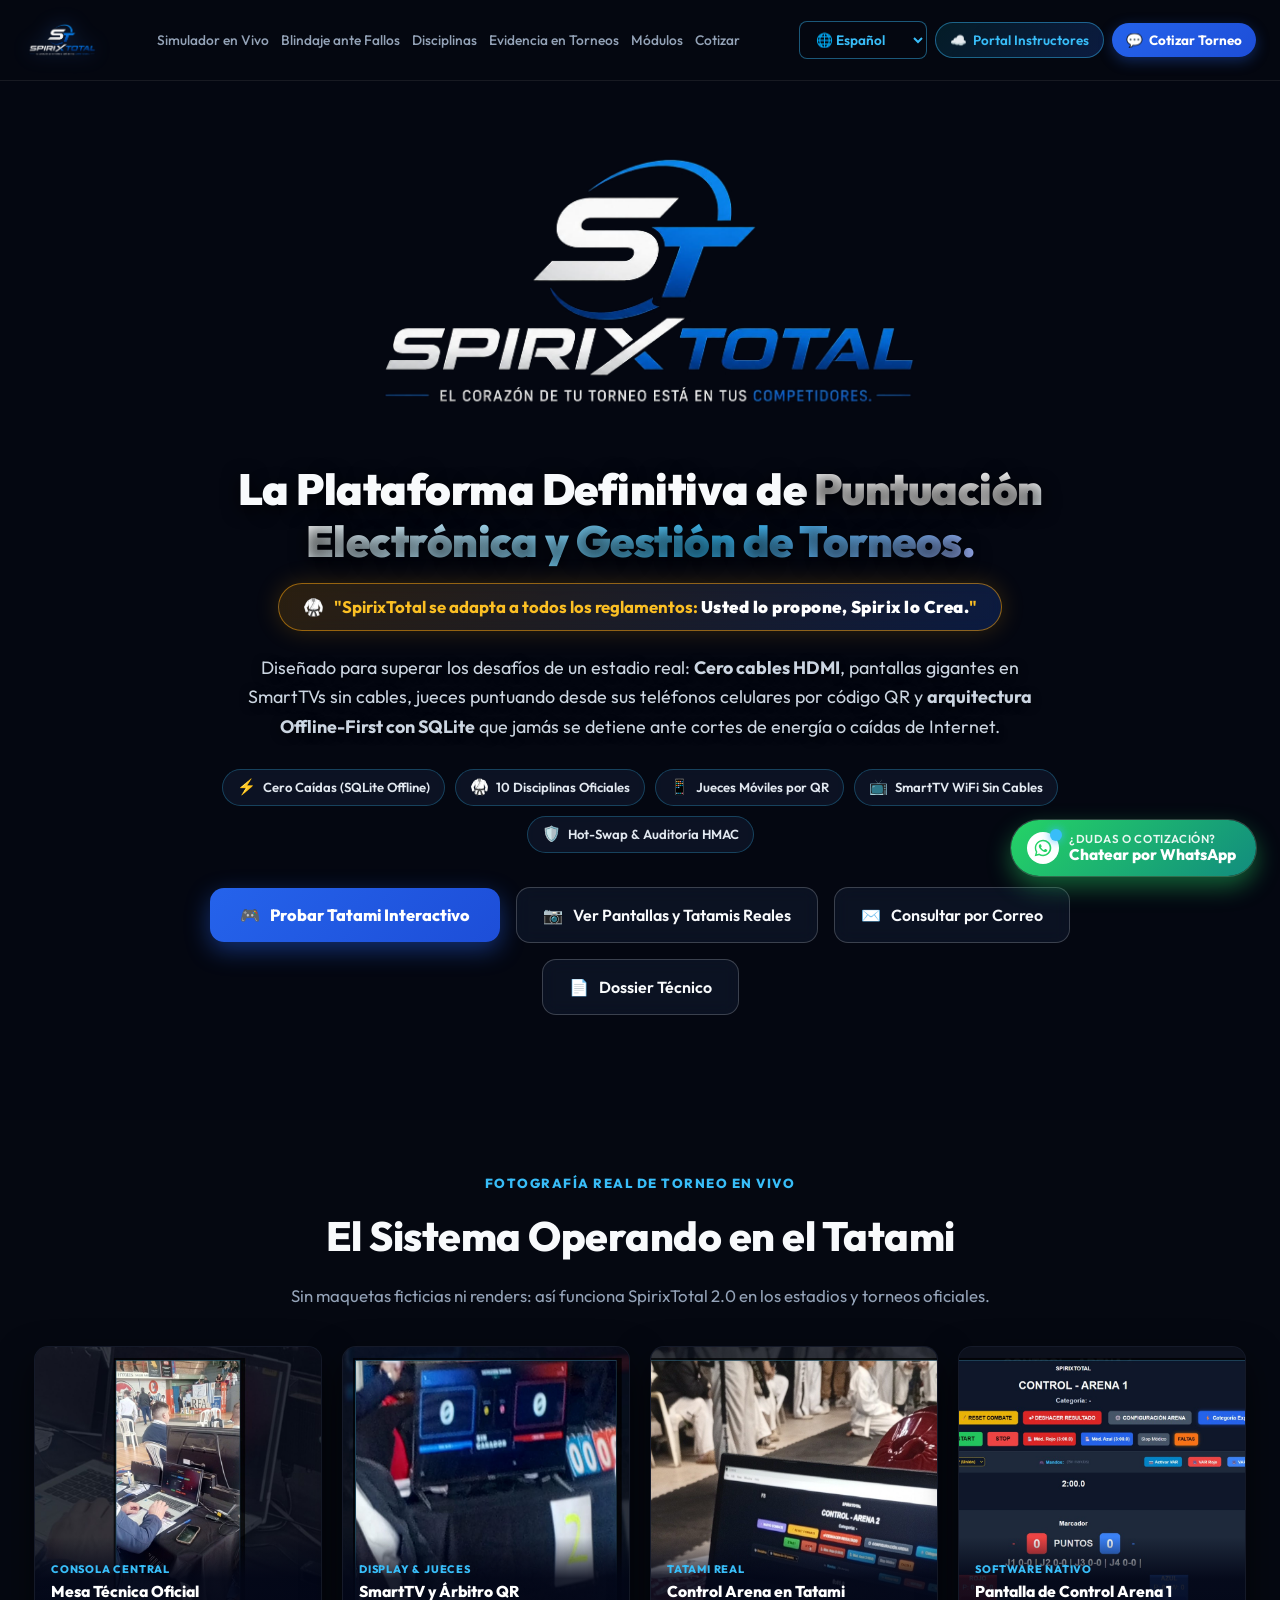
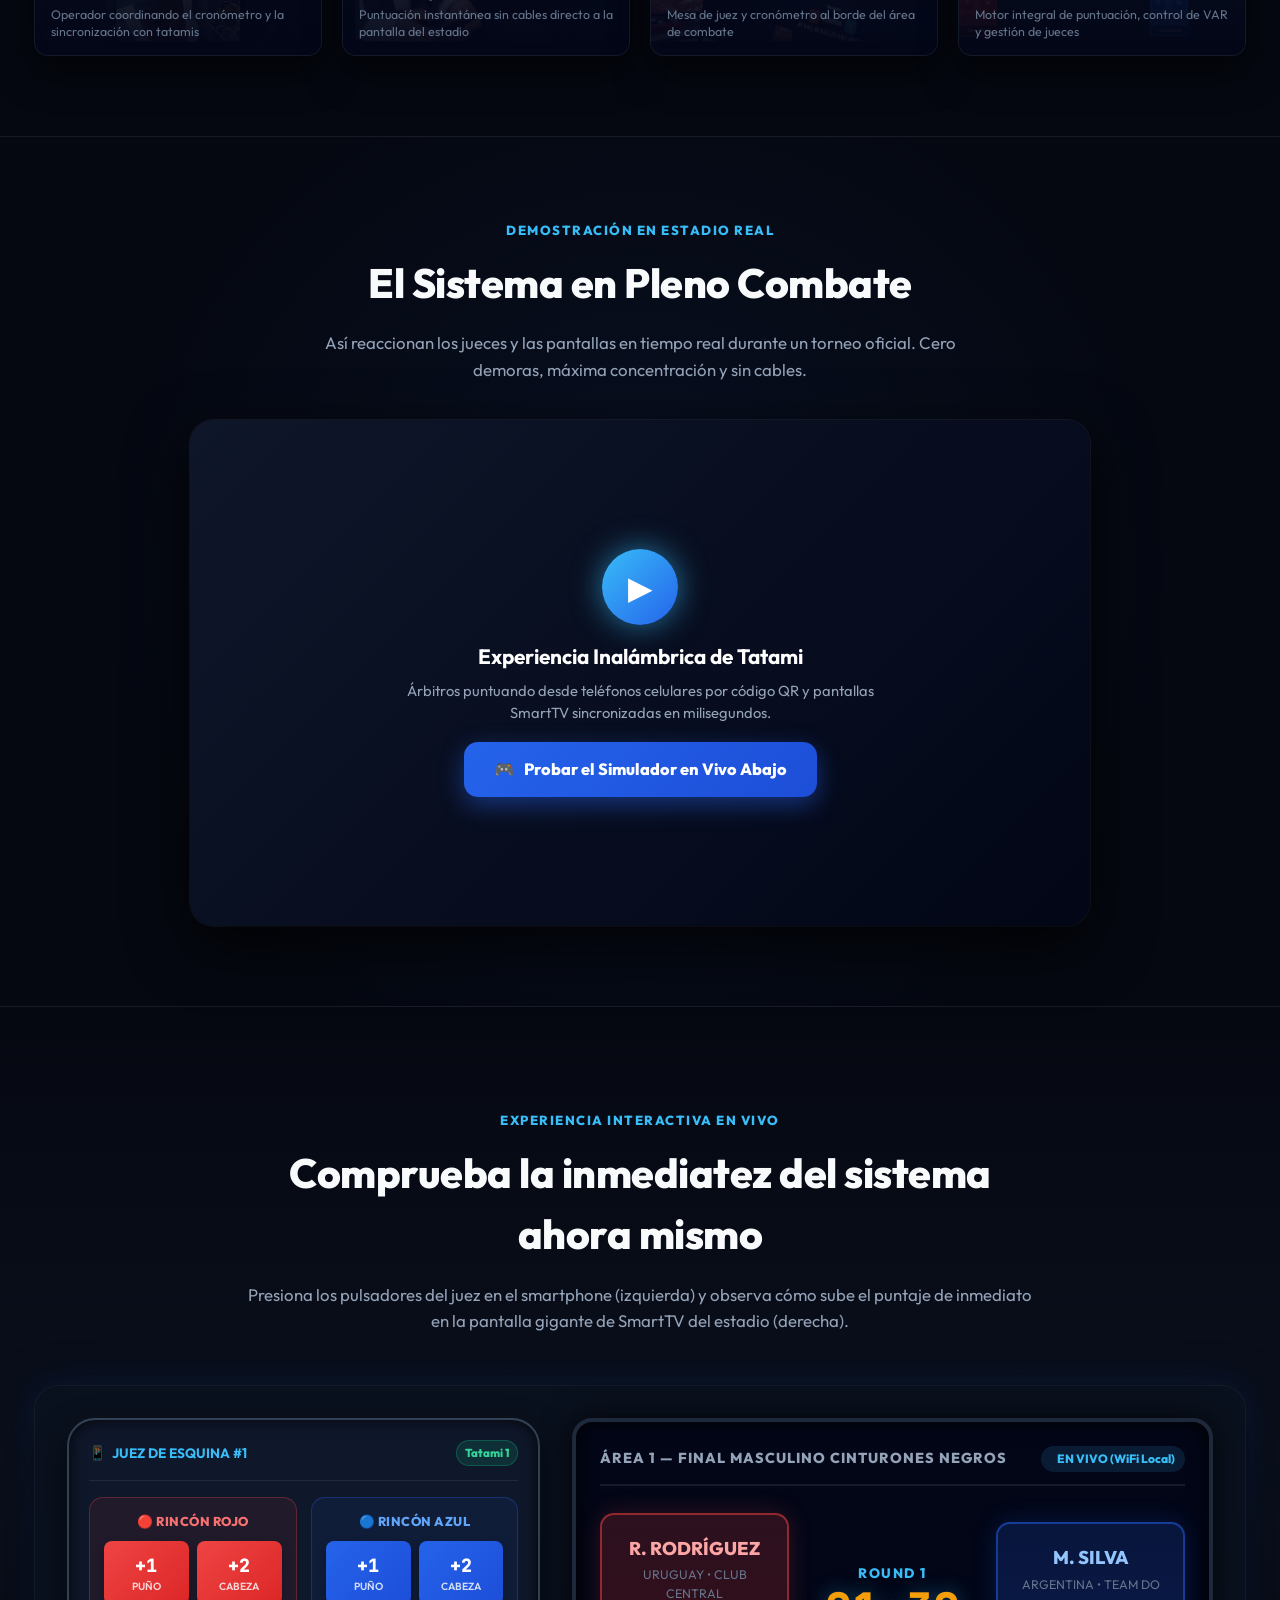
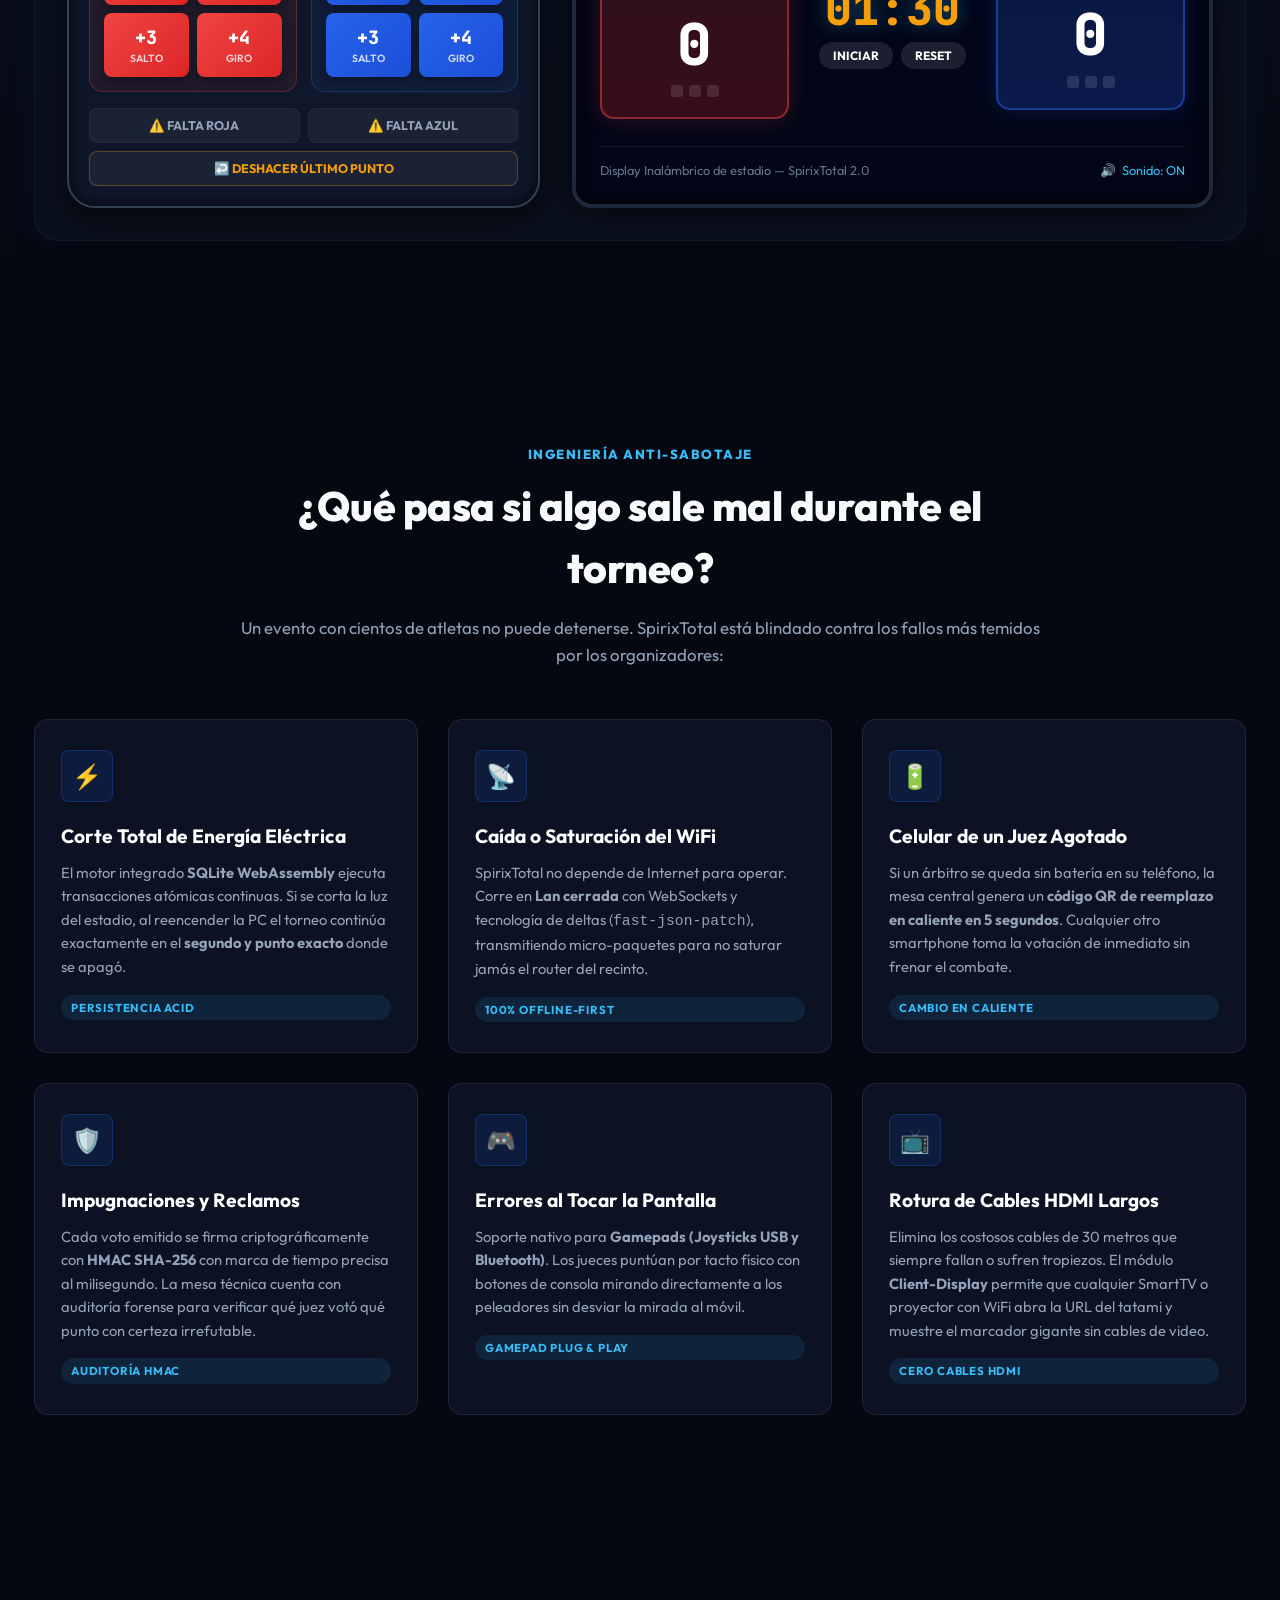
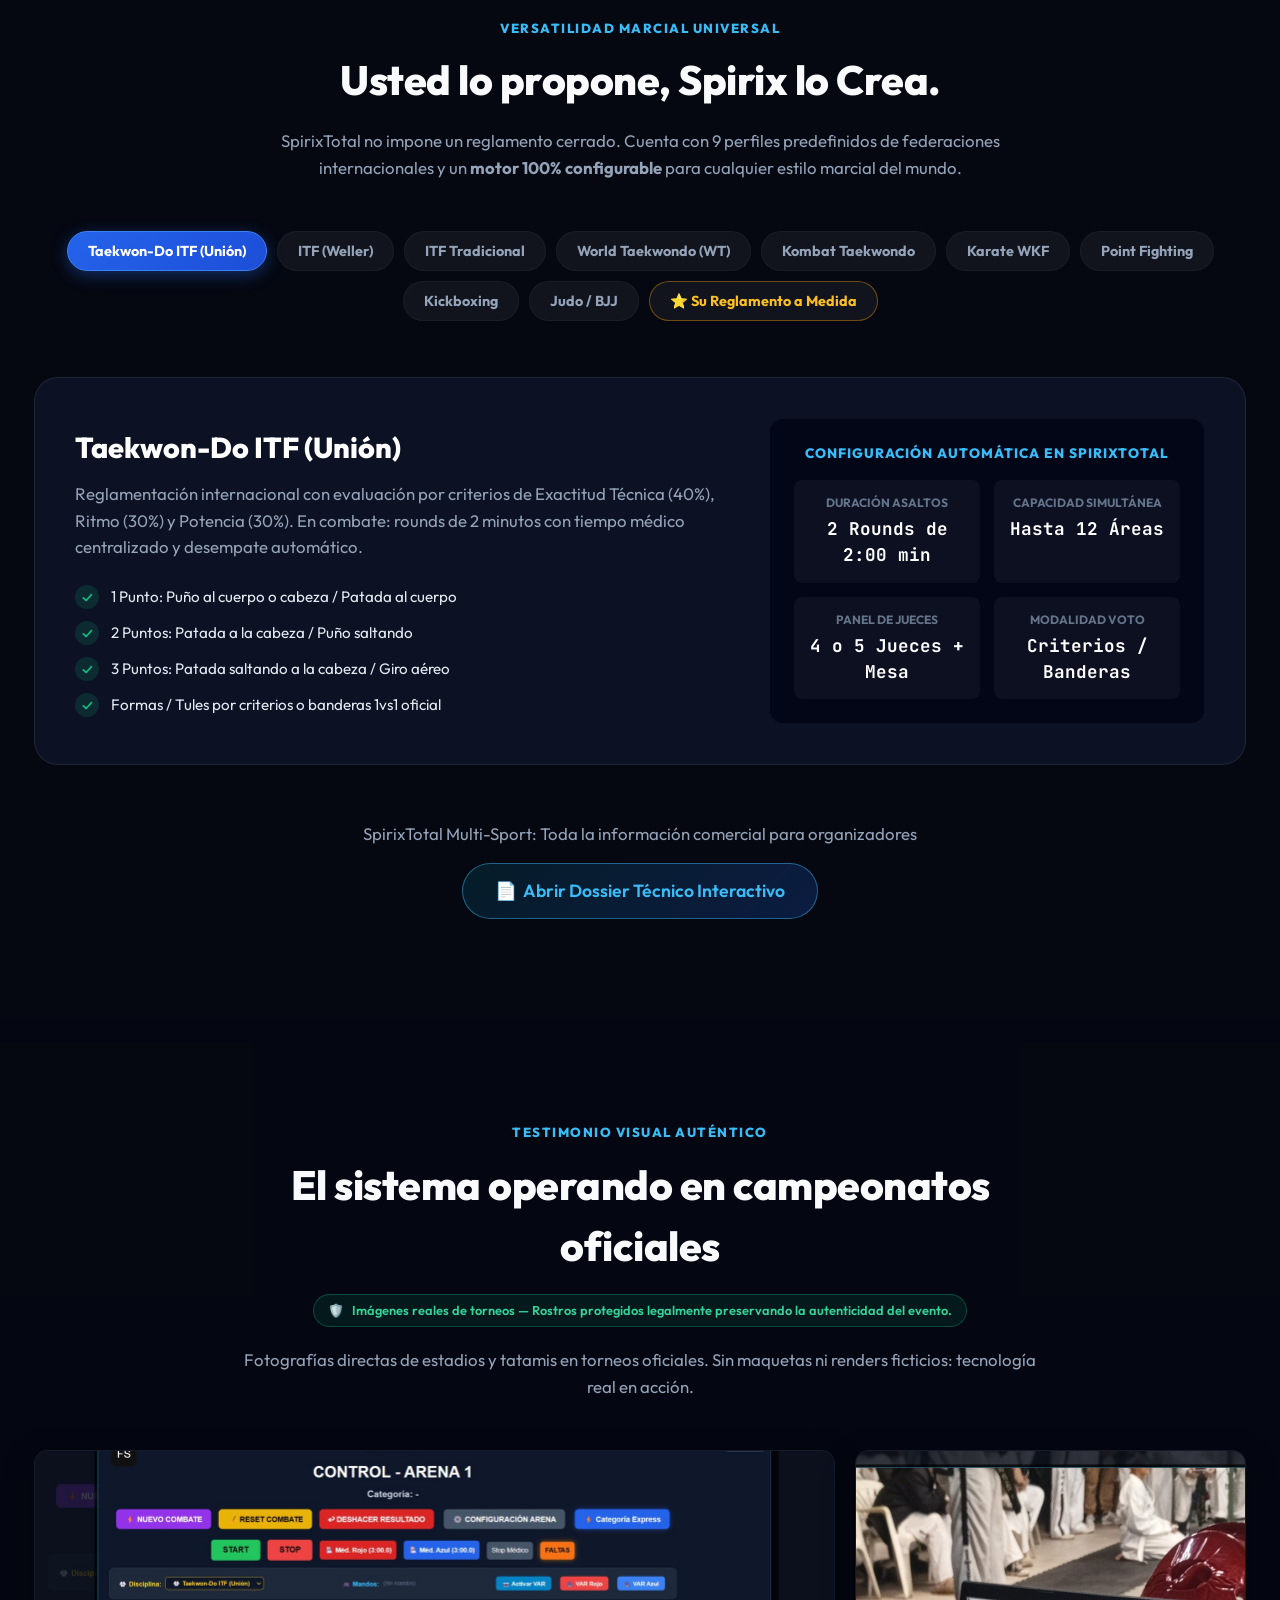
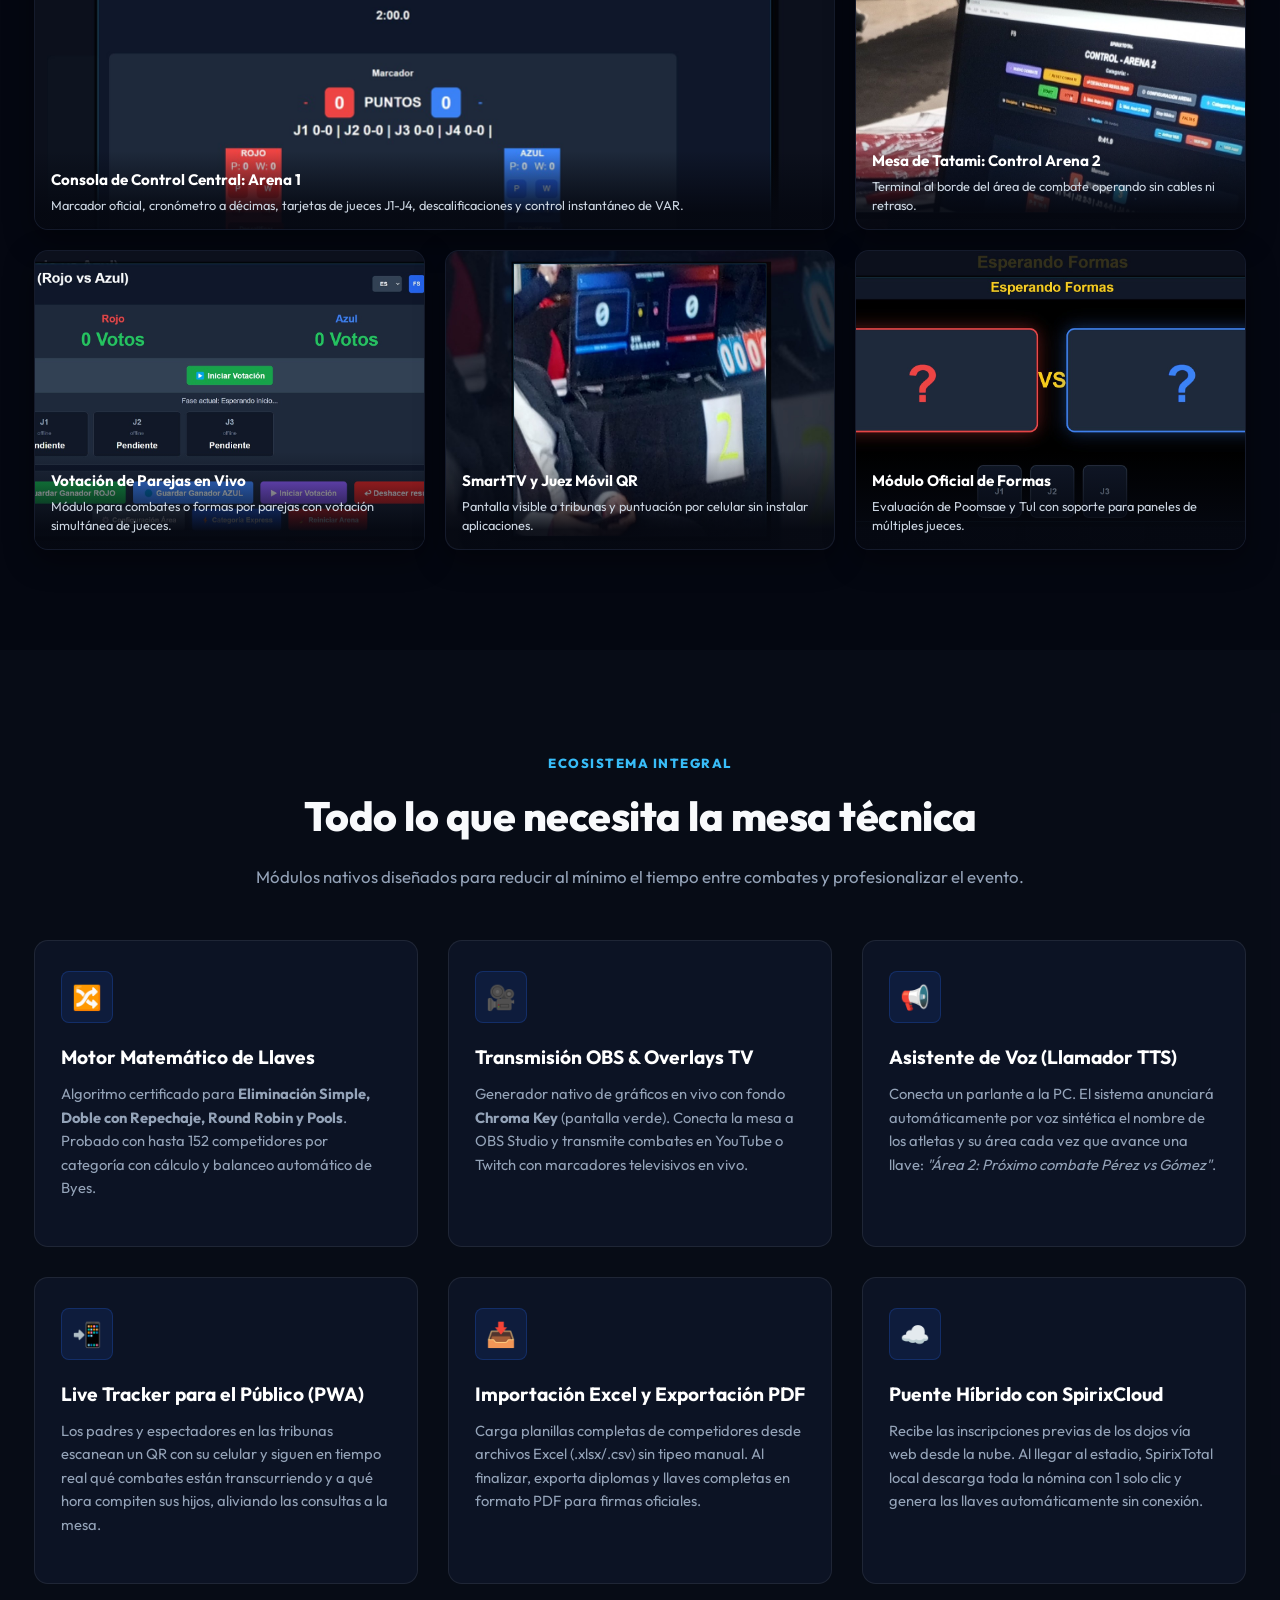
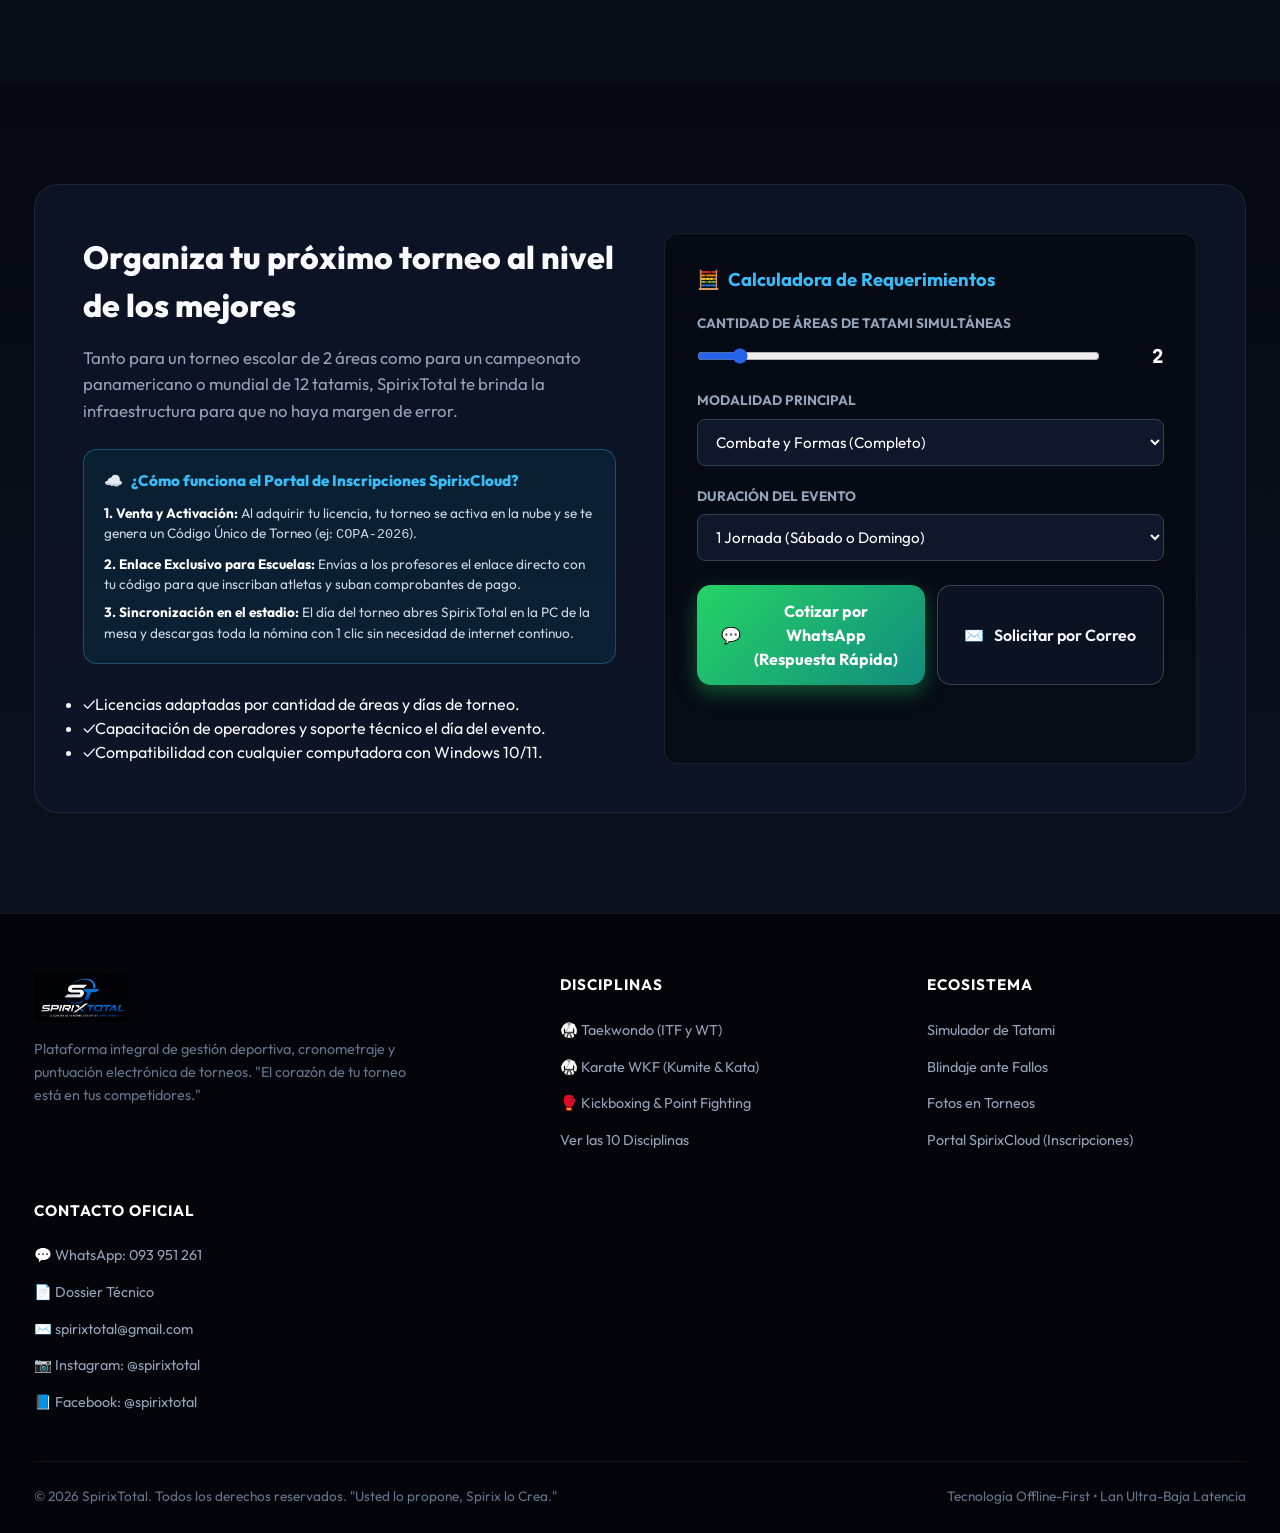
<file: index.html>
<!DOCTyPE html>
<html lang="es">
<head>
  <meta charset="UTF-8">
  <meta name="viewport" content="width=device-width, initial-scale=1.0, maximum-scale=1.0, user-scalable=no, shrink-to-fit=no">
  <title>SpirixTotal — Software de Puntuación Electrónica y Gestión de Torneos de Artes Marciales</title>
  
  <meta name="description" content="SpirixTotal 2.0 es el sistema líder para torneos de Taekwondo, Karate, Kickboxing y deportes de combate. Puntuación inalámbrica de jueces por celulares (QR), pantallas en SmartTVs sin cables, llaves automáticas y funcionamiento 100% offline a prueba de fallos.">
  <meta name="keywords" content="software para torneos de taekwondo, marcador electronico artes marciales, puntuacion electronica taekwondo itf wt, software torneos karate wkf, cronometro tatami artes marciales, sistema llaves cruces torneos combate, marcador smart tv tatami, software arbitraje artes marciales uruguay argentina mexico chile espana, spirix total, arbitraje celular qr">
  <meta name="robots" content="index, follow">
  <meta name="author" content="SpirixTotal">

  <!-- Open Graph / Redes Sociales -->
  <meta property="og:type" content="website">
  <meta property="og:url" content="https://spirixtotal.netlify.app/">
  <meta property="og:title" content="SpirixTotal — Plataforma Profesional de Puntuación de Torneos">
  <meta property="og:description" content="Moderniza tu torneo: jueces puntuando con sus celulares por QR, pantallas SmartTV sin cables y tolerancia total a fallos con SQLite offline.">
  <meta property="og:image" content="/img/logo-spirixtotal.png">

  <!-- Twitter Cards -->
  <meta name="twitter:card" content="summary_large_image">
  <meta name="twitter:title" content="SpirixTotal — Software de Puntuación Electrónica de Torneos">
  <meta name="twitter:description" content="Cero latencia LAN, arbitraje por celulares y pantallas SmartTV para deportes de combate.">
  <meta name="twitter:image" content="/img/logo-spirixtotal.png">
  
  <link rel="icon" type="image/png" href="/img/logo-spirixtotal.png">
  <link rel="canonical" href="https://spirixtotal.netlify.app/">

  <!-- Datos Estructurados Schema.org para Google Search Console -->
  <script type="application/ld+json">
  {
    "@context": "https://schema.org",
    "@type": "SoftwareApplication",
    "name": "SpirixTotal",
    "operatingSystem": "Windows, Android, iOS, Web",
    "applicationCategory": "SportsApplication",
    "offers": {
      "@type": "Offer",
      "price": "0",
      "priceCurrency": "USD",
      "availability": "https://schema.org/InStock"
    },
    "description": "Sistema profesional de puntuación electrónica y gestión integral de campeonatos de deportes de combate y artes marciales.",
    "aggregateRating": {
      "@type": "AggregateRating",
      "ratingValue": "4.9",
      "ratingCount": "38"
    }
  }
  </script>
  
  <!-- Google Fonts -->
  <link rel="preconnect" href="https://fonts.googleapis.com">
  <link rel="preconnect" href="https://fonts.gstatic.com" crossorigin>
  <link href="https://fonts.googleapis.com/css2?family=JetBrains+Mono:wght@700;800;900&family=Outfit:wght@300;400;500;600;700;800;900&display=swap" rel="stylesheet">
  
  <link rel="stylesheet" href="css/style.css">
</head>
<body>

  <!-- ========================================================================
       BARRA DE NAVEGACIÓN SUPERIOR
       ======================================================================== -->
  <header class="site-header">
    <div class="container header-inner">
      <a href="#" class="brand-link" title="Inicio SpirixTotal">
        <img src="img/logo-spirixtotal-transparent.png" alt="SpirixTotal" class="brand-logo-img">
      </a>
      
      <nav class="nav-menu">
        <a href="#simulador" class="nav-link">Simulador en Vivo</a>
        <a href="#resiliencia" class="nav-link">Blindaje ante Fallos</a>
        <a href="#disciplinas" class="nav-link">Disciplinas</a>
        <a href="#evidencia" class="nav-link">Evidencia en Torneos</a>
        <a href="#modulos" class="nav-link">Módulos</a>
        <a href="#cotizador" class="nav-link">Cotizar</a>
      </nav>
      
      <div class="header-actions">
          <!-- Selector de Idioma Personalizado -->
          <div class="lang-selector-wrap">
            <select id="custom-lang-select" class="custom-lang-select" onchange="doTranslate(this.value)" title="Seleccionar idioma">
              <option value="es">🌐 Español</option>
              <option value="en">🇬🇧 English</option>
              <option value="pt">🇧🇷 Português</option>
              <option value="fr">🇫🇷 Français</option>
              <option value="de">🇩🇪 Deutsch</option>
              <option value="ru">🇷🇺 Русский</option>
              <option value="ko">🇰🇷 한국어</option>
              <option value="ja">🇯🇵 日本語</option>
            </select>
          </div>
          <!-- div oculto requerido por Google Translate -->
          <div id="google_translate_element" style="display:none;"></div>
        <!-- Acceso ordenado a inscripciones con explicación de código -->
        <a href="https://spirixcloud-server.onrender.com" onclick="openCloudModal(event)" class="btn-cloud-access" title="Acceso a Inscripciones Cloud para Maestros">
          <span>☁️</span>
          <span>Portal Instructores</span>
        </a>
        
        <a href="#cotizador" class="btn-cta-nav">
          <span>💬</span>
          <span>Cotizar Torneo</span>
        </a>
        
        <button class="mobile-toggle" aria-label="Abrir menú">☰</button>
      </div>
    </div>
  </header>

  <main>
    <!-- ========================================================================
         HERO SECTION: LOGO PROTAGÓnico y COLLAGE FULL-WIDTH TRASERO
         ======================================================================== -->
    <section class="hero-fullwidth-section">
      <!-- Fondo Dinámico: Collage Panorámico de Torneos Reales -->
      <div class="hero-backdrop-collage" aria-hidden="true"></div>
      <div class="hero-backdrop-overlay" aria-hidden="true"></div>

      <div class="container">
        <!-- LOGO OFICIAL TRanSPARENTE, GRanDE y COMERCIALMENTE DESEABLE -->
        <div class="hero-main-logo-wrap">
          <img src="img/logo-spirixtotal-transparent.png" alt="SpirixTotal — El corazón de tu torneo está en tus competidores" class="hero-main-logo">
        </div>
        
        <h1 class="hero-headline">
          La Plataforma Definitiva de <span class="gradient-text">Puntuación Electrónica y Gestión de Torneos.</span>
        </h1>
        
        <!-- EL CONCEPTO CLAVE -->
        <div class="hero-concept-badge">
          <span>🥋</span>
          <span>"SpirixTotal se adapta a todos los reglamentos: <strong>Usted lo propone, Spirix lo Crea.</strong>"</span>
        </div>
        
        <p class="hero-description-lead">
          Diseñado para superar los desafíos de un estadio real: <strong>Cero cables HDMI</strong>, pantallas gigantes en SmartTVs sin cables, jueces puntuando desde sus teléfonos celulares por código QR y <strong>arquitectura Offline-First con SQLite</strong> que jamás se detiene ante cortes de energía o caídas de Internet.
        </p>

        <!-- Chips de blindaje y características -->
        <div class="hero-feature-pills">
          <span class="pill-chip"><span class="pill-icon">⚡</span> Cero Caídas (SQLite Offline)</span>
          <span class="pill-chip"><span class="pill-icon">🥋</span> 10 Disciplinas Oficiales</span>
          <span class="pill-chip"><span class="pill-icon">📱</span> Jueces Móviles por QR</span>
          <span class="pill-chip"><span class="pill-icon">📺</span> SmartTV WiFi Sin Cables</span>
          <span class="pill-chip"><span class="pill-icon">🛡️</span> Hot-Swap & Auditoría HMAC</span>
        </div>
        
        <div class="hero-cta-group">
          <a href="#simulador" class="btn-primary">
            <span>🎮</span>
            <span>Probar Tatami Interactivo</span>
          </a>

          <a href="#evidencia" class="btn-secondary">
            <span>📷</span>
            <span>Ver Pantallas y Tatamis Reales</span>
          </a>
          
          <a href="mailto:spirixtotal@gmail.com?subject=Consulta%20sobre%20SpirixTotal&body=Hola,%20me%20gustar&iacute;a%20pedir%20informaci&oacute;n%20y%20datos%20sobre%20el%20sistema%20SpirixTotal." class="btn-secondary">
              <span>✉️</span>
              <span>Consultar por Correo</span>
            </a>
          
          <a href="docs/SpirixTotal_Dossier_Tecnico.html" target="_blank" class="btn-secondary">
            <span>📄</span>
            <span>Dossier T&eacute;cnico</span>
          </a>
        </div>

        <!-- VITRINA DestACAda DE PUNTA A PUNTA: FUSIÓN DE PanTALLAS ORIGINALES SPIRIX y LOGO TRanSLÚCIDO -->
      </div>
    </section>

    <!-- ========================================================================
         SECCIÓN DE EVIDENCIA EN TORNEO: FOTOGRAFÍAS REALES EN TATAMI
         ======================================================================== -->
    <section id="operacion-tatami" class="evidence-section">
      <div class="container">
        <div class="evidence-header">
          <span class="section-tag">Fotografía Real de Torneo en Vivo</span>
          <h2 class="section-title">El Sistema Operando en el Tatami</h2>
          <p class="section-subtitle">
            Sin maquetas ficticias ni renders: así funciona SpirixTotal 2.0 en los estadios y torneos oficiales.
          </p>
        </div>

        <div class="hero-collage-grid">
          <!-- Pantalla 1: Mesa Técnica y Operador con Laptop Acer -->
          <div class="collage-card">
            <img src="img/operador-mesa-tecnica.jpg" alt="Mesa técnica y operador con laptop corriendo SpirixTotal en vivo en el estadio">
            <div class="collage-overlay">
              <span class="collage-tag">Consola Central</span>
              <div class="collage-title">Mesa Técnica Oficial</div>
              <div class="collage-desc">Operador coordinando el cronómetro y la sincronización con tatamis</div>
            </div>
          </div>
          
          <!-- Pantalla 2: Display de Combate SmartTV y Árbitro con QR -->
          <div class="collage-card">
            <img src="img/tatami-display-arbitro.jpg" alt="SmartTV mostrando el marcador en vivo y árbitro de traje puntuando por celular">
            <div class="collage-overlay">
              <span class="collage-tag">Display & Jueces</span>
              <div class="collage-title">SmartTV y Árbitro QR</div>
              <div class="collage-desc">Puntuación instantánea sin cables directo a la pantalla del estadio</div>
            </div>
          </div>
          
          <!-- Pantalla 3: Laptop en Tatami con Casco Rojo -->
          <div class="collage-card">
            <img src="img/tatami-laptop-arena2.jpg" alt="Laptop en tatami con Control Arena 2 de SpirixTotal y casco rojo de combate">
            <div class="collage-overlay">
              <span class="collage-tag">Tatami Real</span>
              <div class="collage-title">Control Arena en Tatami</div>
              <div class="collage-desc">Mesa de juez y cronómetro al borde del área de combate</div>
            </div>
          </div>
          
          <!-- Pantalla 4: Pantalla Principal de Control Arena 1 -->
          <div class="collage-card">
            <img src="img/pantalla-control-arena1.jpg" alt="Pantalla de software SpirixTotal: Control Arena 1 con faltas, VAR y puntuación">
            <div class="collage-overlay">
              <span class="collage-tag">Software Nativo</span>
              <div class="collage-title">Pantalla de Control Arena 1</div>
              <div class="collage-desc">Motor integral de puntuación, control de VAR y gestión de jueces</div>
            </div>
          </div>
        </div>
      </div>
    </section>

    <!-- ========================================================================
         SECCIÓN DE VIDEO EN ACCIÓN: DEMOSTRACIÓN EN TORNEO REAL
         ======================================================================== -->
    <section id="video-demo" class="video-showcase-section">
      <div class="container" style="text-align: center;">
        <span class="section-tag">Demostración en Estadio Real</span>
        <h2 class="section-title">El Sistema en Pleno Combate</h2>
        <p class="section-subtitle" style="max-width: 680px; margin: 0 auto;">
          Así reaccionan los jueces y las pantallas en tiempo real durante un torneo oficial. Cero demoras, máxima concentración y sin cables.
        </p>

        <div class="video-player-container">
          <div class="video-aspect-box">
            <div class="video-placeholder-card">
              <a href="#simulador" class="video-play-btn" title="Probar simulador interactivo">
                ▶
              </a>
              <h3 style="color:#ffffff; font-size:1.3rem; margin-bottom:8px;">Experiencia Inalámbrica de Tatami</h3>
              <p style="color:var(--text-muted); font-size:0.92rem; max-width:480px;">
                Árbitros puntuando desde teléfonos celulares por código QR y pantallas SmartTV sincronizadas en milisegundos.
              </p>
              <div style="margin-top: 18px;">
                <a href="#simulador" class="btn-primary" style="display:inline-flex;">
                  <span>🎮</span>
                  <span>Probar el Simulador en Vivo Abajo</span>
                </a>
              </div>
            </div>
          </div>
        </div>
      </div>
    </section>

    <!-- ========================================================================
         SIMULADOR INTERACTIVO DE TATAMI EN VIVO (PLAyGROUND)
         ======================================================================== -->
    <section id="simulador" class="simulator-section">
      <div class="container">
        <div class="section-head">
          <span class="section-tag">Experiencia Interactiva en Vivo</span>
          <h2 class="section-title">Comprueba la inmediatez del sistema ahora mismo</h2>
          <p class="section-subtitle">
            Presiona los pulsadores del juez en el smartphone (izquierda) y observa cómo sube el puntaje de inmediato en la pantalla gigante de SmartTV del estadio (derecha).
          </p>
        </div>
        
        <div class="simulator-workspace">
          <!-- Columna Izquierda: Celular del Juez (Móvil) -->
          <div class="judge-device-mockup">
            <div class="device-header">
              <div class="device-title">
                <span>📱</span>
                <span>Juez de Esquina #1</span>
              </div>
              <span class="device-tag">Tatami 1</span>
            </div>
            
            <div class="judge-corners-grid">
              <!-- Esquina Roja -->
              <div class="corner-box red">
                <div class="corner-label">🔴 Rincón Rojo</div>
                <div class="points-btn-grid">
                  <button class="btn-point red" onclick="simAddPoint('red', 1)">
                    +1 <span>Puño</span>
                  </button>
                  <button class="btn-point red" onclick="simAddPoint('red', 2)">
                    +2 <span>Cabeza</span>
                  </button>
                  <button class="btn-point red" onclick="simAddPoint('red', 3)">
                    +3 <span>Salto</span>
                  </button>
                  <button class="btn-point red" onclick="simAddPoint('red', 4)">
                    +4 <span>Giro</span>
                  </button>
                </div>
              </div>
              
              <!-- Esquina Azul -->
              <div class="corner-box blue">
                <div class="corner-label">🔵 Rincón Azul</div>
                <div class="points-btn-grid">
                  <button class="btn-point blue" onclick="simAddPoint('blue', 1)">
                    +1 <span>Puño</span>
                  </button>
                  <button class="btn-point blue" onclick="simAddPoint('blue', 2)">
                    +2 <span>Cabeza</span>
                  </button>
                  <button class="btn-point blue" onclick="simAddPoint('blue', 3)">
                    +3 <span>Salto</span>
                  </button>
                  <button class="btn-point blue" onclick="simAddPoint('blue', 4)">
                    +4 <span>Giro</span>
                  </button>
                </div>
              </div>
            </div>
            
            <div class="judge-controls-bottom">
              <button class="btn-aux" onclick="simAddFoul('red')">⚠️ Falta Roja</button>
              <button class="btn-aux" onclick="simAddFoul('blue')">⚠️ Falta Azul</button>
              <button class="btn-aux undo" onclick="simUndoLast()">↩️ Deshacer Último Punto</button>
            </div>
          </div>
          
          <!-- Columna Derecha: Pantalla TV del estadio -->
          <div class="stadium-screen-mockup">
            <div class="screen-topbar">
              <div class="screen-category">Área 1 — Final Masculino Cinturones Negros</div>
              <div class="screen-live-tag">
                <span class="status-dot-green"></span>
                <span>EN VIVO (WiFi Local)</span>
              </div>
            </div>
            
            <div class="screen-scoreboard">
              <!-- Competidor Rojo -->
              <div class="competitor-card red">
                <div class="comp-name">R. Rodríguez</div>
                <div class="comp-club">Uruguay • Club Central</div>
                <div id="sim-red-score" class="comp-score">0</div>
                <div class="comp-fouls">
                  <span id="sim-red-foul-1" class="foul-pip"></span>
                  <span id="sim-red-foul-2" class="foul-pip"></span>
                  <span id="sim-red-foul-3" class="foul-pip"></span>
                </div>
              </div>
              
              <!-- Cronómetro Central -->
              <div class="screen-timer-box">
                <div class="timer-round-label">ROUND 1</div>
                <div id="sim-timer-digits" class="timer-digits paused">01:30</div>
                <div class="timer-controls-row">
                  <button id="sim-btn-timer-toggle" class="btn-timer-action" onclick="simToggleTimer()">Iniciar</button>
                  <button id="sim-btn-timer-reset" class="btn-timer-action" onclick="simResetMatch()">Reset</button>
                </div>
              </div>
              
              <!-- Competidor Azul -->
              <div class="competitor-card blue">
                <div class="comp-name">M. Silva</div>
                <div class="comp-club">Argentina • Team Do</div>
                <div id="sim-blue-score" class="comp-score">0</div>
                <div class="comp-fouls">
                  <span id="sim-blue-foul-1" class="foul-pip"></span>
                  <span id="sim-blue-foul-2" class="foul-pip"></span>
                  <span id="sim-blue-foul-3" class="foul-pip"></span>
                </div>
              </div>
            </div>
            
            <div class="screen-bottom-bar">
              <div>Display Inalámbrico de estadio — SpirixTotal 2.0</div>
              <div id="sim-sound-toggle" class="sound-toggle-btn active" title="Activar/Desactivar sonido">
                <span>🔊</span>
                <span class="sound-status-text">Sonido: ON</span>
              </div>
            </div>
          </div>
        </div>
      </div>
    </section>

    <!-- ========================================================================
         SECCIÓN DE BLINdaJE anTE ERRORES y FALLOS (ZERO-FAILURE)
         ======================================================================== -->
    <section id="resiliencia" class="resilience-section">
      <div class="container">
        <div class="section-head">
          <span class="section-tag">Ingeniería anti-Sabotaje</span>
          <h2 class="section-title">¿Qué pasa si algo sale mal durante el torneo?</h2>
          <p class="section-subtitle">
            Un evento con cientos de atletas no puede detenerse. SpirixTotal está blindado contra los fallos más temidos por los organizadores:
          </p>
        </div>
        
        <div class="resilience-grid">
          <div class="resilience-card">
            <div class="resilience-icon">⚡</div>
            <h3>Corte Total de Energía Eléctrica</h3>
            <p>
              El motor integrado <strong>SQLite WebAssembly</strong> ejecuta transacciones atómicas continuas. Si se corta la luz del estadio, al reencender la PC el torneo continúa exactamente en el <strong>segundo y punto exacto</strong> donde se apagó.
            </p>
            <span class="resilience-badge">Persistencia ACID</span>
          </div>
          
          <div class="resilience-card">
            <div class="resilience-icon">📡</div>
            <h3>Caída o Saturación del WiFi</h3>
            <p>
              SpirixTotal no depende de Internet para operar. Corre en <strong>Lan cerrada</strong> con WebSockets y tecnología de deltas (<code>fast-json-patch</code>), transmitiendo micro-paquetes para no saturar jamás el router del recinto.
            </p>
            <span class="resilience-badge">100% Offline-First</span>
          </div>
          
          <div class="resilience-card">
            <div class="resilience-icon">🔋</div>
            <h3>Celular de un Juez Agotado</h3>
            <p>
              Si un árbitro se queda sin batería en su teléfono, la mesa central genera un <strong>código QR de reemplazo en caliente en 5 segundos</strong>. Cualquier otro smartphone toma la votación de inmediato sin frenar el combate.
            </p>
            <span class="resilience-badge">Cambio en Caliente</span>
          </div>
          
          <div class="resilience-card">
            <div class="resilience-icon">🛡️</div>
            <h3>Impugnaciones y Reclamos</h3>
            <p>
              Cada voto emitido se firma criptográficamente con <strong>HMAC SHA-256</strong> con marca de tiempo precisa al milisegundo. La mesa técnica cuenta con auditoría forense para verificar qué juez votó qué punto con certeza irrefutable.
            </p>
            <span class="resilience-badge">Auditoría HMAC</span>
          </div>
          
          <div class="resilience-card">
            <div class="resilience-icon">🎮</div>
            <h3>Errores al Tocar la Pantalla</h3>
            <p>
              Soporte nativo para <strong>Gamepads (Joysticks USB y Bluetooth)</strong>. Los jueces puntúan por tacto físico con botones de consola mirando directamente a los peleadores sin desviar la mirada al móvil.
            </p>
            <span class="resilience-badge">Gamepad Plug & Play</span>
          </div>
          
          <div class="resilience-card">
            <div class="resilience-icon">📺</div>
            <h3>Rotura de Cables HDMI Largos</h3>
            <p>
              Elimina los costosos cables de 30 metros que siempre fallan o sufren tropiezos. El módulo <strong>Client-Display</strong> permite que cualquier SmartTV o proyector con WiFi abra la URL del tatami y muestre el marcador gigante sin cables de video.
            </p>
            <span class="resilience-badge">Cero Cables HDMI</span>
          </div>
        </div>
      </div>
    </section>

    <!-- ========================================================================
         SELECTOR COMPLETO DE 10 DISCIPLINAS & FILOSOFÍA MODULAR
         ======================================================================== -->
    <section id="disciplinas" class="disciplines-section">
      <div class="container">
        <div class="section-head">
          <span class="section-tag">Versatilidad Marcial Universal</span>
          <h2 class="section-title">Usted lo propone, Spirix lo Crea.</h2>
          <p class="section-subtitle">
            SpirixTotal no impone un reglamento cerrado. Cuenta con 9 perfiles predefinidos de federaciones internacionales y un <strong>motor 100% configurable</strong> para cualquier estilo marcial del mundo.
          </p>
        </div>
        
        <div class="disciplines-tabs">
          <button class="tab-btn active" data-discipline="itf">Taekwon-Do ITF (Unión)</button>
          <button class="tab-btn" data-discipline="citi">ITF (Weller)</button>
          <button class="tab-btn" data-discipline="tradicional">ITF Tradicional</button>
          <button class="tab-btn" data-discipline="wt">World Taekwondo (WT)</button>
          <button class="tab-btn" data-discipline="kombat">Kombat Taekwondo</button>
          <button class="tab-btn" data-discipline="karate">Karate WKF</button>
          <button class="tab-btn" data-discipline="point">Point Fighting</button>
          <button class="tab-btn" data-discipline="kickboxing">Kickboxing</button>
          <button class="tab-btn" data-discipline="judo">Judo / BJJ</button>
          <button class="tab-btn gold-btn" data-discipline="custom">⭐ Su Reglamento a Medida</button>
        </div>
        
        <div class="discipline-content-box">
          <div id="discipline-details-box" class="discipline-details">
            <h3>Taekwon-Do ITF (Unión)</h3>
            <p>
              Reglamentación internacional con evaluación por criterios de Exactitud Técnica (40%), Ritmo (30%) y Potencia (30%). En combate: rounds de 2 minutos con tiempo médico centralizado y desempate automático.
            </p>
            <ul class="discipline-specs-list">
              <li><span class="spec-icon">✓</span>1 Punto: Puño al cuerpo o cabeza / Patada al cuerpo</li>
              <li><span class="spec-icon">✓</span>2 Puntos: Patada a la cabeza / Puño saltando</li>
              <li><span class="spec-icon">✓</span>3 Puntos: Patada saltando a la cabeza / Giro aéreo</li>
              <li><span class="spec-icon">✓</span>Formas / Tules por criterios o banderas 1vs1 oficial</li>
            </ul>
          </div>
          
          <div id="discipline-preset-box" class="discipline-preview-box">
            <div class="preset-title">Configuración Automática en SpirixTotal</div>
            <div class="preset-features-grid">
              <div class="preset-feature-item">
                <h5>Duración Asaltos</h5>
                <p>2 Rounds de 2:00 min</p>
              </div>
              <div class="preset-feature-item">
                <h5>Capacidad Simultánea</h5>
                <p>Hasta 12 Áreas</p>
              </div>
              <div class="preset-feature-item">
                <h5>Panel de Jueces</h5>
                <p>4 o 5 Jueces + Mesa</p>
              </div>
              <div class="preset-feature-item">
                <h5>Modalidad Voto</h5>
                <p>Criterios / Banderas</p>
              </div>
            </div>
          </div>
        </div>
      
          <div style="text-align: center; margin-top: 56px;">
            <p style="color: #94a3b8; font-size: 1.05rem; margin-bottom: 16px;">SpirixTotal Multi-Sport: Toda la informaci&oacute;n comercial para organizadores</p>
            <a href="docs/SpirixTotal_Dossier_Tecnico.html" target="_blank" class="btn-cloud-access" style="padding: 14px 32px; font-size: 1.1rem;">
              <span>&#128196;</span>
              <span>Abrir Dossier T&eacute;cnico Interactivo</span>
            </a>
          </div>
        </div>
    </section>

    <!-- ========================================================================
         GALERÍA DE EVIDENCIA REAL (CON PROTECCIÓN LEGAL DE ROSTROS)
         ======================================================================== -->
    <section id="galeria-estadio" class="gallery-section">
      <div class="container">
        <div class="section-head">
          <span class="section-tag">Testimonio Visual Auténtico</span>
          <h2 class="section-title">El sistema operando en campeonatos oficiales</h2>
          
          <div class="privacy-legal-notice">
            <span>🛡️</span>
            <span>Imágenes reales de torneos — Rostros protegidos legalmente preservando la autenticidad del evento.</span>
          </div>
          
          <p class="section-subtitle">
            Fotografías directas de estadios y tatamis en torneos oficiales. Sin maquetas ni renders ficticios: tecnología real en acción.
          </p>
        </div>
        
        <div class="gallery-grid">
          <!-- Foto Grande: Pantalla de Control Principal Arena 1 -->
          <div class="gallery-item col-8">
            <img src="img/pantalla-control-arena1.jpg" alt="Pantalla de control central de SpirixTotal operando en vivo">
            <div class="gallery-caption">
              <h4>Consola de Control Central: Arena 1</h4>
              <p>Marcador oficial, cronómetro a décimas, tarjetas de jueces J1-J4, descalificaciones y control instantáneo de VAR.</p>
            </div>
          </div>
          
          <!-- Foto: Tatami Laptop con Casco Rojo -->
          <div class="gallery-item col-4">
            <img src="img/tatami-laptop-arena2.jpg" alt="Laptop en tatami con sistema de cronómetro y casco rojo de combate">
            <div class="gallery-caption">
              <h4>Mesa de Tatami: Control Arena 2</h4>
              <p>Terminal al borde del área de combate operando sin cables ni retraso.</p>
            </div>
          </div>
          
          <!-- Foto: Votación de Parejas -->
          <div class="gallery-item col-4-b">
            <img src="img/pantalla-votacion-parejas.jpg" alt="Pantalla de votación directa Parejas Rojo vs Azul">
            <div class="gallery-caption">
              <h4>Votación de Parejas en Vivo</h4>
              <p>Módulo para combates o formas por parejas con votación simultánea de jueces.</p>
            </div>
          </div>
          
          <!-- Foto: Display SmartTV y Árbitro QR -->
          <div class="gallery-item col-4-c">
            <img src="img/tatami-display-arbitro.jpg" alt="SmartTV transmitiendo los resultados del combate en vivo y árbitro con móvil">
            <div class="gallery-caption">
              <h4>SmartTV y Juez Móvil QR</h4>
              <p>Pantalla visible a tribunas y puntuación por celular sin instalar aplicaciones.</p>
            </div>
          </div>
          
          <!-- Foto: Módulo de Formas -->
          <div class="gallery-item col-4-d">
            <img src="img/pantalla-esperando-formas.jpg" alt="Pantalla de software SpirixTotal: Módulo Oficial de Formas">
            <div class="gallery-caption">
              <h4>Módulo Oficial de Formas</h4>
              <p>Evaluación de Poomsae y Tul con soporte para paneles de múltiples jueces.</p>
            </div>
          </div>
        </div>
      </div>
    </section>

    <!-- ========================================================================
         MÓDULOS OFICIALES DE LA PLATAFORMA
         ======================================================================== -->
    <section id="modulos" class="resilience-section" style="background: rgba(12, 18, 32, 0.4);">
      <div class="container">
        <div class="section-head">
          <span class="section-tag">Ecosistema Integral</span>
          <h2 class="section-title">Todo lo que necesita la mesa técnica</h2>
          <p class="section-subtitle">
            Módulos nativos diseñados para reducir al mínimo el tiempo entre combates y profesionalizar el evento.
          </p>
        </div>
        
        <div class="resilience-grid">
          <div class="resilience-card">
            <div class="resilience-icon">🔀</div>
            <h3>Motor Matemático de Llaves</h3>
            <p>
              Algoritmo certificado para <strong>Eliminación Simple, Doble con Repechaje, Round Robin y Pools</strong>. Probado con hasta 152 competidores por categoría con cálculo y balanceo automático de Byes.
            </p>
          </div>
          
          <div class="resilience-card">
            <div class="resilience-icon">🎥</div>
            <h3>Transmisión OBS & Overlays TV</h3>
            <p>
              Generador nativo de gráficos en vivo con fondo <strong>Chroma Key</strong> (pantalla verde). Conecta la mesa a OBS Studio y transmite combates en YouTube o Twitch con marcadores televisivos en vivo.
            </p>
          </div>
          
          <div class="resilience-card">
            <div class="resilience-icon">📢</div>
            <h3>Asistente de Voz (Llamador TTS)</h3>
            <p>
              Conecta un parlante a la PC. El sistema anunciará automáticamente por voz sintética el nombre de los atletas y su área cada vez que avance una llave: <em>"Área 2: Próximo combate Pérez vs Gómez"</em>.
            </p>
          </div>
          
          <div class="resilience-card">
            <div class="resilience-icon">📲</div>
            <h3>Live Tracker para el Público (PWA)</h3>
            <p>
              Los padres y espectadores en las tribunas escanean un QR con su celular y siguen en tiempo real qué combates están transcurriendo y a qué hora compiten sus hijos, aliviando las consultas a la mesa.
            </p>
          </div>
          
          <div class="resilience-card">
            <div class="resilience-icon">📥</div>
            <h3>Importación Excel y Exportación PDF</h3>
            <p>
              Carga planillas completas de competidores desde archivos Excel (.xlsx/.csv) sin tipeo manual. Al finalizar, exporta diplomas y llaves completas en formato PDF para firmas oficiales.
            </p>
          </div>
          
          <div class="resilience-card">
            <div class="resilience-icon">☁️</div>
            <h3>Puente Híbrido con SpirixCloud</h3>
            <p>
              Recibe las inscripciones previas de los dojos vía web desde la nube. Al llegar al estadio, SpirixTotal local descarga toda la nómina con 1 solo clic y genera las llaves automáticamente sin conexión.
            </p>
          </div>
        </div>
      </div>
    </section>

    <!-- ========================================================================
         COTIZADOR RÁPIDO & EXPLICACIÓN DEL FLUJO SPIRIXCLOUD
         ======================================================================== -->
    <section id="cotizador" class="contact-section">
      <div class="container">
        <div class="contact-card">
          <div class="contact-info-col">
            <h3>Organiza tu próximo torneo al nivel de los mejores</h3>
            <p>
              Tanto para un torneo escolar de 2 áreas como para un campeonato panamericano o mundial de 12 tatamis, SpirixTotal te brinda la infraestructura para que no haya margen de error.
            </p>
            
            <!-- CAJA EXPLICATIVA DEL FLUJO SPIRIXCLOUD -->
            <div class="cloud-flow-explainer">
              <h4><span>☁️</span> ¿Cómo funciona el Portal de Inscripciones SpirixCloud?</h4>
              <ul class="cloud-flow-steps">
                <li><strong>1. Venta y Activación:</strong> Al adquirir tu licencia, tu torneo se activa en la nube y se te genera un Código Único de Torneo (ej: <code>COPA-2026</code>).</li>
                <li><strong>2. Enlace Exclusivo para Escuelas:</strong> Envías a los profesores el enlace directo con tu código para que inscriban atletas y suban comprobantes de pago.</li>
                <li><strong>3. Sincronización en el estadio:</strong> El día del torneo abres SpirixTotal en la PC de la mesa y descargas toda la nómina con 1 clic sin necesidad de internet continuo.</li>
              </ul>
            </div>
            
            <ul class="contact-perks-list">
              <li><span>✓</span>Licencias adaptadas por cantidad de áreas y días de torneo.</li>
              <li><span>✓</span>Capacitación de operadores y soporte técnico el día del evento.</li>
              <li><span>✓</span>Compatibilidad con cualquier computadora con Windows 10/11.</li>
            </ul>
          </div>
          
          <div class="calculator-col">
            <div class="calc-title">
              <span>🧮</span>
              <span>Calculadora de Requerimientos</span>
            </div>
            
            <div class="calc-group">
              <label>Cantidad de Áreas de Tatami Simultáneas</label>
              <div class="calc-slider-wrap">
                <input type="range" id="calc-areas-slider" class="calc-slider" min="1" max="12" value="2">
                <span id="calc-areas-val" class="slider-val-badge">2</span>
              </div>
            </div>
            
            <div class="calc-group">
              <label>Modalidad Principal</label>
              <select id="calc-modality" class="calc-select">
                <option value="Combate y Formas">Combate y Formas (Completo)</option>
                <option value="Sólo Combate">Sólo Combate (Kyorugi / Kumite)</option>
                <option value="Sólo Formas / Poomsae">Sólo Formas / Poomsae / Tuls</option>
                <option value="Multi-Disciplina">Multi-Disciplina (ITF, Karate, Kick)</option>
                <option value="Reglamento a Medida">Reglamento Personalizado (A Medida)</option>
              </select>
            </div>
            
            <div class="calc-group">
              <label>Duración del Evento</label>
              <select id="calc-days" class="calc-select">
                <option value="1 Día">1 Jornada (Sábado o Domingo)</option>
                <option value="2 Días">2 Días de Campeonato</option>
                <option value="3 o más Días">3 Días o más (Panamericano / Open)</option>
              </select>
            </div>
            
            <div class="quote-actions-row">
              <a id="btn-whatsapp-quote" href="#" target="_blank" class="btn-whatsapp-quote">
                <span>💬</span>
                <span>Cotizar por WhatsApp (Respuesta Rápida)</span>
              </a>
              <a id="btn-email-quote" href="mailto:spirixtotal@gmail.com?subject=Solicitud%20de%20Datos%20y%20Presupuesto&body=Hola,%20deseo%20solicitar%20informaci&oacute;n%20y%20datos%20para%20mi%20torneo." class="btn-secondary">
                <span>✉️</span>
                <span>Solicitar por Correo</span>
              </a>
            </div>
          </div>
        </div>
      </div>
    </section>
  </main>

  <!-- ========================================================================
       MOdaL DE INGRESO A SPIRIXCLOUD (CON CÓDIGO DE TORNEO)
       ======================================================================== -->
  <div id="cloud-access-modal" style="display:none; position:fixed; top:0; left:0; width:100%; height:100%; background:rgba(0,0,0,0.85); z-index:2000; align-items:center; justify-content:center; backdrop-filter:blur(8px);">
    <div style="background:#0f172a; border:1px solid #38bdf8; border-radius:18px; padding:32px; max-width:480px; width:90%; box-shadow:0 20px 60px rgba(0,0,0,0.9); text-align:center; position:relative;">
      <button onclick="closeCloudModal()" style="position:absolute; top:16px; right:16px; color:#94a3b8; font-size:1.4rem; cursor:pointer;">&times;</button>
      
      <div style="font-size:2.4rem; margin-bottom:8px;">☁️</div>
      <h3 style="color:#38bdf8; font-size:1.4rem; margin-bottom:10px;">Portal de Instructores SpirixCloud</h3>
      <p style="color:#94a3b8; font-size:0.92rem; line-height:1.5; margin-bottom:20px;">
        Para inscribir atletas a un campeonato, ingrese el <strong>Código de Torneo</strong> proporcionado por el organizador de su evento:
      </p>
      
      <input type="text" id="modal-tournament-slug" placeholder="Ejemplo: COPA-URUGUAy-2026" style="width:100%; padding:14px; background:#020617; border:1px solid #334155; border-radius:8px; color:#ffffff; font-size:1rem; font-family:monospace; text-align:center; text-transform:uppercase; margin-bottom:16px;">
      
      <button onclick="handleCloudAccess()" class="btn-primary" style="width:100%; justify-content:center; padding:14px;">
        <span>Ingresar a Mi Torneo Activo</span>
      </button>

      <script>
        function handleCloudAccess() {
          const code = document.getElementById('modal-tournament-slug').value.trim();
          if (!code) {
            alert('Por favor, ingresa el C\u00f3digo de Torneo para continuar.');
            return;
          }
          window.location.href = 'https://spirixcloud.netlify.app/?t=' + encodeURIComponent(code);
        }
      </script>
      
      <p style="color:#64748b; font-size:0.78rem; margin-top:16px;">
        ¿Aún no tienes código de torneo? Solicita al comit&eacute;é organizador de tu evento el enlace de invitación.
      </p>
    </div>
  </div>

  <!-- ========================================================================
       PIE DE PÁGINA
       ======================================================================== -->
  <footer class="site-footer">
    <div class="container">
      <div class="footer-grid">
        <div class="footer-brand-col">
          <img src="img/logo-spirixtotal.png" alt="SpirixTotal" style="height: 48px;">
          <p>
            Plataforma integral de gestión deportiva, cronometraje y puntuación electrónica de torneos. "El corazón de tu torneo está en tus competidores."
          </p>
        </div>
        
        <div class="footer-col">
          <h4>Disciplinas</h4>
          <ul class="footer-links">
            <li><a href="taekwondo.html">🥋 Taekwondo (ITF y WT)</a></li>
            <li><a href="karate.html">🥋 Karate WKF (Kumite & Kata)</a></li>
            <li><a href="kickboxing.html">🥊 Kickboxing & Point Fighting</a></li>
            <li><a href="#disciplinas">Ver las 10 Disciplinas</a></li>
          </ul>
        </div>

        <div class="footer-col">
          <h4>Ecosistema</h4>
          <ul class="footer-links">
            <li><a href="#simulador">Simulador de Tatami</a></li>
            <li><a href="#resiliencia">Blindaje ante Fallos</a></li>
            <li><a href="#galeria-estadio">Fotos en Torneos</a></li>
            <li><a href="https://spirixcloud-server.onrender.com" onclick="openCloudModal(event)">Portal SpirixCloud (Inscripciones)</a></li>
          </ul>
        </div>
        
        <div class="footer-col">
          <h4>Contacto Oficial</h4>
          <ul class="footer-links">
            <li><a href="https://wa.me/59893951261" target="_blank">💬 WhatsApp: 093 951 261</a></li>
            <li><a href="docs/SpirixTotal_Dossier_Tecnico.html" target="_blank">📄 Dossier Técnico</a></li>
            <li><a href="mailto:spirixtotal@gmail.com">✉️ spirixtotal@gmail.com</a></li>
            <li><a href="https://instagram.com/spirixtotal" target="_blank">📷 Instagram: @spirixtotal</a></li>
            <li><a href="https://facebook.com/spirixtotal" target="_blank">📘 Facebook: @spirixtotal</a></li>
          </ul></div>
      </div>
      
      <div class="footer-bottom">
        <div>&copy; 2026 SpirixTotal. Todos los derechos reservados. "Usted lo propone, Spirix lo Crea."</div>
        <div>Tecnología Offline-First • Lan Ultra-Baja Latencia</div>
      </div>
    </div>
  </footer>

  <script src="js/arena-simulator.js"></script>
  <script src="js/app.js"></script>
  <!-- Google Translate Backend (oculto) -->
  <script type="text/javascript">
    function googleTranslateElementInit() {
      new google.translate.TranslateElement({
        pageLanguage: 'es',
        includedLanguages: 'es,en,pt,fr,de,ru,ko,ja',
        autoDisplay: false
      }, 'google_translate_element');
    }

    // Función que dispara la traducción desde nuestro select personalizado
    function doTranslate(lang) {
      if (lang === 'es') {
        // Volver al español: borrar cookie y recargar
        var expires = new Date(0).toUTCString();
        document.cookie = 'googtrans=; expires=' + expires + '; path=/';
        document.cookie = 'googtrans=; expires=' + expires + '; domain=' + window.location.hostname + '; path=/';
        window.location.reload();
        return;
      }
      // Establecer el idioma via cookie de Google Translate
      var cookieVal = '/es/' + lang;
      document.cookie = 'googtrans=' + cookieVal + '; path=/';
      document.cookie = 'googtrans=' + cookieVal + '; domain=' + window.location.hostname + '; path=/';
      window.location.reload();
    }

    // Al cargar la página, sincronizar el select con el idioma activo
    window.addEventListener('load', function() {
      var match = document.cookie.match(/googtrans=\/es\/([a-z]{2,4})/);
      if (match && match[1]) {
        var sel = document.getElementById('custom-lang-select');
        if (sel) sel.value = match[1];
      }
    });
  </script>
  <script type="text/javascript" src="//translate.google.com/translate_a/element.js?cb=googleTranslateElementInit"></script>

  <!-- ========================================================================
       BOTÓN FLOTANTE OFICIAL DE WHATSAPP CON EFECTO PULSO
       ======================================================================== -->
  <a id="floating-whatsapp-btn" href="https://wa.me/59893951261?text=Hola%20SpirixTotal,%20deseo%20consultar%20sobre%20el%20sistema%20para%20un%20torneo" target="_blank" rel="noopener noreferrer" class="whatsapp-float-btn" title="Chatear por WhatsApp con un Asesor">
    <div class="whatsapp-icon-wrap">
      <span class="whatsapp-pulse"></span>
      <svg viewBox="0 0 24 24">
        <path d="M12.04 2c-5.46 0-9.91 4.45-9.91 9.91 0 1.75.46 3.45 1.32 4.95L2.05 22l5.25-1.38c1.45.79 3.08 1.21 4.74 1.21 5.46 0 9.91-4.45 9.91-9.91 0-2.65-1.03-5.14-2.9-7.01A9.816 9.816 0 0 0 12.04 2zm.01 18.06c-1.48 0-2.93-.4-4.2-1.15l-.3-.18-3.12.82.83-3.04-.2-.31a8.04 8.04 0 0 1-1.25-4.29c0-4.46 3.63-8.09 8.09-8.09 2.16 0 4.19.84 5.72 2.37 1.53 1.53 2.37 3.55 2.37 5.72 0 4.46-3.63 8.09-8.09 8.09zm4.44-6.07c-.24-.12-1.44-.71-1.66-.79-.23-.08-.39-.12-.56.12-.17.24-.64.79-.79.95-.14.16-.29.18-.54.06-.24-.12-1.03-.38-1.96-1.21-.73-.65-1.22-1.45-1.36-1.69-.14-.24-.01-.37.11-.49.11-.11.24-.29.37-.43.12-.14.16-.24.24-.4.08-.16.04-.3-.02-.42-.06-.12-.56-1.34-.76-1.84-.2-.48-.4-.42-.56-.43l-.48-.01c-.16 0-.43.06-.66.3-.23.24-.88.86-.88 2.1 0 1.24.9 2.44 1.03 2.61.12.16 1.77 2.7 4.29 3.79.6.26 1.07.41 1.44.53.6.19 1.15.17 1.58.1.48-.07 1.44-.59 1.64-1.16.2-.57.2-1.06.14-1.16-.06-.1-.22-.16-.46-.28z"/>
      </svg>
    </div>
    <div class="whatsapp-text-block">
      <span class="whatsapp-text-label">¿Dudas o Cotización?</span>
      <span class="whatsapp-text-main">Chatear por WhatsApp</span>
    </div>
  </a>

</body>
</html>
</file>
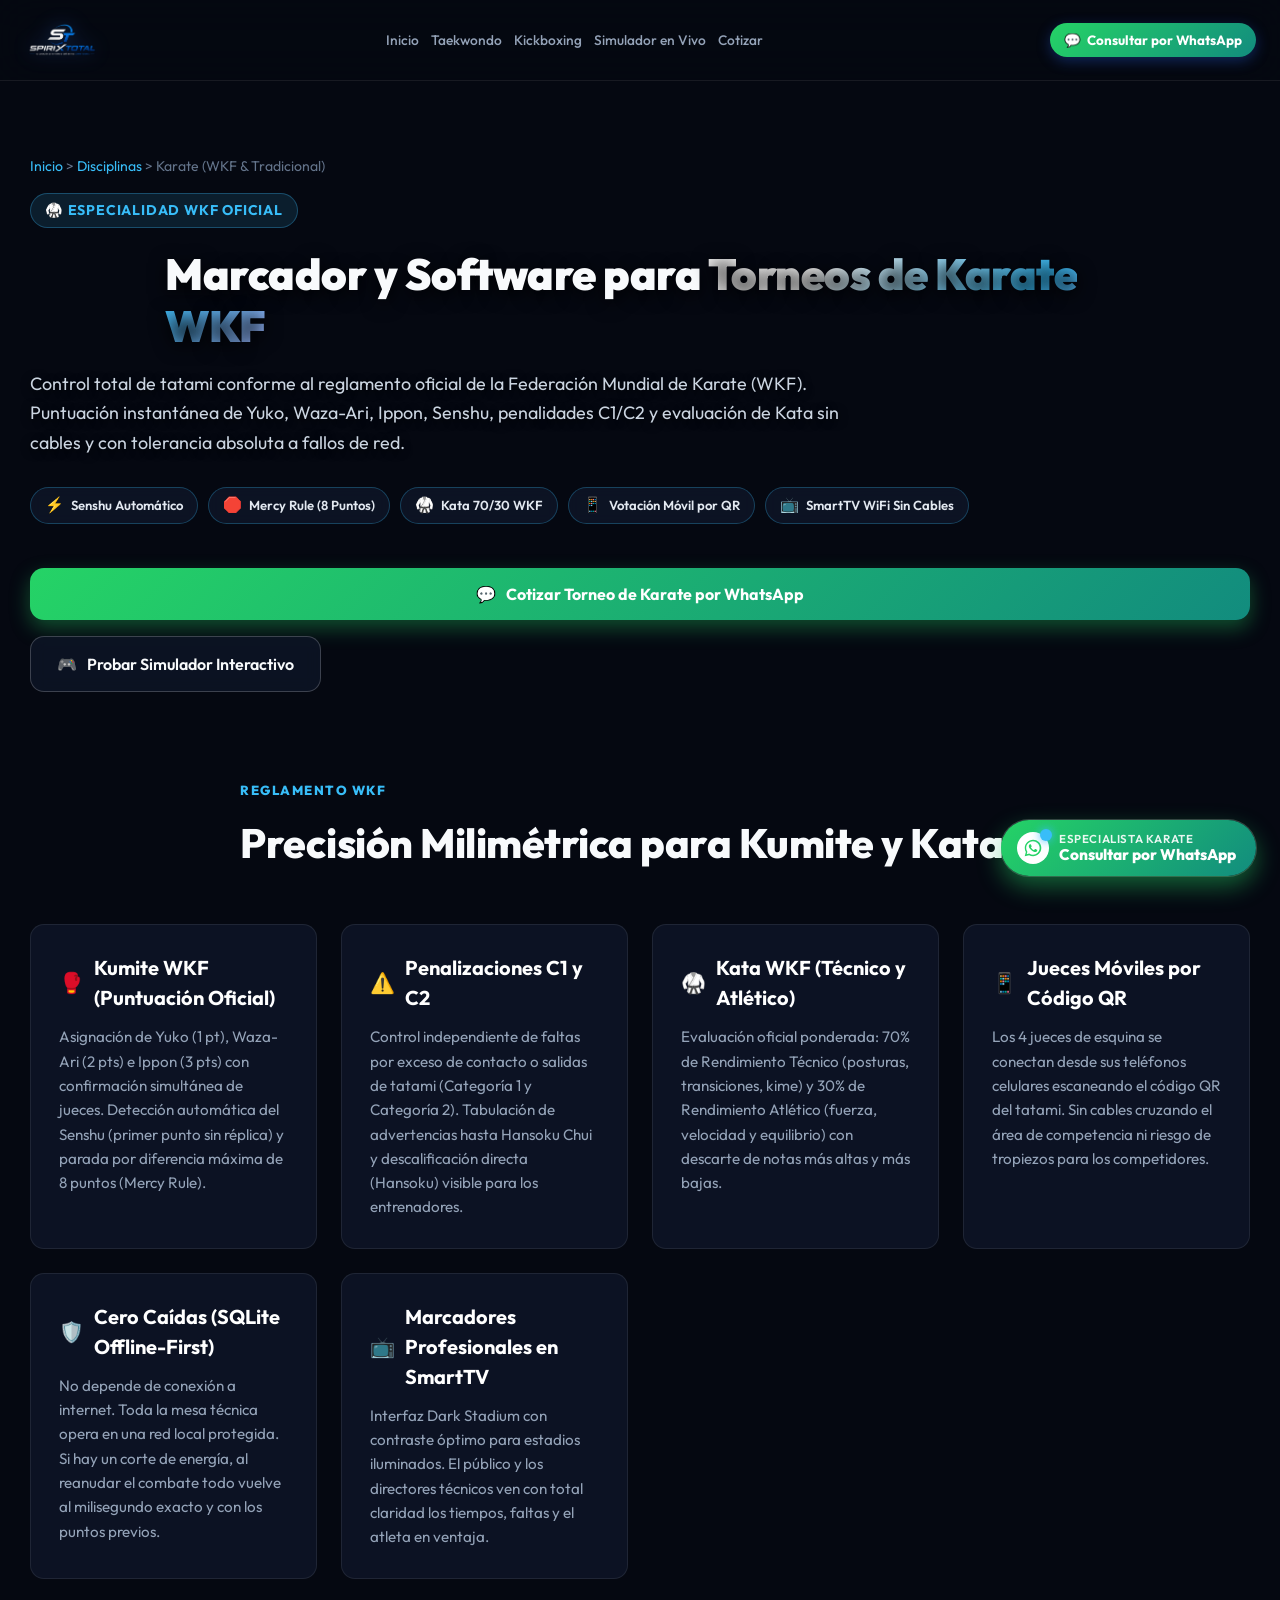
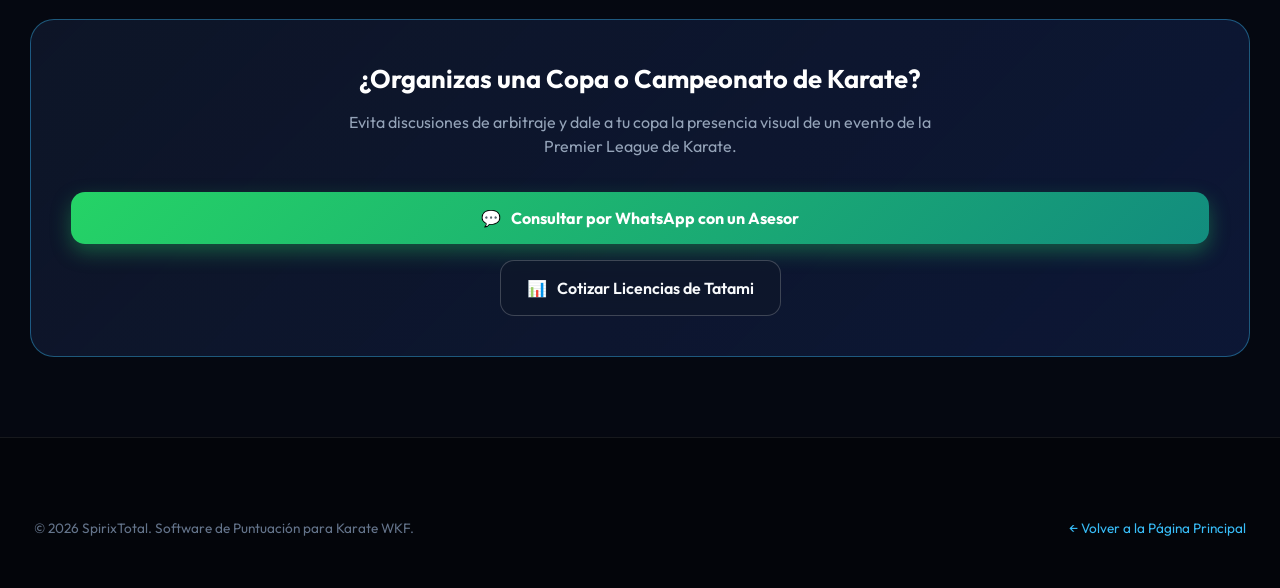
<file: karate.html>
<!DOCTYPE html>
<html lang="es">
<head>
  <meta charset="UTF-8">
  <meta name="viewport" content="width=device-width, initial-scale=1.0, maximum-scale=1.0, user-scalable=no, shrink-to-fit=no">
  <title>Software para Torneos de Karate WKF (Kumite y Kata) — SpirixTotal</title>
  
  <meta name="description" content="Sistema profesional de arbitraje y marcador electrónico para torneos de Karate WKF. Control de Kumite con Yuko, Waza-Ari, Ippon y Senshu, evaluación de Kata técnico y atlético, y pantallas en SmartTV sin cables.">
  <meta name="keywords" content="software torneos karate wkf, marcador kumite karate, puntuacion electronica kata wkf, sistema senshu karate, cronometro tatami karate, software arbitraje karate argentina uruguay mexico espana">
  <meta name="robots" content="index, follow">
  <meta name="author" content="SpirixTotal">

  <!-- Open Graph -->
  <meta property="og:type" content="article">
  <meta property="og:title" content="Software para Torneos de Karate WKF — SpirixTotal">
  <meta property="og:description" content="Puntuación oficial de Kumite y Kata en SmartTV sin cables. Árbitros puntuando desde celulares por código QR y funcionamiento 100% offline.">
  <meta property="og:image" content="/img/logo-spirixtotal.png">
  <meta property="og:url" content="https://spirixtotal.netlify.app/karate.html">

  <link rel="icon" type="image/png" href="/img/logo-spirixtotal.png">
  <link rel="canonical" href="https://spirixtotal.netlify.app/karate.html">

  <!-- Schema.org -->
  <script type="application/ld+json">
  {
    "@context": "https://schema.org",
    "@type": "SoftwareApplication",
    "name": "SpirixTotal Karate WKF Edition",
    "operatingSystem": "Windows, Android, iOS, Web",
    "applicationCategory": "SportsApplication",
    "description": "Software integral de arbitraje electrónico y gestión de torneos de Karate WKF Kumite y Kata."
  }
  </script>

  <!-- Google Fonts -->
  <link rel="preconnect" href="https://fonts.googleapis.com">
  <link rel="preconnect" href="https://fonts.gstatic.com" crossorigin>
  <link href="https://fonts.googleapis.com/css2?family=JetBrains+Mono:wght@700;800;900&family=Outfit:wght@300;400;500;600;700;800;900&display=swap" rel="stylesheet">
  
  <link rel="stylesheet" href="css/style.css">
</head>
<body>

  <!-- Encabezado -->
  <header class="site-header">
    <div class="container header-inner">
      <a href="index.html" class="brand-link" title="Inicio SpirixTotal">
        <img src="img/logo-spirixtotal-transparent.png" alt="SpirixTotal" class="brand-logo-img">
      </a>
      
      <nav class="nav-menu">
        <a href="index.html" class="nav-link">Inicio</a>
        <a href="taekwondo.html" class="nav-link">Taekwondo</a>
        <a href="kickboxing.html" class="nav-link">Kickboxing</a>
        <a href="index.html#simulador" class="nav-link">Simulador en Vivo</a>
        <a href="index.html#cotizador" class="nav-link">Cotizar</a>
      </nav>
      
      <div class="header-actions">
        <a href="https://wa.me/59893951261?text=Hola%20SpirixTotal,%20deseo%20cotizar%20el%20sistema%20para%20un%20torneo%20de%20Karate" target="_blank" class="btn-cta-nav" style="background:linear-gradient(135deg, #25D366, #128C7E); color:#fff;">
          <span>💬</span>
          <span>Consultar por WhatsApp</span>
        </a>
      </div>
    </div>
  </header>

  <main style="padding-top: 100px;">
    <!-- Hero Karate -->
    <section class="container" style="padding: 40px 20px 20px;">
      <nav class="breadcrumb-nav">
        <a href="index.html">Inicio</a> &gt; <a href="index.html#disciplinas">Disciplinas</a> &gt; <span>Karate (WKF & Tradicional)</span>
      </nav>

      <span class="discipline-hero-badge">🥋 Especialidad WKF Oficial</span>
      <h1 class="hero-headline" style="text-align: left; margin-bottom: 16px;">
        Marcador y Software para <span class="gradient-text">Torneos de Karate WKF</span>
      </h1>
      
      <p class="hero-description-lead" style="text-align: left; max-width: 850px; margin: 0 0 30px;">
        Control total de tatami conforme al reglamento oficial de la Federación Mundial de Karate (WKF). Puntuación instantánea de Yuko, Waza-Ari, Ippon, Senshu, penalidades C1/C2 y evaluación de Kata sin cables y con tolerancia absoluta a fallos de red.
      </p>

      <div class="hero-feature-pills" style="justify-content: flex-start;">
        <span class="pill-chip"><span class="pill-icon">⚡</span> Senshu Automático</span>
        <span class="pill-chip"><span class="pill-icon">🛑</span> Mercy Rule (8 Puntos)</span>
        <span class="pill-chip"><span class="pill-icon">🥋</span> Kata 70/30 WKF</span>
        <span class="pill-chip"><span class="pill-icon">📱</span> Votación Móvil por QR</span>
        <span class="pill-chip"><span class="pill-icon">📺</span> SmartTV WiFi Sin Cables</span>
      </div>

      <div class="hero-cta-group" style="justify-content: flex-start; margin-top: 24px;">
        <a href="https://wa.me/59893951261?text=Hola%20SpirixTotal,%20deseo%20asesoramiento%20para%20un%20torneo%20de%20Karate" target="_blank" class="btn-whatsapp-quote">
          <span>💬</span>
          <span>Cotizar Torneo de Karate por WhatsApp</span>
        </a>
        <a href="index.html#simulador" class="btn-secondary">
          <span>🎮</span>
          <span>Probar Simulador Interactivo</span>
        </a>
      </div>
    </section>

    <!-- Características Karate -->
    <section class="container" style="padding: 40px 20px 80px;">
      <div class="section-head" style="text-align: left;">
        <span class="section-tag">Reglamento WKF</span>
        <h2 class="section-title" style="text-align: left;">Precisión Milimétrica para Kumite y Kata</h2>
      </div>

      <div class="discipline-feature-grid">
        <div class="discipline-card">
          <h3><span>🥊</span> Kumite WKF (Puntuación Oficial)</h3>
          <p>
            Asignación de Yuko (1 pt), Waza-Ari (2 pts) e Ippon (3 pts) con confirmación simultánea de jueces. Detección automática del Senshu (primer punto sin réplica) y parada por diferencia máxima de 8 puntos (Mercy Rule).
          </p>
        </div>

        <div class="discipline-card">
          <h3><span>⚠️</span> Penalizaciones C1 y C2</h3>
          <p>
            Control independiente de faltas por exceso de contacto o salidas de tatami (Categoría 1 y Categoría 2). Tabulación de advertencias hasta Hansoku Chui y descalificación directa (Hansoku) visible para los entrenadores.
          </p>
        </div>

        <div class="discipline-card">
          <h3><span>🥋</span> Kata WKF (Técnico y Atlético)</h3>
          <p>
            Evaluación oficial ponderada: 70% de Rendimiento Técnico (posturas, transiciones, kime) y 30% de Rendimiento Atlético (fuerza, velocidad y equilibrio) con descarte de notas más altas y más bajas.
          </p>
        </div>

        <div class="discipline-card">
          <h3><span>📱</span> Jueces Móviles por Código QR</h3>
          <p>
            Los 4 jueces de esquina se conectan desde sus teléfonos celulares escaneando el código QR del tatami. Sin cables cruzando el área de competencia ni riesgo de tropiezos para los competidores.
          </p>
        </div>

        <div class="discipline-card">
          <h3><span>🛡️</span> Cero Caídas (SQLite Offline-First)</h3>
          <p>
            No depende de conexión a internet. Toda la mesa técnica opera en una red local protegida. Si hay un corte de energía, al reanudar el combate todo vuelve al milisegundo exacto y con los puntos previos.
          </p>
        </div>

        <div class="discipline-card">
          <h3><span>📺</span> Marcadores Profesionales en SmartTV</h3>
          <p>
            Interfaz Dark Stadium con contraste óptimo para estadios iluminados. El público y los directores técnicos ven con total claridad los tiempos, faltas y el atleta en ventaja.
          </p>
        </div>
      </div>

      <!-- Banner de Cierre -->
      <div style="background:linear-gradient(135deg, rgba(15,23,42,0.9), rgba(30,58,138,0.3)); border:1px solid rgba(56,189,248,0.4); border-radius:var(--radius-lg); padding:40px; text-align:center; margin-top:40px;">
        <h3 style="font-size:1.6rem; color:#fff; margin-bottom:12px;">¿Organizas una Copa o Campeonato de Karate?</h3>
        <p style="color:var(--text-muted); max-width:640px; margin:0 auto 24px;">
          Evita discusiones de arbitraje y dale a tu copa la presencia visual de un evento de la Premier League de Karate.
        </p>
        <div style="display:flex; justify-content:center; gap:16px; flex-wrap:wrap;">
          <a href="https://wa.me/59893951261?text=Hola%20SpirixTotal,%20deseo%20informaci%C3%B3n%20para%20un%20torneo%20de%20Karate" target="_blank" class="btn-whatsapp-quote">
            <span>💬</span>
            <span>Consultar por WhatsApp con un Asesor</span>
          </a>
          <a href="index.html#cotizador" class="btn-secondary">
            <span>📊</span>
            <span>Cotizar Licencias de Tatami</span>
          </a>
        </div>
      </div>
    </section>
  </main>

  <footer class="site-footer">
    <div class="container">
      <div class="footer-bottom" style="border:none; padding:20px 0;">
        <div>&copy; 2026 SpirixTotal. Software de Puntuación para Karate WKF.</div>
        <div><a href="index.html" style="color:var(--cyan-accent);">← Volver a la Página Principal</a></div>
      </div>
    </div>
  </footer>

  <!-- Botón WhatsApp Flotante -->
  <a id="floating-whatsapp-btn" href="https://wa.me/59893951261?text=Hola%20SpirixTotal,%20deseo%20consultar%20sobre%20el%20sistema%20para%20Karate" target="_blank" rel="noopener noreferrer" class="whatsapp-float-btn" title="Chatear por WhatsApp">
    <div class="whatsapp-icon-wrap">
      <span class="whatsapp-pulse"></span>
      <svg viewBox="0 0 24 24">
        <path d="M12.04 2c-5.46 0-9.91 4.45-9.91 9.91 0 1.75.46 3.45 1.32 4.95L2.05 22l5.25-1.38c1.45.79 3.08 1.21 4.74 1.21 5.46 0 9.91-4.45 9.91-9.91 0-2.65-1.03-5.14-2.9-7.01A9.816 9.816 0 0 0 12.04 2zm.01 18.06c-1.48 0-2.93-.4-4.2-1.15l-.3-.18-3.12.82.83-3.04-.2-.31a8.04 8.04 0 0 1-1.25-4.29c0-4.46 3.63-8.09 8.09-8.09 2.16 0 4.19.84 5.72 2.37 1.53 1.53 2.37 3.55 2.37 5.72 0 4.46-3.63 8.09-8.09 8.09zm4.44-6.07c-.24-.12-1.44-.71-1.66-.79-.23-.08-.39-.12-.56.12-.17.24-.64.79-.79.95-.14.16-.29.18-.54.06-.24-.12-1.03-.38-1.96-1.21-.73-.65-1.22-1.45-1.36-1.69-.14-.24-.01-.37.11-.49.11-.11.24-.29.37-.43.12-.14.16-.24.24-.4.08-.16.04-.3-.02-.42-.06-.12-.56-1.34-.76-1.84-.2-.48-.4-.42-.56-.43l-.48-.01c-.16 0-.43.06-.66.3-.23.24-.88.86-.88 2.1 0 1.24.9 2.44 1.03 2.61.12.16 1.77 2.7 4.29 3.79.6.26 1.07.41 1.44.53.6.19 1.15.17 1.58.1.48-.07 1.44-.59 1.64-1.16.2-.57.2-1.06.14-1.16-.06-.1-.22-.16-.46-.28z"/>
      </svg>
    </div>
    <div class="whatsapp-text-block">
      <span class="whatsapp-text-label">Especialista Karate</span>
      <span class="whatsapp-text-main">Consultar por WhatsApp</span>
    </div>
  </a>

  <script src="js/app.js"></script>
</body>
</html>
</file>
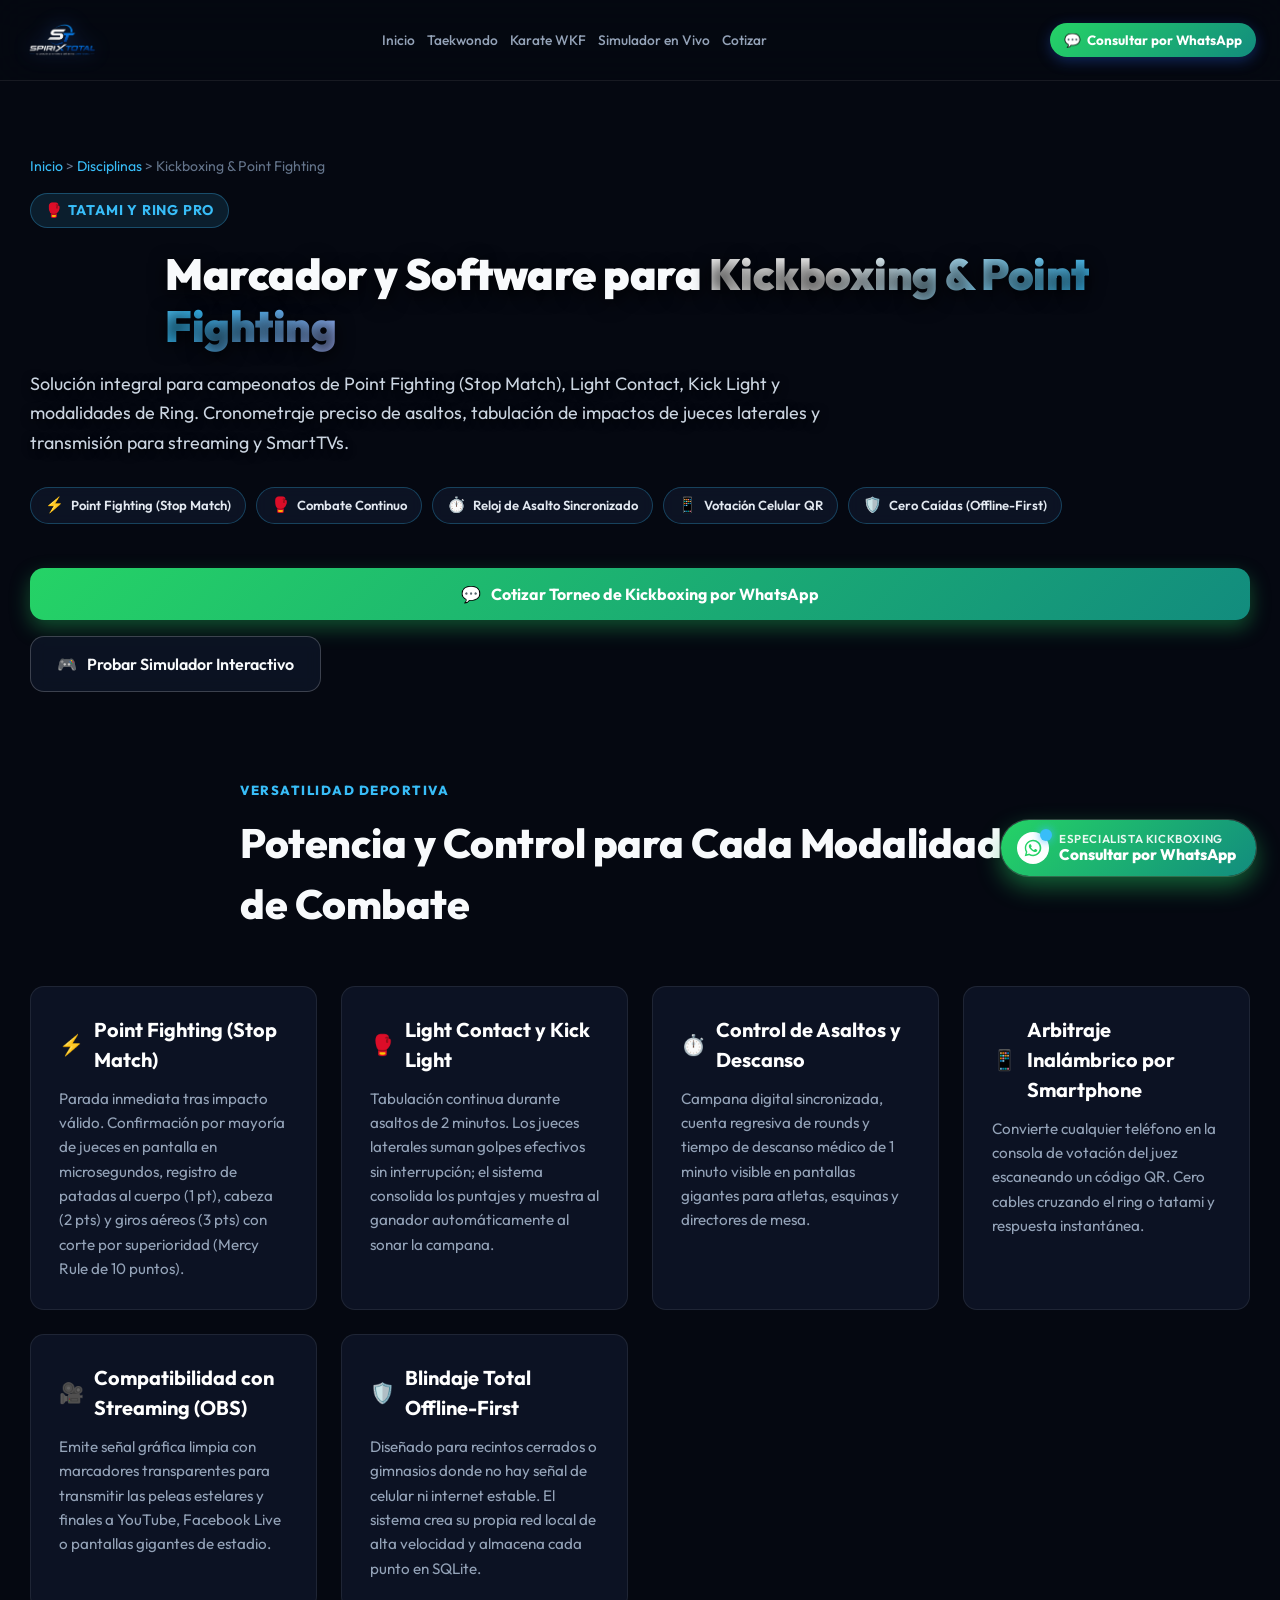
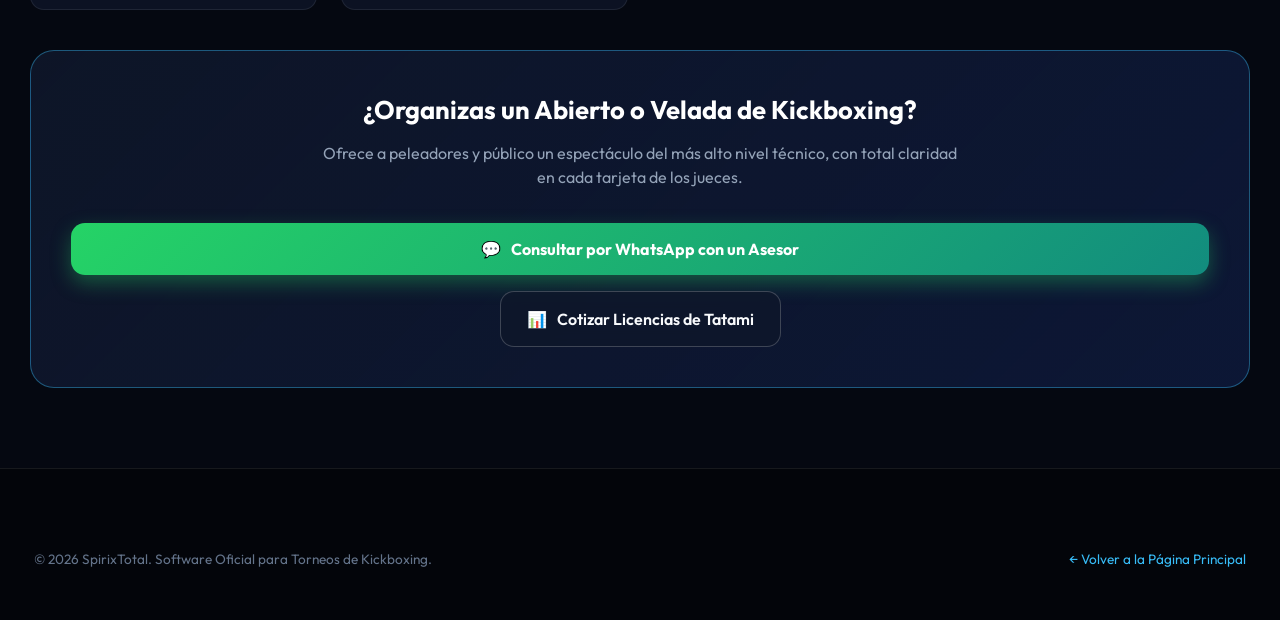
<file: kickboxing.html>
<!DOCTYPE html>
<html lang="es">
<head>
  <meta charset="UTF-8">
  <meta name="viewport" content="width=device-width, initial-scale=1.0, maximum-scale=1.0, user-scalable=no, shrink-to-fit=no">
  <title>Software para Torneos de Kickboxing y Point Fighting — SpirixTotal</title>
  
  <meta name="description" content="Software profesional de arbitraje y marcador electrónico para Kickboxing, Point Fighting, Light Contact y deportes de ring. Cronómetro de asaltos, tabulación de impactos continua y stop match, con pantallas SmartTV sin cables.">
  <meta name="keywords" content="software torneos kickboxing, marcador point fighting tatami, puntuacion electronica kickboxing, cronometro asaltos deportes contacto, software arbitraje kickboxing uruguay argentina mexico espana, marcador ring kickboxing">
  <meta name="robots" content="index, follow">
  <meta name="author" content="SpirixTotal">

  <!-- Open Graph -->
  <meta property="og:type" content="article">
  <meta property="og:title" content="Software para Torneos de Kickboxing y Point Fighting — SpirixTotal">
  <meta property="og:description" content="Puntuación en tiempo real para tatami y ring. Celulares como pulsadores para árbitros y marcadores en SmartTVs sin cables.">
  <meta property="og:image" content="/img/logo-spirixtotal.png">
  <meta property="og:url" content="https://spirixtotal.netlify.app/kickboxing.html">

  <link rel="icon" type="image/png" href="/img/logo-spirixtotal.png">
  <link rel="canonical" href="https://spirixtotal.netlify.app/kickboxing.html">

  <!-- Schema.org -->
  <script type="application/ld+json">
  {
    "@context": "https://schema.org",
    "@type": "SoftwareApplication",
    "name": "SpirixTotal Kickboxing Edition",
    "operatingSystem": "Windows, Android, iOS, Web",
    "applicationCategory": "SportsApplication",
    "description": "Software integral de arbitraje y cronometraje electrónico para torneos de Kickboxing y Point Fighting."
  }
  </script>

  <!-- Google Fonts -->
  <link rel="preconnect" href="https://fonts.googleapis.com">
  <link rel="preconnect" href="https://fonts.gstatic.com" crossorigin>
  <link href="https://fonts.googleapis.com/css2?family=JetBrains+Mono:wght@700;800;900&family=Outfit:wght@300;400;500;600;700;800;900&display=swap" rel="stylesheet">
  
  <link rel="stylesheet" href="css/style.css">
</head>
<body>

  <!-- Encabezado -->
  <header class="site-header">
    <div class="container header-inner">
      <a href="index.html" class="brand-link" title="Inicio SpirixTotal">
        <img src="img/logo-spirixtotal-transparent.png" alt="SpirixTotal" class="brand-logo-img">
      </a>
      
      <nav class="nav-menu">
        <a href="index.html" class="nav-link">Inicio</a>
        <a href="taekwondo.html" class="nav-link">Taekwondo</a>
        <a href="karate.html" class="nav-link">Karate WKF</a>
        <a href="index.html#simulador" class="nav-link">Simulador en Vivo</a>
        <a href="index.html#cotizador" class="nav-link">Cotizar</a>
      </nav>
      
      <div class="header-actions">
        <a href="https://wa.me/59893951261?text=Hola%20SpirixTotal,%20deseo%20cotizar%20el%20sistema%20para%20un%20torneo%20de%20Kickboxing" target="_blank" class="btn-cta-nav" style="background:linear-gradient(135deg, #25D366, #128C7E); color:#fff;">
          <span>💬</span>
          <span>Consultar por WhatsApp</span>
        </a>
      </div>
    </div>
  </header>

  <main style="padding-top: 100px;">
    <!-- Hero Kickboxing -->
    <section class="container" style="padding: 40px 20px 20px;">
      <nav class="breadcrumb-nav">
        <a href="index.html">Inicio</a> &gt; <a href="index.html#disciplinas">Disciplinas</a> &gt; <span>Kickboxing & Point Fighting</span>
      </nav>

      <span class="discipline-hero-badge">🥊 Tatami y Ring Pro</span>
      <h1 class="hero-headline" style="text-align: left; margin-bottom: 16px;">
        Marcador y Software para <span class="gradient-text">Kickboxing & Point Fighting</span>
      </h1>
      
      <p class="hero-description-lead" style="text-align: left; max-width: 850px; margin: 0 0 30px;">
        Solución integral para campeonatos de Point Fighting (Stop Match), Light Contact, Kick Light y modalidades de Ring. Cronometraje preciso de asaltos, tabulación de impactos de jueces laterales y transmisión para streaming y SmartTVs.
      </p>

      <div class="hero-feature-pills" style="justify-content: flex-start;">
        <span class="pill-chip"><span class="pill-icon">⚡</span> Point Fighting (Stop Match)</span>
        <span class="pill-chip"><span class="pill-icon">🥊</span> Combate Continuo</span>
        <span class="pill-chip"><span class="pill-icon">⏱️</span> Reloj de Asalto Sincronizado</span>
        <span class="pill-chip"><span class="pill-icon">📱</span> Votación Celular QR</span>
        <span class="pill-chip"><span class="pill-icon">🛡️</span> Cero Caídas (Offline-First)</span>
      </div>

      <div class="hero-cta-group" style="justify-content: flex-start; margin-top: 24px;">
        <a href="https://wa.me/59893951261?text=Hola%20SpirixTotal,%20deseo%20asesoramiento%20para%20un%20torneo%20de%20Kickboxing" target="_blank" class="btn-whatsapp-quote">
          <span>💬</span>
          <span>Cotizar Torneo de Kickboxing por WhatsApp</span>
        </a>
        <a href="index.html#simulador" class="btn-secondary">
          <span>🎮</span>
          <span>Probar Simulador Interactivo</span>
        </a>
      </div>
    </section>

    <!-- Características Kickboxing -->
    <section class="container" style="padding: 40px 20px 80px;">
      <div class="section-head" style="text-align: left;">
        <span class="section-tag">Versatilidad Deportiva</span>
        <h2 class="section-title" style="text-align: left;">Potencia y Control para Cada Modalidad de Combate</h2>
      </div>

      <div class="discipline-feature-grid">
        <div class="discipline-card">
          <h3><span>⚡</span> Point Fighting (Stop Match)</h3>
          <p>
            Parada inmediata tras impacto válido. Confirmación por mayoría de jueces en pantalla en microsegundos, registro de patadas al cuerpo (1 pt), cabeza (2 pts) y giros aéreos (3 pts) con corte por superioridad (Mercy Rule de 10 puntos).
          </p>
        </div>

        <div class="discipline-card">
          <h3><span>🥊</span> Light Contact y Kick Light</h3>
          <p>
            Tabulación continua durante asaltos de 2 minutos. Los jueces laterales suman golpes efectivos sin interrupción; el sistema consolida los puntajes y muestra al ganador automáticamente al sonar la campana.
          </p>
        </div>

        <div class="discipline-card">
          <h3><span>⏱️</span> Control de Asaltos y Descanso</h3>
          <p>
            Campana digital sincronizada, cuenta regresiva de rounds y tiempo de descanso médico de 1 minuto visible en pantallas gigantes para atletas, esquinas y directores de mesa.
          </p>
        </div>

        <div class="discipline-card">
          <h3><span>📱</span> Arbitraje Inalámbrico por Smartphone</h3>
          <p>
            Convierte cualquier teléfono en la consola de votación del juez escaneando un código QR. Cero cables cruzando el ring o tatami y respuesta instantánea.
          </p>
        </div>

        <div class="discipline-card">
          <h3><span>🎥</span> Compatibilidad con Streaming (OBS)</h3>
          <p>
            Emite señal gráfica limpia con marcadores transparentes para transmitir las peleas estelares y finales a YouTube, Facebook Live o pantallas gigantes de estadio.
          </p>
        </div>

        <div class="discipline-card">
          <h3><span>🛡️</span> Blindaje Total Offline-First</h3>
          <p>
            Diseñado para recintos cerrados o gimnasios donde no hay señal de celular ni internet estable. El sistema crea su propia red local de alta velocidad y almacena cada punto en SQLite.
          </p>
        </div>
      </div>

      <!-- Banner de Cierre -->
      <div style="background:linear-gradient(135deg, rgba(15,23,42,0.9), rgba(30,58,138,0.3)); border:1px solid rgba(56,189,248,0.4); border-radius:var(--radius-lg); padding:40px; text-align:center; margin-top:40px;">
        <h3 style="font-size:1.6rem; color:#fff; margin-bottom:12px;">¿Organizas un Abierto o Velada de Kickboxing?</h3>
        <p style="color:var(--text-muted); max-width:640px; margin:0 auto 24px;">
          Ofrece a peleadores y público un espectáculo del más alto nivel técnico, con total claridad en cada tarjeta de los jueces.
        </p>
        <div style="display:flex; justify-content:center; gap:16px; flex-wrap:wrap;">
          <a href="https://wa.me/59893951261?text=Hola%20SpirixTotal,%20deseo%20informaci%C3%B3n%20para%20un%20torneo%20de%20Kickboxing" target="_blank" class="btn-whatsapp-quote">
            <span>💬</span>
            <span>Consultar por WhatsApp con un Asesor</span>
          </a>
          <a href="index.html#cotizador" class="btn-secondary">
            <span>📊</span>
            <span>Cotizar Licencias de Tatami</span>
          </a>
        </div>
      </div>
    </section>
  </main>

  <footer class="site-footer">
    <div class="container">
      <div class="footer-bottom" style="border:none; padding:20px 0;">
        <div>&copy; 2026 SpirixTotal. Software Oficial para Torneos de Kickboxing.</div>
        <div><a href="index.html" style="color:var(--cyan-accent);">← Volver a la Página Principal</a></div>
      </div>
    </div>
  </footer>

  <!-- Botón WhatsApp Flotante -->
  <a id="floating-whatsapp-btn" href="https://wa.me/59893951261?text=Hola%20SpirixTotal,%20deseo%20consultar%20sobre%20el%20sistema%20para%20Kickboxing" target="_blank" rel="noopener noreferrer" class="whatsapp-float-btn" title="Chatear por WhatsApp">
    <div class="whatsapp-icon-wrap">
      <span class="whatsapp-pulse"></span>
      <svg viewBox="0 0 24 24">
        <path d="M12.04 2c-5.46 0-9.91 4.45-9.91 9.91 0 1.75.46 3.45 1.32 4.95L2.05 22l5.25-1.38c1.45.79 3.08 1.21 4.74 1.21 5.46 0 9.91-4.45 9.91-9.91 0-2.65-1.03-5.14-2.9-7.01A9.816 9.816 0 0 0 12.04 2zm.01 18.06c-1.48 0-2.93-.4-4.2-1.15l-.3-.18-3.12.82.83-3.04-.2-.31a8.04 8.04 0 0 1-1.25-4.29c0-4.46 3.63-8.09 8.09-8.09 2.16 0 4.19.84 5.72 2.37 1.53 1.53 2.37 3.55 2.37 5.72 0 4.46-3.63 8.09-8.09 8.09zm4.44-6.07c-.24-.12-1.44-.71-1.66-.79-.23-.08-.39-.12-.56.12-.17.24-.64.79-.79.95-.14.16-.29.18-.54.06-.24-.12-1.03-.38-1.96-1.21-.73-.65-1.22-1.45-1.36-1.69-.14-.24-.01-.37.11-.49.11-.11.24-.29.37-.43.12-.14.16-.24.24-.4.08-.16.04-.3-.02-.42-.06-.12-.56-1.34-.76-1.84-.2-.48-.4-.42-.56-.43l-.48-.01c-.16 0-.43.06-.66.3-.23.24-.88.86-.88 2.1 0 1.24.9 2.44 1.03 2.61.12.16 1.77 2.7 4.29 3.79.6.26 1.07.41 1.44.53.6.19 1.15.17 1.58.1.48-.07 1.44-.59 1.64-1.16.2-.57.2-1.06.14-1.16-.06-.1-.22-.16-.46-.28z"/>
      </svg>
    </div>
    <div class="whatsapp-text-block">
      <span class="whatsapp-text-label">Especialista Kickboxing</span>
      <span class="whatsapp-text-main">Consultar por WhatsApp</span>
    </div>
  </a>

  <script src="js/app.js"></script>
</body>
</html>
</file>
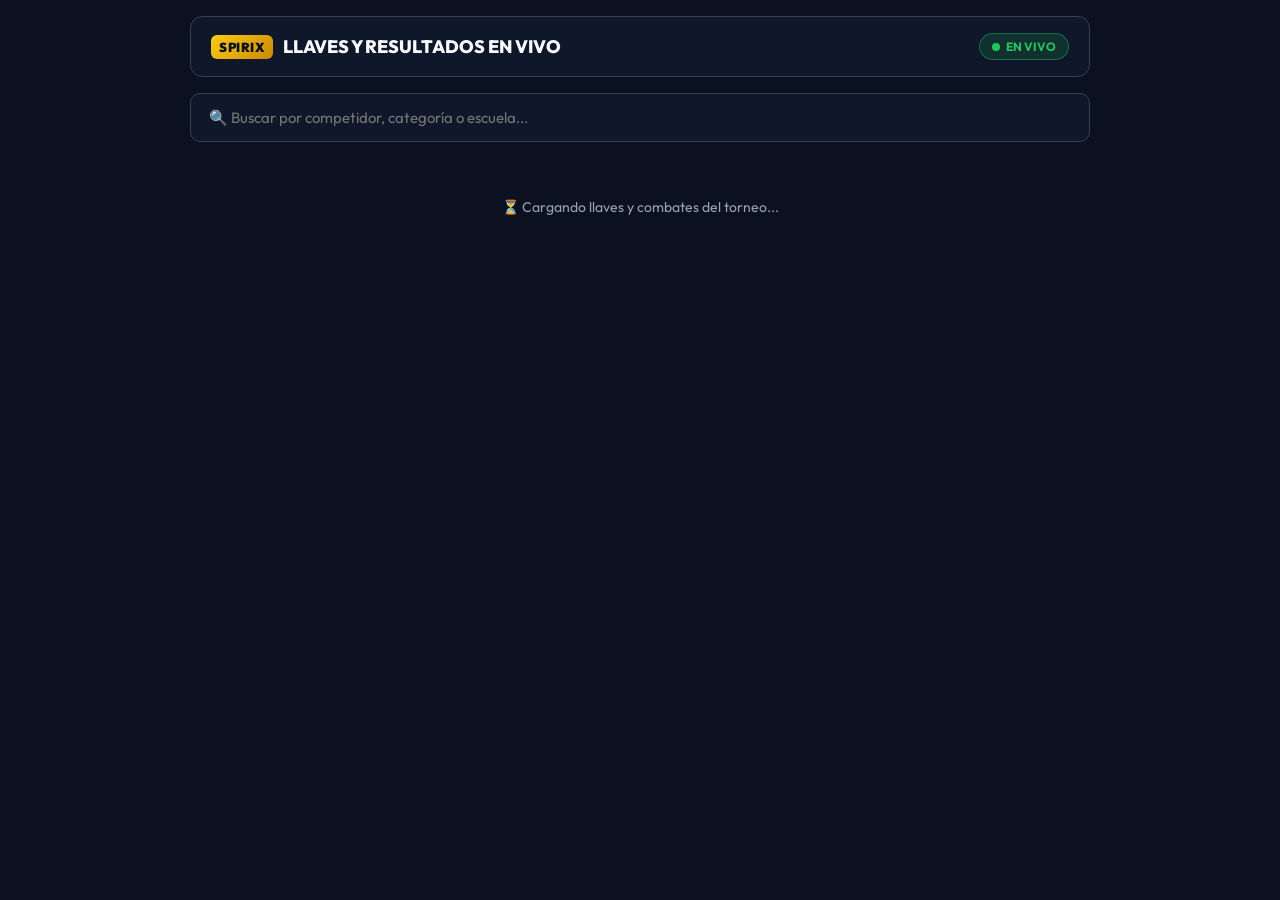
<file: live.html>
<!DOCTYPE html>
<html lang="es">
<head>
  <meta charset="UTF-8">
  <meta name="viewport" content="width=device-width, initial-scale=1.0, maximum-scale=1.0, user-scalable=no">
  <title>SPIRIXTOTAL - Llaves y Resultados en Vivo</title>
  <link href="https://fonts.googleapis.com/css2?family=Outfit:wght@300;400;600;700;800;900&display=swap" rel="stylesheet">
  <style>
    :root {
      --bg-main: #0b1120;
      --bg-card: #0f172a;
      --border-card: #334155;
      --text-main: #f8fafc;
      --text-muted: #94a3b8;
      --gold: #facc15;
      --green: #22c55e;
      --blue: #38bdf8;
    }

    * { box-sizing: border-box; }

    body {
      font-family: 'Outfit', sans-serif;
      background-color: var(--bg-main);
      color: var(--text-main);
      margin: 0;
      padding: 16px;
      -webkit-font-smoothing: antialiased;
    }

    .live-container {
      max-width: 900px;
      margin: 0 auto;
    }

    /* HEADER */
    .live-header {
      background: var(--bg-card);
      border: 1px solid var(--border-card);
      border-radius: 12px;
      padding: 16px 20px;
      margin-bottom: 16px;
      display: flex;
      justify-content: space-between;
      align-items: center;
      flex-wrap: wrap;
      gap: 12px;
    }

    .brand-box {
      display: flex;
      align-items: center;
      gap: 10px;
    }

    .brand-badge {
      background: linear-gradient(135deg, #facc15, #ca8a04);
      color: #0b1120;
      font-weight: 900;
      font-size: 13px;
      padding: 4px 8px;
      border-radius: 6px;
      letter-spacing: 0.5px;
    }

    .brand-title {
      font-size: 18px;
      font-weight: 800;
      color: var(--text-main);
      margin: 0;
    }

    .live-status-pill {
      background: rgba(34, 197, 94, 0.15);
      color: var(--green);
      border: 1px solid rgba(34, 197, 94, 0.4);
      font-size: 12px;
      font-weight: 700;
      padding: 5px 12px;
      border-radius: 20px;
      display: inline-flex;
      align-items: center;
      gap: 6px;
    }

    .pulse-dot {
      width: 8px;
      height: 8px;
      border-radius: 50%;
      background: var(--green);
      animation: pulse 1.5s infinite;
    }

    @keyframes pulse {
      0% { opacity: 1; transform: scale(1); }
      50% { opacity: 0.4; transform: scale(1.2); }
      100% { opacity: 1; transform: scale(1); }
    }

    /* SEARCH & FILTER */
    .search-input {
      width: 100%;
      padding: 14px 18px;
      border-radius: 10px;
      border: 1px solid var(--border-card);
      background: var(--bg-card);
      color: #ffffff;
      font-size: 15px;
      font-family: inherit;
      outline: none;
      margin-bottom: 16px;
      transition: border-color 0.2s;
    }

    .search-input:focus {
      border-color: var(--blue);
    }

    /* CATEGORIES & MATCHES */
    .category-card {
      background: var(--bg-card);
      border: 1px solid var(--border-card);
      border-radius: 12px;
      padding: 16px;
      margin-bottom: 16px;
      box-shadow: 0 4px 12px rgba(0,0,0,0.3);
    }

    .cat-title {
      font-size: 16px;
      font-weight: 800;
      color: var(--blue);
      margin-bottom: 12px;
      border-bottom: 1px solid rgba(51, 65, 85, 0.5);
      padding-bottom: 8px;
      display: flex;
      justify-content: space-between;
      align-items: center;
    }

    .cat-count {
      font-size: 12px;
      color: var(--text-muted);
      font-weight: 600;
    }

    .match-box {
      background: #1e293b;
      border-radius: 8px;
      padding: 12px 14px;
      margin-bottom: 8px;
      display: flex;
      justify-content: space-between;
      align-items: center;
      border-left: 4px solid #475569;
      font-size: 14px;
      transition: all 0.15s ease;
    }

    .match-box.finished {
      border-left-color: var(--green);
    }

    .competitor {
      font-weight: 600;
      flex: 1;
      display: flex;
      flex-direction: column;
    }

    .competitor.winner {
      color: var(--gold);
      font-weight: 800;
    }

    .comp-academy {
      font-size: 11px;
      color: var(--text-muted);
      font-weight: 400;
    }

    .competitor.winner .comp-academy {
      color: rgba(250, 204, 21, 0.7);
    }

    .vs-tag {
      color: var(--text-muted);
      font-size: 11px;
      font-weight: 700;
      margin: 0 12px;
      background: #0f172a;
      padding: 3px 8px;
      border-radius: 4px;
      border: 1px solid #334155;
    }

    .winner-badge {
      font-size: 11px;
      background: rgba(250, 204, 21, 0.2);
      color: var(--gold);
      padding: 2px 6px;
      border-radius: 4px;
      margin-left: 6px;
      font-weight: 800;
    }

    .empty-state {
      text-align: center;
      padding: 40px 20px;
      color: var(--text-muted);
      font-size: 14px;
    }
  </style>
</head>
<body>

  <div class="live-container">
    
    <!-- HEADER -->
    <header class="live-header">
      <div class="brand-box">
        <span class="brand-badge">SPIRIX</span>
        <h1 class="brand-title">LLAVES Y RESULTADOS EN VIVO</h1>
      </div>
      <div class="live-status-pill">
        <div class="pulse-dot"></div>
        <span>EN VIVO</span>
      </div>
    </header>

    <!-- SEARCH INPUT -->
    <input type="text" id="searchInput" class="search-input" placeholder="🔍 Buscar por competidor, categoría o escuela..." oninput="renderBrackets()">

    <!-- BRACKETS CONTAINER -->
    <div id="bracketsList">
      <div class="empty-state">⏳ Cargando llaves y combates del torneo...</div>
    </div>

  </div>

  <script src="https://cdn.socket.io/4.7.5/socket.io.min.js"></script>
  <script>
    let rawTournamentData = null;
    let rawFormsData = null;

    const CLOUD_API_URL = "https://spirixcloud-server.onrender.com/api/live-results";

    // 1. Socket connection for local/LAN server
    if (typeof io !== "undefined") {
      try {
        const socket = io(window.location.origin, { reconnectionAttempts: 3, timeout: 3000 });
        socket.on("connect", () => {
          socket.emit("joinDashboard");
        });
        socket.on("tournamentData", data => {
          rawTournamentData = data;
          renderBrackets();
        });
        socket.on("formsTournamentData", data => {
          rawFormsData = data;
          renderBrackets();
        });
      } catch (e) {}
    }

    // 2. Cloud Fallback for Netlify / 4G Spectators
    async function fetchCloudResults() {
      try {
        const res = await fetch(CLOUD_API_URL);
        if (res.ok) {
          const data = await res.json();
          if (data && (data.combatCategories || data.formsCategories)) {
            rawTournamentData = { categories: data.combatCategories || [] };
            rawFormsData = { categories: data.formsCategories || [] };
            renderBrackets();
          }
        }
      } catch (err) {}
    }

    // Poll Cloud API if hosted on Netlify or external web
    if (!window.location.hostname.includes("localhost") && !window.location.hostname.includes("127.0.0.1") && !window.location.hostname.includes("192.168.")) {
      fetchCloudResults();
      setInterval(fetchCloudResults, 5000);
    }

    function escapeHtml(str) {
      if (!str) return "";
      return String(str).replace(/&/g, "&amp;").replace(/</g, "&lt;").replace(/>/g, "&gt;");
    }

    function renderBrackets() {
      const q = (document.getElementById("searchInput")?.value || "").toLowerCase().trim();
      const container = document.getElementById("bracketsList");
      if (!container) return;

      const allCats = [...(rawTournamentData?.categories || []), ...(rawFormsData?.categories || [])];
      
      if (!allCats.length) {
        container.innerHTML = `<div class="empty-state">No hay categorías cargadas en este momento.</div>`;
        return;
      }

      let html = "";
      let matchesFound = 0;

      allCats.forEach(cat => {
        const catName = cat.name || "Categoría sin nombre";
        const fighters = (cat.fighters || cat.competitors || []);
        
        // Filter by category name or competitor
        if (q && !catName.toLowerCase().includes(q)) {
          const hasMatchingFighter = fighters.some(f => f && (
            (f.name && f.name.toLowerCase().includes(q)) ||
            (f.academy && f.academy.toLowerCase().includes(q)) ||
            (f.schoolName && f.schoolName.toLowerCase().includes(q)) ||
            (f.country && f.country.toLowerCase().includes(q))
          ));
          if (!hasMatchingFighter) return;
        }

        const bracket = cat.bracket || [];
        html += `
          <div class="category-card">
            <div class="cat-title">
              <span>🥋 ${escapeHtml(catName)}</span>
              <span class="cat-count">${bracket.length} ${bracket.length === 1 ? 'encuentro' : 'encuentros'}</span>
            </div>
        `;

        if (!bracket.length) {
          html += `<div style="color:#94a3b8; font-size:13px; padding:8px 0;">Aún no se han generado las llaves de esta categoría.</div></div>`;
          return;
        }

        bracket.forEach((m, idx) => {
          matchesFound++;
          const c1 = m.fighter1 || m.competitor1;
          const c2 = m.fighter2 || m.competitor2;
          const n1 = c1 ? escapeHtml(c1.name) : "BYE";
          const n2 = c2 ? escapeHtml(c2.name) : "BYE";
          const a1 = c1 ? escapeHtml(c1.academy || c1.schoolName || c1.country || "") : "";
          const a2 = c2 ? escapeHtml(c2.academy || c2.schoolName || c2.country || "") : "";

          const w1 = m.winner && c1 && m.winner.id === c1.id;
          const w2 = m.winner && c2 && m.winner.id === c2.id;
          const isFinished = m.finished;

          if (m.type === "t3.1" || m.type === "t3.2union") {
            html += `
              <div class="match-box ${isFinished ? 'finished' : ''}">
                <div class="competitor ${w1 ? 'winner' : ''}">
                  <span>${n1} ${w1 ? '<span class="winner-badge">🏆 GANADOR</span>' : ''}</span>
                  ${a1 ? `<span class="comp-academy">${a1}</span>` : ''}
                </div>
                <div class="vs-tag">Presentación Individual</div>
              </div>
            `;
          } else {
            html += `
              <div class="match-box ${isFinished ? 'finished' : ''}">
                <div class="competitor ${w1 ? 'winner' : ''}" style="text-align:left;">
                  <span>${n1} ${w1 ? '<span class="winner-badge">🏆 GANADOR</span>' : ''}</span>
                  ${a1 ? `<span class="comp-academy">${a1}</span>` : ''}
                </div>
                <div class="vs-tag">VS</div>
                <div class="competitor ${w2 ? 'winner' : ''}" style="text-align:right;">
                  <span>${w2 ? '<span class="winner-badge">🏆 GANADOR</span> ' : ''}${n2}</span>
                  ${a2 ? `<span class="comp-academy">${a2}</span>` : ''}
                </div>
              </div>
            `;
          }
        });

        html += `</div>`;
      });

      container.innerHTML = html || `<div class="empty-state">No se encontraron combates que coincidan con "<strong>${escapeHtml(q)}</strong>".</div>`;
    }
  </script>
</body>
</html>
</file>
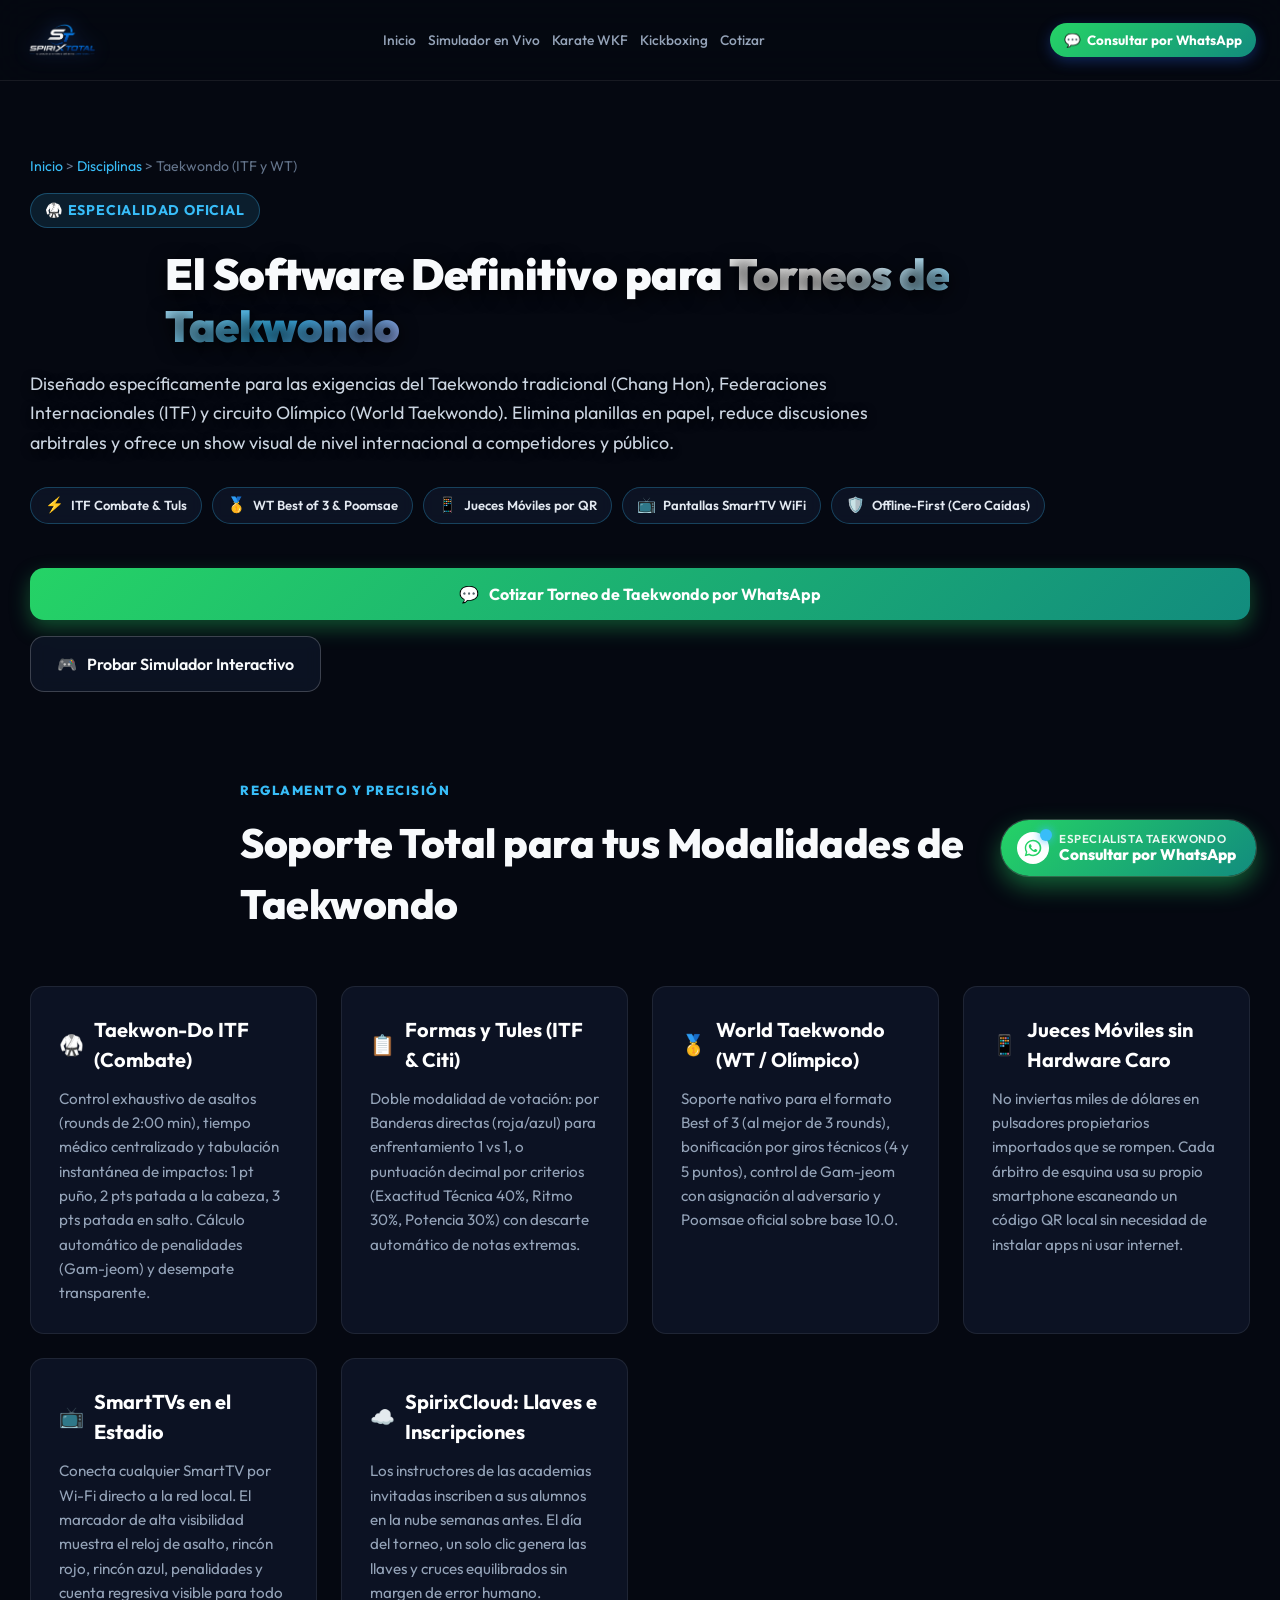
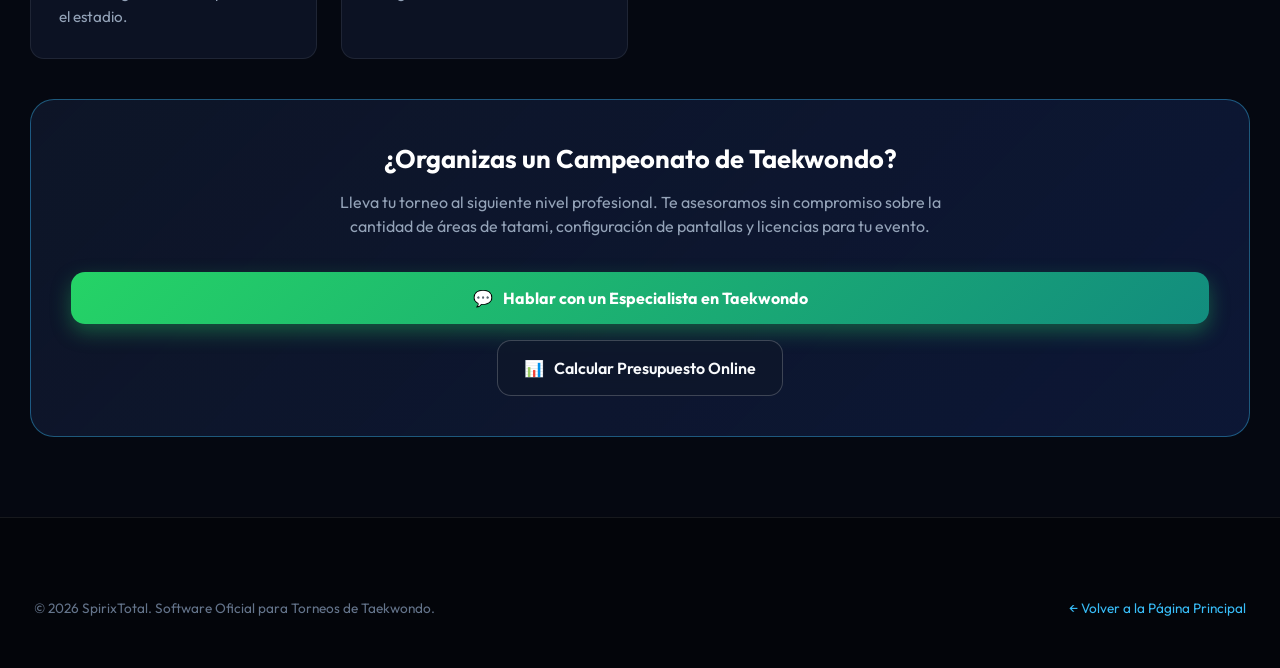
<file: taekwondo.html>
<!DOCTYPE html>
<html lang="es">
<head>
  <meta charset="UTF-8">
  <meta name="viewport" content="width=device-width, initial-scale=1.0, maximum-scale=1.0, user-scalable=no, shrink-to-fit=no">
  <title>Software para Torneos de Taekwondo (ITF y WT) — Puntuación Electrónica SpirixTotal</title>
  
  <meta name="description" content="Software profesional de arbitraje y puntuación electrónica para campeonatos de Taekwondo ITF y WT. Jueces puntuando desde celulares por QR, marcadores para SmartTV sin cables y gestión de llaves offline.">
  <meta name="keywords" content="software para torneos de taekwondo, marcador electronico taekwondo, puntuacion taekwondo itf, poomsae software, tules itf arbitraje, cronometro taekwondo wt, marcador tatami taekwondo uruguay argentina mexico espana">
  <meta name="robots" content="index, follow">
  <meta name="author" content="SpirixTotal">

  <!-- Open Graph -->
  <meta property="og:type" content="article">
  <meta property="og:title" content="Software para Torneos de Taekwondo ITF y WT — SpirixTotal">
  <meta property="og:description" content="Elimina cables y planillas de papel. Arbitraje por celulares, marcadores para SmartTV y soporte para combate y formas/tules.">
  <meta property="og:image" content="/img/logo-spirixtotal.png">
  <meta property="og:url" content="https://spirixtotal.netlify.app/taekwondo.html">

  <link rel="icon" type="image/png" href="/img/logo-spirixtotal.png">
  <link rel="canonical" href="https://spirixtotal.netlify.app/taekwondo.html">

  <!-- Schema.org -->
  <script type="application/ld+json">
  {
    "@context": "https://schema.org",
    "@type": "SoftwareApplication",
    "name": "SpirixTotal Taekwondo Edition",
    "operatingSystem": "Windows, Android, iOS, Web",
    "applicationCategory": "SportsApplication",
    "description": "Software integral de arbitraje electrónico y gestión de torneos de Taekwondo ITF y World Taekwondo (WT)."
  }
  </script>

  <!-- Google Fonts -->
  <link rel="preconnect" href="https://fonts.googleapis.com">
  <link rel="preconnect" href="https://fonts.gstatic.com" crossorigin>
  <link href="https://fonts.googleapis.com/css2?family=JetBrains+Mono:wght@700;800;900&family=Outfit:wght@300;400;500;600;700;800;900&display=swap" rel="stylesheet">
  
  <link rel="stylesheet" href="css/style.css">
</head>
<body>

  <!-- Encabezado -->
  <header class="site-header">
    <div class="container header-inner">
      <a href="index.html" class="brand-link" title="Inicio SpirixTotal">
        <img src="img/logo-spirixtotal-transparent.png" alt="SpirixTotal" class="brand-logo-img">
      </a>
      
      <nav class="nav-menu">
        <a href="index.html" class="nav-link">Inicio</a>
        <a href="index.html#simulador" class="nav-link">Simulador en Vivo</a>
        <a href="karate.html" class="nav-link">Karate WKF</a>
        <a href="kickboxing.html" class="nav-link">Kickboxing</a>
        <a href="index.html#cotizador" class="nav-link">Cotizar</a>
      </nav>
      
      <div class="header-actions">
        <a href="https://wa.me/59893951261?text=Hola%20SpirixTotal,%20deseo%20cotizar%20el%20sistema%20para%20un%20torneo%20de%20Taekwondo" target="_blank" class="btn-cta-nav" style="background:linear-gradient(135deg, #25D366, #128C7E); color:#fff;">
          <span>💬</span>
          <span>Consultar por WhatsApp</span>
        </a>
      </div>
    </div>
  </header>

  <main style="padding-top: 100px;">
    <!-- Hero Taekwondo -->
    <section class="container" style="padding: 40px 20px 20px;">
      <nav class="breadcrumb-nav">
        <a href="index.html">Inicio</a> &gt; <a href="index.html#disciplinas">Disciplinas</a> &gt; <span>Taekwondo (ITF y WT)</span>
      </nav>

      <span class="discipline-hero-badge">🥋 Especialidad Oficial</span>
      <h1 class="hero-headline" style="text-align: left; margin-bottom: 16px;">
        El Software Definitivo para <span class="gradient-text">Torneos de Taekwondo</span>
      </h1>
      
      <p class="hero-description-lead" style="text-align: left; max-width: 850px; margin: 0 0 30px;">
        Diseñado específicamente para las exigencias del Taekwondo tradicional (Chang Hon), Federaciones Internacionales (ITF) y circuito Olímpico (World Taekwondo). Elimina planillas en papel, reduce discusiones arbitrales y ofrece un show visual de nivel internacional a competidores y público.
      </p>

      <div class="hero-feature-pills" style="justify-content: flex-start;">
        <span class="pill-chip"><span class="pill-icon">⚡</span> ITF Combate & Tuls</span>
        <span class="pill-chip"><span class="pill-icon">🥇</span> WT Best of 3 & Poomsae</span>
        <span class="pill-chip"><span class="pill-icon">📱</span> Jueces Móviles por QR</span>
        <span class="pill-chip"><span class="pill-icon">📺</span> Pantallas SmartTV WiFi</span>
        <span class="pill-chip"><span class="pill-icon">🛡️</span> Offline-First (Cero Caídas)</span>
      </div>

      <div class="hero-cta-group" style="justify-content: flex-start; margin-top: 24px;">
        <a href="https://wa.me/59893951261?text=Hola%20SpirixTotal,%20deseo%20asesoramiento%20para%20un%20torneo%20de%20Taekwondo" target="_blank" class="btn-whatsapp-quote">
          <span>💬</span>
          <span>Cotizar Torneo de Taekwondo por WhatsApp</span>
        </a>
        <a href="index.html#simulador" class="btn-secondary">
          <span>🎮</span>
          <span>Probar Simulador Interactivo</span>
        </a>
      </div>
    </section>

    <!-- Características Específicas de Taekwondo -->
    <section class="container" style="padding: 40px 20px 80px;">
      <div class="section-head" style="text-align: left;">
        <span class="section-tag">Reglamento y Precisión</span>
        <h2 class="section-title" style="text-align: left;">Soporte Total para tus Modalidades de Taekwondo</h2>
      </div>

      <div class="discipline-feature-grid">
        <div class="discipline-card">
          <h3><span>🥋</span> Taekwon-Do ITF (Combate)</h3>
          <p>
            Control exhaustivo de asaltos (rounds de 2:00 min), tiempo médico centralizado y tabulación instantánea de impactos: 1 pt puño, 2 pts patada a la cabeza, 3 pts patada en salto. Cálculo automático de penalidades (Gam-jeom) y desempate transparente.
          </p>
        </div>

        <div class="discipline-card">
          <h3><span>📋</span> Formas y Tules (ITF & Citi)</h3>
          <p>
            Doble modalidad de votación: por Banderas directas (roja/azul) para enfrentamiento 1 vs 1, o puntuación decimal por criterios (Exactitud Técnica 40%, Ritmo 30%, Potencia 30%) con descarte automático de notas extremas.
          </p>
        </div>

        <div class="discipline-card">
          <h3><span>🥇</span> World Taekwondo (WT / Olímpico)</h3>
          <p>
            Soporte nativo para el formato Best of 3 (al mejor de 3 rounds), bonificación por giros técnicos (4 y 5 puntos), control de Gam-jeom con asignación al adversario y Poomsae oficial sobre base 10.0.
          </p>
        </div>

        <div class="discipline-card">
          <h3><span>📱</span> Jueces Móviles sin Hardware Caro</h3>
          <p>
            No inviertas miles de dólares en pulsadores propietarios importados que se rompen. Cada árbitro de esquina usa su propio smartphone escaneando un código QR local sin necesidad de instalar apps ni usar internet.
          </p>
        </div>

        <div class="discipline-card">
          <h3><span>📺</span> SmartTVs en el Estadio</h3>
          <p>
            Conecta cualquier SmartTV por Wi-Fi directo a la red local. El marcador de alta visibilidad muestra el reloj de asalto, rincón rojo, rincón azul, penalidades y cuenta regresiva visible para todo el estadio.
          </p>
        </div>

        <div class="discipline-card">
          <h3><span>☁️</span> SpirixCloud: Llaves e Inscripciones</h3>
          <p>
            Los instructores de las academias invitadas inscriben a sus alumnos en la nube semanas antes. El día del torneo, un solo clic genera las llaves y cruces equilibrados sin margen de error humano.
          </p>
        </div>
      </div>

      <!-- Banner de Cierre -->
      <div style="background:linear-gradient(135deg, rgba(15,23,42,0.9), rgba(30,58,138,0.3)); border:1px solid rgba(56,189,248,0.4); border-radius:var(--radius-lg); padding:40px; text-align:center; margin-top:40px;">
        <h3 style="font-size:1.6rem; color:#fff; margin-bottom:12px;">¿Organizas un Campeonato de Taekwondo?</h3>
        <p style="color:var(--text-muted); max-width:640px; margin:0 auto 24px;">
          Lleva tu torneo al siguiente nivel profesional. Te asesoramos sin compromiso sobre la cantidad de áreas de tatami, configuración de pantallas y licencias para tu evento.
        </p>
        <div style="display:flex; justify-content:center; gap:16px; flex-wrap:wrap;">
          <a href="https://wa.me/59893951261?text=Hola%20SpirixTotal,%20deseo%20informaci%C3%B3n%20para%20un%20torneo%20de%20Taekwondo" target="_blank" class="btn-whatsapp-quote">
            <span>💬</span>
            <span>Hablar con un Especialista en Taekwondo</span>
          </a>
          <a href="index.html#cotizador" class="btn-secondary">
            <span>📊</span>
            <span>Calcular Presupuesto Online</span>
          </a>
        </div>
      </div>
    </section>
  </main>

  <footer class="site-footer">
    <div class="container">
      <div class="footer-bottom" style="border:none; padding:20px 0;">
        <div>&copy; 2026 SpirixTotal. Software Oficial para Torneos de Taekwondo.</div>
        <div><a href="index.html" style="color:var(--cyan-accent);">← Volver a la Página Principal</a></div>
      </div>
    </div>
  </footer>

  <!-- Botón WhatsApp Flotante -->
  <a id="floating-whatsapp-btn" href="https://wa.me/59893951261?text=Hola%20SpirixTotal,%20deseo%20consultar%20sobre%20el%20sistema%20para%20Taekwondo" target="_blank" rel="noopener noreferrer" class="whatsapp-float-btn" title="Chatear por WhatsApp">
    <div class="whatsapp-icon-wrap">
      <span class="whatsapp-pulse"></span>
      <svg viewBox="0 0 24 24">
        <path d="M12.04 2c-5.46 0-9.91 4.45-9.91 9.91 0 1.75.46 3.45 1.32 4.95L2.05 22l5.25-1.38c1.45.79 3.08 1.21 4.74 1.21 5.46 0 9.91-4.45 9.91-9.91 0-2.65-1.03-5.14-2.9-7.01A9.816 9.816 0 0 0 12.04 2zm.01 18.06c-1.48 0-2.93-.4-4.2-1.15l-.3-.18-3.12.82.83-3.04-.2-.31a8.04 8.04 0 0 1-1.25-4.29c0-4.46 3.63-8.09 8.09-8.09 2.16 0 4.19.84 5.72 2.37 1.53 1.53 2.37 3.55 2.37 5.72 0 4.46-3.63 8.09-8.09 8.09zm4.44-6.07c-.24-.12-1.44-.71-1.66-.79-.23-.08-.39-.12-.56.12-.17.24-.64.79-.79.95-.14.16-.29.18-.54.06-.24-.12-1.03-.38-1.96-1.21-.73-.65-1.22-1.45-1.36-1.69-.14-.24-.01-.37.11-.49.11-.11.24-.29.37-.43.12-.14.16-.24.24-.4.08-.16.04-.3-.02-.42-.06-.12-.56-1.34-.76-1.84-.2-.48-.4-.42-.56-.43l-.48-.01c-.16 0-.43.06-.66.3-.23.24-.88.86-.88 2.1 0 1.24.9 2.44 1.03 2.61.12.16 1.77 2.7 4.29 3.79.6.26 1.07.41 1.44.53.6.19 1.15.17 1.58.1.48-.07 1.44-.59 1.64-1.16.2-.57.2-1.06.14-1.16-.06-.1-.22-.16-.46-.28z"/>
      </svg>
    </div>
    <div class="whatsapp-text-block">
      <span class="whatsapp-text-label">Especialista Taekwondo</span>
      <span class="whatsapp-text-main">Consultar por WhatsApp</span>
    </div>
  </a>

  <script src="js/app.js"></script>
</body>
</html>
</file>
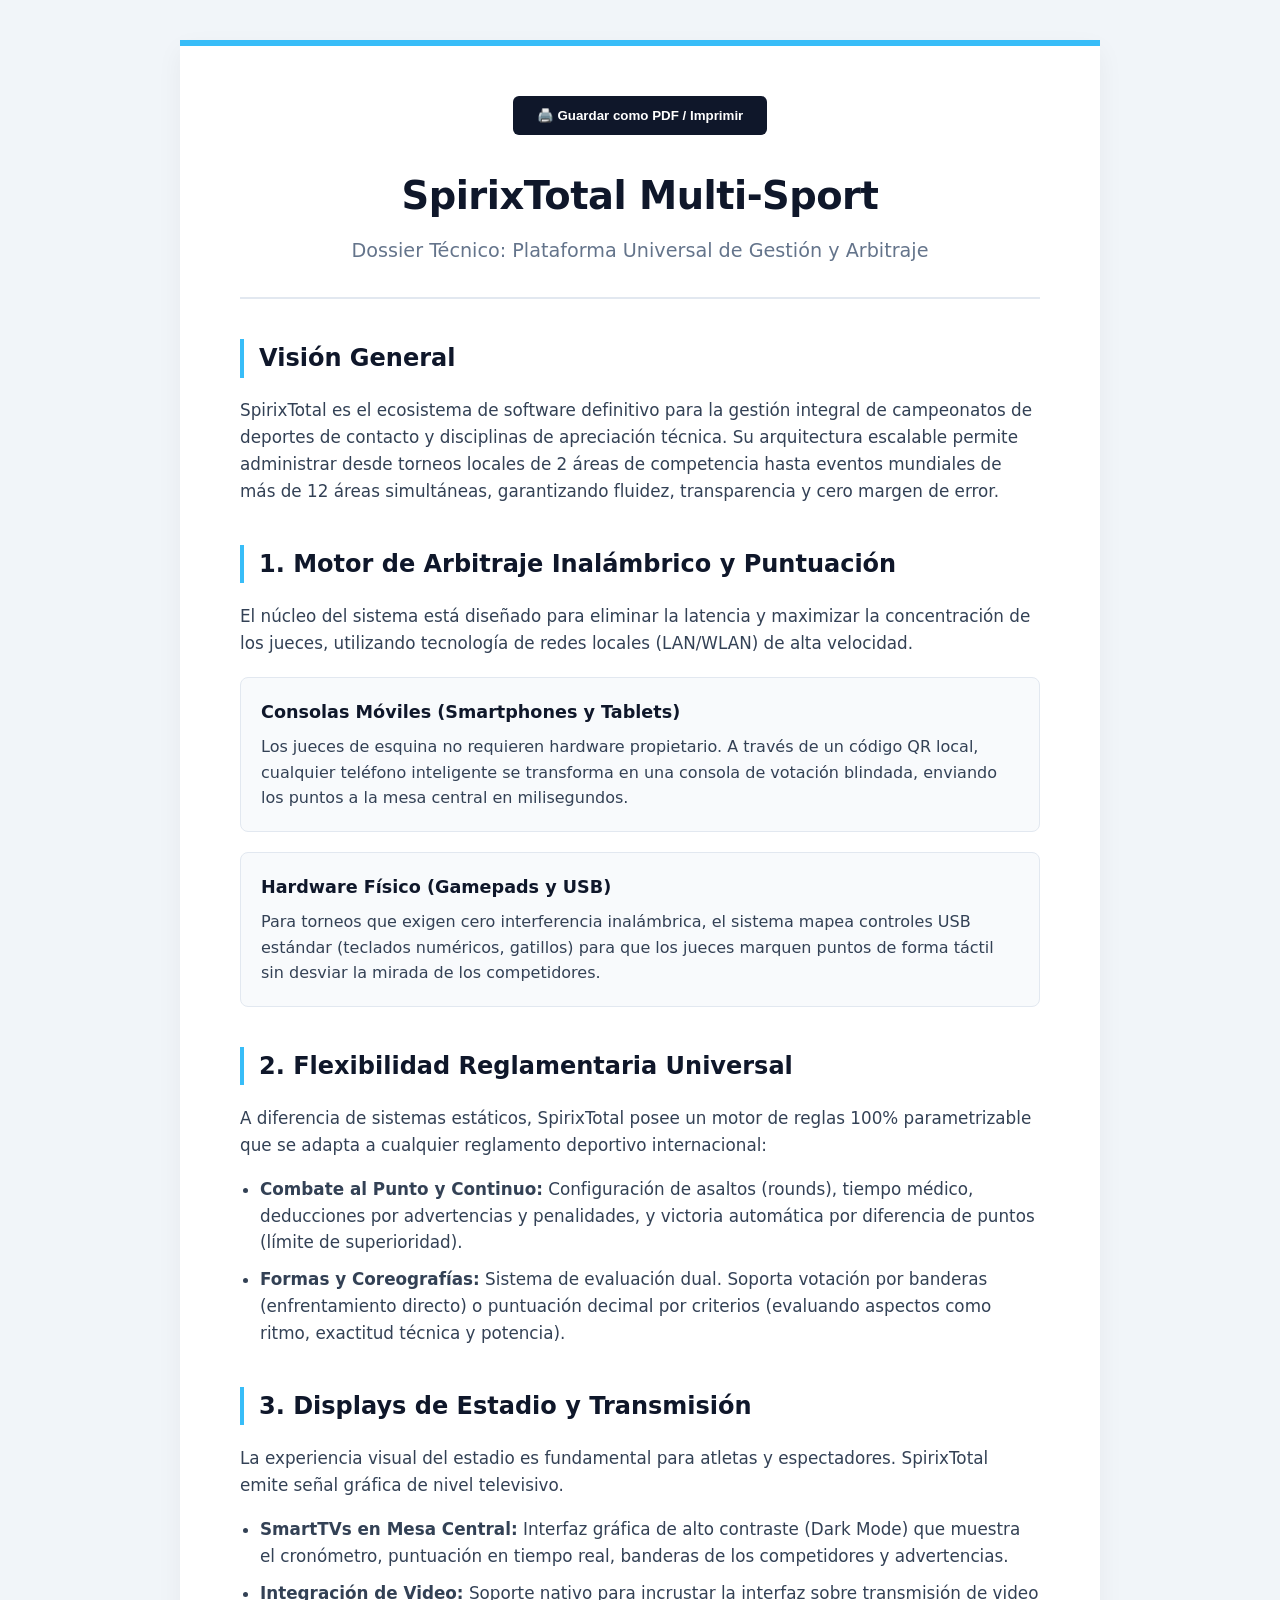
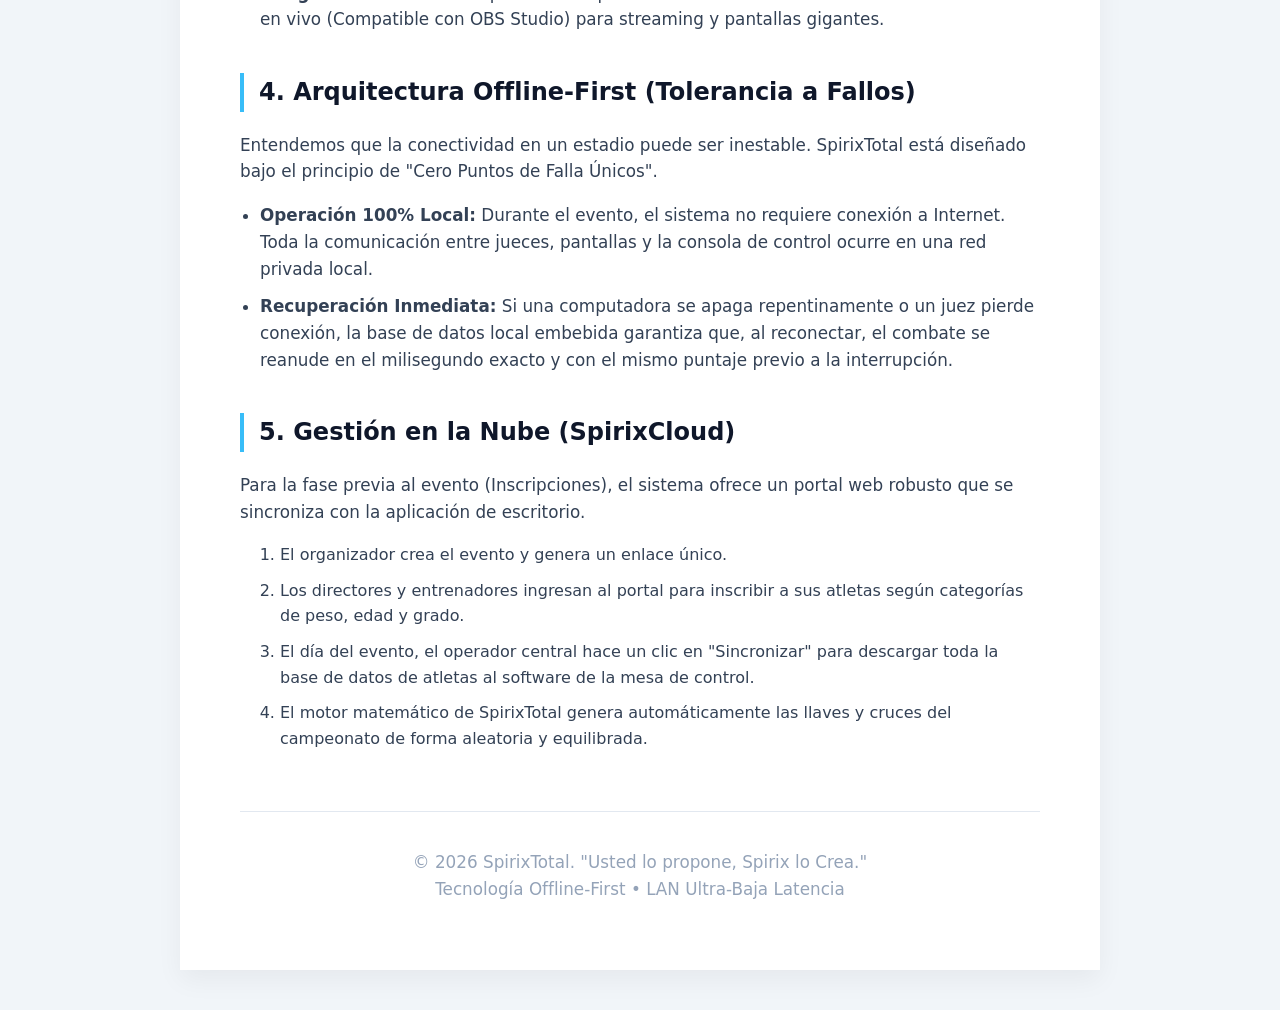
<file: docs/SpirixTotal_Dossier_Tecnico.html>
﻿<!DOCTYPE html>
<html lang="es">
<head>
    <meta charset="UTF-8">
    <meta name="viewport" content="width=device-width, initial-scale=1.0">
    <title>SpirixTotal - Dossier Técnico y Comercial</title>
    <style>
        :root {
            --primary: #0f172a;
            --accent: #38bdf8;
            --text: #334155;
            --light: #f8fafc;
        }
        body {
            font-family: 'Segoe UI', system-ui, -apple-system, sans-serif;
            color: var(--text);
            line-height: 1.6;
            margin: 0;
            padding: 0;
            background-color: #f1f5f9;
        }
        .container {
            max-width: 800px;
            margin: 40px auto;
            background: white;
            padding: 50px 60px;
            box-shadow: 0 10px 25px rgba(0,0,0,0.05);
            border-top: 6px solid var(--accent);
        }
        .header {
            text-align: center;
            border-bottom: 2px solid #e2e8f0;
            padding-bottom: 30px;
            margin-bottom: 40px;
        }
        .header h1 {
            color: var(--primary);
            font-size: 2.4rem;
            margin: 0 0 10px 0;
            letter-spacing: -0.5px;
        }
        .header p {
            font-size: 1.2rem;
            color: #64748b;
            margin: 0;
        }
        h2 {
            color: var(--primary);
            border-left: 4px solid var(--accent);
            padding-left: 15px;
            margin-top: 40px;
        }
        h3 {
            color: #0f172a;
            margin-top: 30px;
        }
        p {
            font-size: 1.05rem;
        }
        ul {
            font-size: 1.05rem;
            padding-left: 20px;
        }
        li {
            margin-bottom: 10px;
        }
        .feature-box {
            background: var(--light);
            border: 1px solid #e2e8f0;
            padding: 20px;
            border-radius: 8px;
            margin: 20px 0;
        }
        .feature-box strong {
            color: var(--primary);
            display: block;
            margin-bottom: 8px;
            font-size: 1.1rem;
        }
        .footer {
            margin-top: 60px;
            text-align: center;
            padding-top: 20px;
            border-top: 1px solid #e2e8f0;
            color: #94a3b8;
            font-size: 0.9rem;
        }
        .print-btn {
            display: block;
            width: max-content;
            margin: 0 auto 30px auto;
            padding: 12px 24px;
            background-color: var(--primary);
            color: white;
            text-decoration: none;
            border-radius: 6px;
            font-weight: 600;
            text-align: center;
            cursor: pointer;
            border: none;
        }
        .print-btn:hover {
            background-color: #1e293b;
        }
        @media print {
            body { background: white; }
            .container { box-shadow: none; margin: 0; padding: 0; border: none; max-width: 100%; }
            .print-btn { display: none; }
        }
    </style>
</head>
<body>
    <div class="container">
        <button class="print-btn" onclick="window.print()">🖨️ Guardar como PDF / Imprimir</button>
        
        <div class="header">
            <h1>SpirixTotal Multi-Sport</h1>
            <p>Dossier Técnico: Plataforma Universal de Gestión y Arbitraje</p>
        </div>

        <h2>Visión General</h2>
        <p>SpirixTotal es el ecosistema de software definitivo para la gestión integral de campeonatos de deportes de contacto y disciplinas de apreciación técnica. Su arquitectura escalable permite administrar desde torneos locales de 2 áreas de competencia hasta eventos mundiales de más de 12 áreas simultáneas, garantizando fluidez, transparencia y cero margen de error.</p>

        <h2>1. Motor de Arbitraje Inalámbrico y Puntuación</h2>
        <p>El núcleo del sistema está diseñado para eliminar la latencia y maximizar la concentración de los jueces, utilizando tecnología de redes locales (LAN/WLAN) de alta velocidad.</p>
        
        <div class="feature-box">
            <strong>Consolas Móviles (Smartphones y Tablets)</strong>
            Los jueces de esquina no requieren hardware propietario. A través de un código QR local, cualquier teléfono inteligente se transforma en una consola de votación blindada, enviando los puntos a la mesa central en milisegundos.
        </div>
        
        <div class="feature-box">
            <strong>Hardware Físico (Gamepads y USB)</strong>
            Para torneos que exigen cero interferencia inalámbrica, el sistema mapea controles USB estándar (teclados numéricos, gatillos) para que los jueces marquen puntos de forma táctil sin desviar la mirada de los competidores.
        </div>

        <h2>2. Flexibilidad Reglamentaria Universal</h2>
        <p>A diferencia de sistemas estáticos, SpirixTotal posee un motor de reglas 100% parametrizable que se adapta a cualquier reglamento deportivo internacional:</p>
        <ul>
            <li><strong>Combate al Punto y Continuo:</strong> Configuración de asaltos (rounds), tiempo médico, deducciones por advertencias y penalidades, y victoria automática por diferencia de puntos (límite de superioridad).</li>
            <li><strong>Formas y Coreografías:</strong> Sistema de evaluación dual. Soporta votación por banderas (enfrentamiento directo) o puntuación decimal por criterios (evaluando aspectos como ritmo, exactitud técnica y potencia).</li>
        </ul>

        <h2>3. Displays de Estadio y Transmisión</h2>
        <p>La experiencia visual del estadio es fundamental para atletas y espectadores. SpirixTotal emite señal gráfica de nivel televisivo.</p>
        <ul>
            <li><strong>SmartTVs en Mesa Central:</strong> Interfaz gráfica de alto contraste (Dark Mode) que muestra el cronómetro, puntuación en tiempo real, banderas de los competidores y advertencias.</li>
            <li><strong>Integración de Video:</strong> Soporte nativo para incrustar la interfaz sobre transmisión de video en vivo (Compatible con OBS Studio) para streaming y pantallas gigantes.</li>
        </ul>

        <h2>4. Arquitectura Offline-First (Tolerancia a Fallos)</h2>
        <p>Entendemos que la conectividad en un estadio puede ser inestable. SpirixTotal está diseñado bajo el principio de "Cero Puntos de Falla Únicos".</p>
        <ul>
            <li><strong>Operación 100% Local:</strong> Durante el evento, el sistema no requiere conexión a Internet. Toda la comunicación entre jueces, pantallas y la consola de control ocurre en una red privada local.</li>
            <li><strong>Recuperación Inmediata:</strong> Si una computadora se apaga repentinamente o un juez pierde conexión, la base de datos local embebida garantiza que, al reconectar, el combate se reanude en el milisegundo exacto y con el mismo puntaje previo a la interrupción.</li>
        </ul>

        <h2>5. Gestión en la Nube (SpirixCloud)</h2>
        <p>Para la fase previa al evento (Inscripciones), el sistema ofrece un portal web robusto que se sincroniza con la aplicación de escritorio.</p>
        <ol>
            <li>El organizador crea el evento y genera un enlace único.</li>
            <li>Los directores y entrenadores ingresan al portal para inscribir a sus atletas según categorías de peso, edad y grado.</li>
            <li>El día del evento, el operador central hace un clic en "Sincronizar" para descargar toda la base de datos de atletas al software de la mesa de control.</li>
            <li>El motor matemático de SpirixTotal genera automáticamente las llaves y cruces del campeonato de forma aleatoria y equilibrada.</li>
        </ol>

        <div class="footer">
            <p>&copy; 2026 SpirixTotal. "Usted lo propone, Spirix lo Crea."<br>Tecnología Offline-First • LAN Ultra-Baja Latencia</p>
        </div>
    </div>
</body>
</html>
</file>
<file: css/style.css>
/* ==========================================================================
   SPIRIXTOTAL 2.0 — HOJA DE ESTILOS OFICIAL DE ALTO RENDIMIENTO
   Estilo: Dark Stadium / Cyber-Athletic Pro (Versión 4 Full-Width Hero)
   ========================================================================== */

:root {
  --bg-primary: #050811;
  --bg-secondary: #0c1220;
  --bg-card: rgba(15, 23, 42, 0.78);
  --bg-card-hover: rgba(23, 34, 58, 0.9);
  --border-card: rgba(255, 255, 255, 0.08);
  --border-glow: rgba(59, 130, 246, 0.35);
  
  --red-corner: #ef4444;
  --red-corner-glow: rgba(239, 68, 68, 0.45);
  --red-corner-dark: #991b1b;
  
  --blue-corner: #2563eb;
  --blue-corner-glow: rgba(37, 99, 235, 0.45);
  --blue-corner-dark: #1e40af;
  
  --gold-accent: #f59e0b;
  --cyan-accent: #38bdf8;
  --green-online: #10b981;
  
  --text-main: #f8fafc;
  --text-muted: #94a3b8;
  --text-dim: #64748b;
  
  --font-sans: 'Outfit', -apple-system, BlinkMacSystemFont, 'Segoe UI', Roboto, sans-serif;
  --font-mono: 'JetBrains Mono', monospace;
  
  --radius-sm: 8px;
  --radius-md: 14px;
  --radius-lg: 24px;
  --radius-full: 9999px;
  
  --transition-fast: 0.16s ease;
  --transition-smooth: 0.3s cubic-bezier(0.16, 1, 0.3, 1);
}

/* Reset y Base */
*, *::before, *::after {
  box-sizing: border-box;
  margin: 0;
  padding: 0;
}

html {
  scroll-behavior: smooth;
  font-family: var(--font-sans);
  background-color: var(--bg-primary);
  color: var(--text-main);
  line-height: 1.5;
  -webkit-font-smoothing: antialiased;
}

body {
  background-color: var(--bg-primary);
  overflow-x: hidden;
}

img {
  max-width: 100%;
  height: auto;
  display: block;
}

a {
  text-decoration: none;
  color: inherit;
}

button {
  font-family: inherit;
  cursor: pointer;
  border: none;
  background: none;
}

.container {
  width: 100%;
  max-width: 1260px;
  margin: 0 auto;
  padding: 0 24px;
}

.container-fluid {
  width: 100%;
  padding: 0 20px;
}

/* ==========================================================================
   HEADER Y BARRA DE NAVEGACIÓN
   ========================================================================== */
.site-header {
  position: fixed;
  top: 0;
  left: 0;
  right: 0;
  z-index: 1000;
  background: rgba(5, 8, 17, 0.88);
  backdrop-filter: blur(20px);
  -webkit-backdrop-filter: blur(20px);
  border-bottom: 1px solid var(--border-card);
  transition: var(--transition-smooth);
}

.site-header .container {
  max-width: 1400px;
}

.header-inner {
  display: flex;
  align-items: center;
  justify-content: space-between;
  height: 80px;
  gap: 12px;
}

.brand-link {
  display: flex;
  align-items: center;
  gap: 8px;
  flex-shrink: 0;
}

.brand-logo-img {
  height: 38px;
  width: auto;
  object-fit: contain;
  filter: drop-shadow(0 0 10px rgba(59, 130, 246, 0.4));
}

.nav-menu {
  display: flex;
  align-items: center;
  gap: 12px;
  flex-wrap: nowrap;
}

.nav-link {
  font-size: 0.86rem;
  font-weight: 500;
  color: var(--text-muted);
  transition: var(--transition-fast);
  position: relative;
  padding: 6px 0;
  white-space: nowrap;
}

.nav-link:hover,
.nav-link.active {
  color: #ffffff;
}

.nav-link::after {
  content: '';
  position: absolute;
  bottom: 0;
  left: 0;
  width: 0;
  height: 2px;
  background: linear-gradient(90deg, var(--blue-corner), var(--cyan-accent));
  transition: width var(--transition-fast);
  border-radius: 2px;
}

.nav-link:hover::after {
  width: 100%;
}

.header-actions {
  display: flex;
  align-items: center;
  gap: 8px;
  flex-shrink: 0;
}

/* Botón Destacado SpirixCloud */
.btn-cloud-access {
  display: inline-flex;
  align-items: center;
  gap: 6px;
  padding: 7px 14px;
  background: linear-gradient(135deg, rgba(6, 182, 212, 0.12), rgba(37, 99, 235, 0.22));
  border: 1px solid rgba(56, 189, 248, 0.45);
  color: #38bdf8;
  border-radius: var(--radius-full);
  font-size: 0.84rem;
  font-weight: 600;
  white-space: nowrap;
  transition: var(--transition-smooth);
}

.btn-cloud-access:hover {
  background: linear-gradient(135deg, rgba(6, 182, 212, 0.28), rgba(37, 99, 235, 0.38));
  border-color: #38bdf8;
  color: #ffffff;
  transform: translateY(-2px);
  box-shadow: 0 4px 18px rgba(56, 189, 248, 0.3);
}

.btn-cta-nav {
  display: inline-flex;
  align-items: center;
  gap: 6px;
  padding: 7px 14px;
  background: linear-gradient(135deg, #2563eb, #1d4ed8);
  color: #ffffff;
  border-radius: var(--radius-full);
  font-size: 0.84rem;
  font-weight: 700;
  white-space: nowrap;
  transition: var(--transition-smooth);
  box-shadow: 0 4px 14px rgba(37, 99, 235, 0.35);
}

.btn-cta-nav:hover {
  background: linear-gradient(135deg, #3b82f6, #2563eb);
  transform: translateY(-2px);
  box-shadow: 0 6px 20px rgba(37, 99, 235, 0.5);
}

.mobile-toggle {
  display: none;
  font-size: 1.5rem;
  color: var(--text-main);
}

/* ==========================================================================
   HERO SECTION: LOGO PROTAGÓNICO Y COLLAGE FULL-WIDTH TRASERO
   ========================================================================== */
.hero-fullwidth-section {
  position: relative;
  min-height: 86vh;
  display: flex;
  flex-direction: column;
  justify-content: center;
  align-items: center;
  padding: 130px 20px 80px;
  text-align: center;
  overflow: hidden;
  background-color: #040711;
}



/* Efecto de viñeta para contraste */
.hero-backdrop-overlay {
  position: absolute;
  top: 0;
  left: 0;
  width: 100%;
  height: 100%;
  background: linear-gradient(180deg, rgba(4, 7, 17, 0.3) 0%, rgba(4, 7, 17, 0.4) 60%, #040711 100%);
  z-index: 2;
  pointer-events: none;
}

/* Vitrina destacada: Collage Fusión de Pantallas y Tatamis (de punta a punta) */
.hero-fusion-showcase {
  margin-top: 38px;
  width: 100%;
  max-width: 1180px;
  margin-left: auto;
  margin-right: auto;
  position: relative;
  z-index: 4;
}

.hero-fusion-frame {
  position: relative;
  border-radius: 16px;
  overflow: hidden;
  border: 1px solid rgba(56, 189, 248, 0.45);
  box-shadow: 0 16px 50px rgba(0, 0, 0, 0.85), 0 0 40px rgba(56, 189, 248, 0.22);
  background: #04070f;
  transition: transform 0.4s cubic-bezier(0.16, 1, 0.3, 1), box-shadow 0.4s ease;
}

.hero-fusion-frame:hover {
  transform: translateY(-5px);
  box-shadow: 0 24px 65px rgba(0, 0, 0, 0.95), 0 0 55px rgba(56, 189, 248, 0.38);
}

.hero-fusion-img {
  width: 100%;
  height: auto;
  display: block;
  object-fit: cover;
}

.hero-fusion-caption-bar {
  display: flex;
  align-items: center;
  justify-content: center;
  gap: 10px;
  padding: 12px 18px;
  background: rgba(6, 11, 25, 0.95);
  border-top: 1px solid rgba(56, 189, 248, 0.22);
  font-size: 0.88rem;
  color: #94a3b8;
  font-weight: 500;
}

.hero-fusion-caption-bar .status-dot {
  width: 9px;
  height: 9px;
  border-radius: 50%;
  background: #10b981;
  box-shadow: 0 0 10px #10b981;
}

.hero-fullwidth-section .container {
  position: relative;
  z-index: 3;
  max-width: 1100px;
}

.hero-main-logo-wrap {
  display: inline-block;
  margin-bottom: 20px;
  position: relative;
}

  .hero-main-logo {
    max-width: 600px;
    width: 88vw;
  }
  .resilience-grid {
    grid-template-columns: 1fr;
  }
}



.hero-main-logo:hover {
  transform: scale(1.025);
  opacity: 1;
  filter: drop-shadow(0 0 50px rgba(0, 210, 255, 0.75)) drop-shadow(0 16px 36px rgba(0, 0, 0, 1));
}

.hero-headline {
  font-size: clamp(1.85rem, 3.4vw, 2.85rem);
  font-weight: 900;
  line-height: 1.2;
  margin-bottom: 16px;
  letter-spacing: -0.5px;
  max-width: 950px;
  margin-left: auto;
  margin-right: auto;
  text-shadow: 0 4px 18px rgba(0, 0, 0, 0.9);
}

.hero-headline .gradient-text {
  background: linear-gradient(135deg, #ffffff 25%, #38bdf8 70%, #a5b4fc 100%);
  -webkit-background-clip: text;
  -webkit-text-fill-color: transparent;
}

/* El gran lema insignia */
.hero-concept-badge {
  display: inline-flex;
  align-items: center;
  gap: 10px;
  padding: 10px 24px;
  background: linear-gradient(135deg, rgba(245, 158, 11, 0.16), rgba(37, 99, 235, 0.22));
  border: 1px solid rgba(245, 158, 11, 0.55);
  border-radius: var(--radius-full);
  margin-bottom: 22px;
  font-size: 1.05rem;
  font-weight: 700;
  color: #fbbf24;
  backdrop-filter: blur(8px);
  box-shadow: 0 0 25px rgba(245, 158, 11, 0.2);
}

.hero-concept-badge strong {
  color: #ffffff;
  font-weight: 900;
  letter-spacing: 0.5px;
}

.hero-description-lead {
  font-size: 1.12rem;
  color: #cbd5e1;
  max-width: 820px;
  margin: 0 auto 28px;
  line-height: 1.65;
  text-shadow: 0 2px 10px rgba(0, 0, 0, 0.85);
}

/* Chips de blindaje y funciones en el hero */
.hero-feature-pills {
  display: flex;
  justify-content: center;
  flex-wrap: wrap;
  gap: 10px;
  margin-bottom: 34px;
}

.pill-chip {
  display: inline-flex;
  align-items: center;
  gap: 7px;
  padding: 6px 14px;
  background: rgba(15, 23, 42, 0.75);
  border: 1px solid rgba(56, 189, 248, 0.28);
  border-radius: var(--radius-full);
  font-size: 0.82rem;
  font-weight: 600;
  color: #e2e8f0;
  backdrop-filter: blur(6px);
}

.pill-chip .pill-icon {
  font-size: 0.95rem;
}

.hero-cta-group {
  display: flex;
  justify-content: center;
  flex-wrap: wrap;
  align-items: center;
  gap: 16px;
  margin-bottom: 25px;
}

.btn-primary {
  display: inline-flex;
  align-items: center;
  gap: 10px;
  padding: 15px 30px;
  background: linear-gradient(135deg, #2563eb, #1d4ed8);
  color: #ffffff;
  font-size: 1.02rem;
  font-weight: 800;
  border-radius: var(--radius-md);
  transition: var(--transition-smooth);
  box-shadow: 0 8px 25px rgba(37, 99, 235, 0.45);
}

.btn-primary:hover {
  background: linear-gradient(135deg, #3b82f6, #2563eb);
  transform: translateY(-3px);
  box-shadow: 0 12px 30px rgba(37, 99, 235, 0.65);
}

.btn-secondary {
  display: inline-flex;
  align-items: center;
  gap: 10px;
  padding: 15px 26px;
  background: rgba(15, 23, 42, 0.7);
  border: 1px solid rgba(255, 255, 255, 0.2);
  color: var(--text-main);
  font-size: 1rem;
  font-weight: 600;
  border-radius: var(--radius-md);
  backdrop-filter: blur(8px);
  transition: var(--transition-smooth);
}

.btn-secondary:hover {
  background: rgba(255, 255, 255, 0.14);
  border-color: rgba(255, 255, 255, 0.35);
  transform: translateY(-3px);
}

/* SECCIÓN DE EVIDENCIA EN TORNEO CON TARJETAS DETALLADAS */
.evidence-section {
  padding: 50px 0 80px;
  background: #050811;
  position: relative;
}

.evidence-header {
  text-align: center;
  max-width: 800px;
  margin: 0 auto 36px;
}

.hero-collage-grid {
  display: grid;
  grid-template-columns: repeat(4, 1fr);
  gap: 20px;
  max-width: 1400px;
  margin: 0 auto;
}

@media (max-width: 1250px) {`n  .hero-collage-grid {`n    grid-template-columns: repeat(2, 1fr);
  }
}

@media (max-width: 640px) {
  .hero-collage-grid {
    grid-template-columns: 1fr;
  }
}

.collage-card {
  position: relative;
  border-radius: var(--radius-md);
  overflow: hidden;
  border: 1px solid rgba(255, 255, 255, 0.04);
  background: #0b1120;
  height: 310px;
  box-shadow: 0 16px 36px rgba(0, 0, 0, 0.6);
  transition: var(--transition-smooth);
}

.collage-card:hover {
  transform: translateY(-6px) scale(1.02);
  border-color: var(--cyan-accent);
  box-shadow: 0 12px 30px rgba(0, 0, 0, 0.6);
  z-index: 5;
}

.collage-card img {
  width: 100%;
  height: 100%;
  object-fit: cover;
  transition: transform 0.6s ease;
}

.collage-card:hover img {
  transform: scale(1.06);
}

.collage-overlay {
  position: absolute;
  bottom: 0;
  left: 0;
  right: 0;
  padding: 18px 16px 14px;
  background: linear-gradient(180deg, transparent 0%, rgba(2, 6, 23, 0.88) 35%, rgba(2, 6, 23, 0.98) 100%);
  text-align: left;
}

.collage-tag {
  display: inline-block;
  font-size: 0.68rem;
  font-weight: 800;
  letter-spacing: 0.8px;
  text-transform: uppercase;
  color: var(--cyan-accent);
  margin-bottom: 3px;
}

.collage-title {
  font-size: 0.98rem;
  font-weight: 800;
  color: #ffffff;
  margin-bottom: 2px;
}

.collage-desc {
  font-size: 0.78rem;
  color: var(--text-dim);
  line-height: 1.4;
}

/* ==========================================================================
   SIMULADOR INTERACTIVO DE TATAMI EN VIVO (PLAYGROUND)
   ========================================================================== */
.simulator-section {
  padding: 100px 0;
  position: relative;
  background: linear-gradient(180deg, transparent, rgba(12, 18, 32, 0.75) 50%, transparent);
}

.section-head {
  text-align: center;
  max-width: 800px;
  margin: 0 auto 50px;
}

.section-tag {
  display: inline-block;
  font-size: 0.82rem;
  font-weight: 800;
  letter-spacing: 1.5px;
  text-transform: uppercase;
  color: var(--cyan-accent);
  margin-bottom: 12px;
}

.section-title {
  font-size: clamp(2rem, 3.2vw, 2.7rem);
  font-weight: 800;
  margin-bottom: 16px;
  letter-spacing: -0.5px;
}

.section-subtitle {
  font-size: 1.05rem;
  color: var(--text-muted);
  line-height: 1.6;
}

.simulator-workspace {
  display: grid;
  grid-template-columns: 0.85fr 1.15fr;
  gap: 32px;
  background: rgba(12, 18, 32, 0.9);
  border: 1px solid rgba(255, 255, 255, 0.04);
  border-radius: var(--radius-lg);
  padding: 32px;
  box-shadow: 0 25px 60px rgba(0, 0, 0, 0.5), 0 0 35px rgba(37, 99, 235, 0.15);
  backdrop-filter: blur(16px);
}

/* Columna Izquierda: Celular del Juez */
.judge-device-mockup {
  background: #0f172a;
  border: 2px solid #334155;
  border-radius: 28px;
  padding: 20px;
  box-shadow: inset 0 0 15px rgba(0, 0, 0, 0.8), 0 12px 30px rgba(0,0,0,0.6);
}

.device-header {
  display: flex;
  align-items: center;
  justify-content: space-between;
  padding-bottom: 14px;
  border-bottom: 1px solid rgba(255, 255, 255, 0.08);
  margin-bottom: 16px;
}

.device-title {
  font-size: 0.85rem;
  font-weight: 700;
  text-transform: uppercase;
  color: #38bdf8;
  display: flex;
  align-items: center;
  gap: 6px;
}

.device-tag {
  font-size: 0.72rem;
  font-weight: 800;
  padding: 3px 8px;
  background: rgba(16, 185, 129, 0.15);
  color: #34d399;
  border-radius: var(--radius-full);
  border: 1px solid rgba(16, 185, 129, 0.3);
}

.judge-corners-grid {
  display: grid;
  grid-template-columns: 1fr 1fr;
  gap: 14px;
  margin-bottom: 16px;
}

.corner-box {
  border-radius: var(--radius-md);
  padding: 14px;
}

.corner-box.red {
  background: rgba(239, 68, 68, 0.08);
  border: 1px solid rgba(239, 68, 68, 0.3);
}

.corner-box.blue {
  background: rgba(37, 99, 235, 0.08);
  border: 1px solid rgba(37, 99, 235, 0.3);
}

.corner-label {
  font-size: 0.8rem;
  font-weight: 800;
  text-transform: uppercase;
  letter-spacing: 0.5px;
  margin-bottom: 10px;
  text-align: center;
}

.corner-box.red .corner-label { color: #f87171; }
.corner-box.blue .corner-label { color: #60a5fa; }

.points-btn-grid {
  display: grid;
  grid-template-columns: 1fr 1fr;
  gap: 8px;
}

.btn-point {
  padding: 12px 6px;
  font-size: 1.15rem;
  font-weight: 800;
  font-family: var(--font-mono);
  border-radius: var(--radius-sm);
  color: #ffffff;
  transition: var(--transition-fast);
  box-shadow: 0 4px 10px rgba(0, 0, 0, 0.3);
  display: flex;
  flex-direction: column;
  align-items: center;
  justify-content: center;
  gap: 2px;
}

.btn-point span {
  font-size: 0.65rem;
  font-family: var(--font-sans);
  opacity: 0.8;
  font-weight: 600;
  text-transform: uppercase;
}

.btn-point.red {
  background: linear-gradient(135deg, #ef4444, #dc2626);
}
.btn-point.red:hover {
  background: linear-gradient(135deg, #f87171, #ef4444);
  transform: translateY(-2px);
  box-shadow: 0 6px 14px rgba(239, 68, 68, 0.5);
}
.btn-point.red:active { transform: scale(0.96); }

.btn-point.blue {
  background: linear-gradient(135deg, #2563eb, #1d4ed8);
}
.btn-point.blue:hover {
  background: linear-gradient(135deg, #3b82f6, #2563eb);
  transform: translateY(-2px);
  box-shadow: 0 6px 14px rgba(37, 99, 235, 0.5);
}
.btn-point.blue:active { transform: scale(0.96); }

.judge-controls-bottom {
  display: grid;
  grid-template-columns: 1fr 1fr;
  gap: 8px;
}

.btn-aux {
  padding: 9px;
  font-size: 0.78rem;
  font-weight: 700;
  text-transform: uppercase;
  border-radius: var(--radius-sm);
  background: rgba(255, 255, 255, 0.05);
  border: 1px solid rgba(255, 255, 255, 0.04);
  color: var(--text-muted);
  transition: var(--transition-fast);
}

.btn-aux:hover {
  background: rgba(255, 255, 255, 0.12);
  color: #ffffff;
}

.btn-aux.undo {
  grid-column: span 2;
  color: #f59e0b;
  border-color: rgba(245, 158, 11, 0.3);
}

/* Columna Derecha: Pantalla TV de Estadio */
.stadium-screen-mockup {
  background: #020617;
  border: 4px solid #1e293b;
  border-radius: 20px;
  padding: 24px;
  display: flex;
  flex-direction: column;
  justify-content: space-between;
  box-shadow: 0 0 30px rgba(0, 0, 0, 0.8), inset 0 0 20px rgba(0, 0, 0, 0.9);
}

.screen-topbar {
  display: flex;
  align-items: center;
  justify-content: space-between;
  border-bottom: 2px solid rgba(255, 255, 255, 0.08);
  padding-bottom: 12px;
}

.screen-category {
  font-size: 0.9rem;
  font-weight: 800;
  letter-spacing: 1px;
  color: #94a3b8;
  text-transform: uppercase;
}

.screen-live-tag {
  display: flex;
  align-items: center;
  gap: 6px;
  font-size: 0.75rem;
  font-weight: 800;
  color: #38bdf8;
  background: rgba(56, 189, 248, 0.12);
  padding: 4px 10px;
  border-radius: var(--radius-full);
}

.screen-scoreboard {
  display: grid;
  grid-template-columns: 1fr auto 1fr;
  align-items: center;
  gap: 20px;
  margin: 24px 0;
}

.competitor-card {
  border-radius: var(--radius-md);
  padding: 20px;
  text-align: center;
}

.competitor-card.red {
  background: linear-gradient(180deg, rgba(239, 68, 68, 0.18) 0%, rgba(153, 27, 27, 0.35) 100%);
  border: 2px solid rgba(239, 68, 68, 0.5);
  box-shadow: 0 0 25px rgba(239, 68, 68, 0.2);
}

.competitor-card.blue {
  background: linear-gradient(180deg, rgba(37, 99, 235, 0.18) 0%, rgba(30, 64, 175, 0.35) 100%);
  border: 2px solid rgba(37, 99, 235, 0.5);
  box-shadow: 0 0 25px rgba(37, 99, 235, 0.2);
}

.comp-name {
  font-size: 1.15rem;
  font-weight: 800;
  text-transform: uppercase;
  margin-bottom: 4px;
}
.competitor-card.red .comp-name { color: #fca5a5; }
.competitor-card.blue .comp-name { color: #93c5fd; }

.comp-club {
  font-size: 0.78rem;
  color: var(--text-dim);
  text-transform: uppercase;
  margin-bottom: 12px;
}

.comp-score {
  font-size: clamp(2.8rem, 4.5vw, 4.8rem);
  font-weight: 900;
  font-family: var(--font-mono);
  line-height: 1;
  color: #ffffff;
  transition: transform 0.15s cubic-bezier(0.175, 0.885, 0.32, 1.275);
}

.comp-score.bump {
  transform: scale(1.18);
  color: #facc15;
}

.comp-fouls {
  display: flex;
  justify-content: center;
  gap: 6px;
  margin-top: 12px;
}

.foul-pip {
  width: 12px;
  height: 12px;
  border-radius: 3px;
  background: rgba(255, 255, 255, 0.12);
}

.foul-pip.active {
  background: #eab308;
  box-shadow: 0 0 8px #eab308;
}

.screen-timer-box {
  text-align: center;
  padding: 0 10px;
}

.timer-round-label {
  font-size: 0.85rem;
  font-weight: 800;
  color: #38bdf8;
  letter-spacing: 1.5px;
  margin-bottom: 4px;
}

.timer-digits {
  font-size: clamp(2.2rem, 3.5vw, 3.2rem);
  font-weight: 900;
  font-family: var(--font-mono);
  color: #ffffff;
  line-height: 1;
  text-shadow: 0 0 20px rgba(56, 189, 248, 0.4);
  margin-bottom: 10px;
}

.timer-digits.paused { color: #f59e0b; }

.timer-controls-row {
  display: flex;
  gap: 8px;
  justify-content: center;
}

.btn-timer-action {
  padding: 6px 14px;
  font-size: 0.75rem;
  font-weight: 700;
  text-transform: uppercase;
  border-radius: var(--radius-full);
  background: rgba(255, 255, 255, 0.1);
  color: #ffffff;
  transition: var(--transition-fast);
}

.btn-timer-action:hover { background: #2563eb; }

.screen-bottom-bar {
  display: flex;
  align-items: center;
  justify-content: space-between;
  border-top: 1px solid rgba(255, 255, 255, 0.08);
  padding-top: 14px;
  font-size: 0.8rem;
  color: var(--text-dim);
}

.sound-toggle-btn {
  display: flex;
  align-items: center;
  gap: 6px;
  color: var(--text-muted);
  font-size: 0.8rem;
  cursor: pointer;
}
.sound-toggle-btn.active { color: #38bdf8; }

/* ==========================================================================
   BLINDAJE ANTE ERRORES (ZERO-FAILURE)
   ========================================================================== */
.resilience-section {
  padding: 100px 0;
  position: relative;
}

.resilience-grid {
  display: grid;
  grid-template-columns: repeat(3, 1fr);
  gap: 24px;
  margin-top: 48px;
}

.resilience-card {
  background: var(--bg-card);
  border: 1px solid var(--border-card);
  border-radius: var(--radius-md);
  padding: 30px 26px;
  transition: var(--transition-smooth);
}

.resilience-card:hover {
  transform: translateY(-5px);
  background: var(--bg-card-hover);
  border-color: rgba(59, 130, 246, 0.35);
  box-shadow: 0 16px 36px rgba(0, 0, 0, 0.4);
}

.resilience-icon {
  width: 52px;
  height: 52px;
  border-radius: var(--radius-sm);
  background: rgba(37, 99, 235, 0.12);
  border: 1px solid rgba(37, 99, 235, 0.25);
  display: flex;
  align-items: center;
  justify-content: center;
  font-size: 1.5rem;
  margin-bottom: 20px;
}

.resilience-card h3 {
  font-size: 1.2rem;
  font-weight: 700;
  margin-bottom: 10px;
  color: #ffffff;
}

.resilience-card p {
  font-size: 0.92rem;
  color: var(--text-muted);
  line-height: 1.6;
  margin-bottom: 16px;
}

.resilience-badge {
  display: inline-block;
  font-size: 0.72rem;
  font-weight: 700;
  text-transform: uppercase;
  letter-spacing: 0.8px;
  color: #38bdf8;
  background: rgba(56, 189, 248, 0.1);
  padding: 4px 10px;
  border-radius: var(--radius-full);
}

/* ==========================================================================
   FOTOS REALES CON PROTECCIÓN LEGAL DE ROSTROS
   ========================================================================== */
.gallery-section {
  padding: 100px 0;
  background: rgba(5, 8, 17, 0.95);
}

.privacy-legal-notice {
  display: inline-flex;
  align-items: center;
  gap: 8px;
  background: rgba(16, 185, 129, 0.1);
  border: 1px solid rgba(16, 185, 129, 0.3);
  padding: 6px 14px;
  border-radius: var(--radius-full);
  font-size: 0.8rem;
  color: #34d399;
  font-weight: 600;
  margin-bottom: 20px;
}

.gallery-grid {
  display: grid;
  grid-template-columns: repeat(auto-fill, minmax(280px, 1fr));
  gap: 20px;
  margin-top: 36px;
}

.gallery-item {
  position: relative;
  border-radius: var(--radius-md);
  overflow: hidden;
  border: 1px solid rgba(255, 255, 255, 0.04);
  background: var(--bg-card);
  box-shadow: 0 10px 30px rgba(0, 0, 0, 0.4);
  height: 280px;
}

.gallery-item img {
  width: 100%;
  height: 100%;
  object-fit: cover;
  transition: transform 0.6s ease;
}

.gallery-item:hover img {
  transform: scale(1.04);
}

.gallery-caption {
  position: absolute;
  bottom: 0;
  left: 0;
  right: 0;
  padding: 18px 16px 14px;
  background: linear-gradient(180deg, transparent 0%, rgba(5, 8, 17, 0.95) 80%);
  color: #ffffff;
}

.gallery-caption h4 {
  font-size: 0.95rem;
  font-weight: 700;
  margin-bottom: 4px;
}

.gallery-caption p {
  font-size: 0.8rem;
  color: #cbd5e1;
}

/* Tarjetas destacadas en pantallas grandes */
@media (min-width: 900px) {
  .gallery-grid {
    grid-template-columns: repeat(3, 1fr);
  }
  .gallery-item.col-8 { grid-column: span 2; height: 380px; }
  .gallery-item.col-4 { grid-column: span 1; height: 380px; }
  .gallery-item.col-4-b { grid-column: span 1; height: 300px; }
  .gallery-item.col-4-c { grid-column: span 1; height: 300px; }
  .gallery-item.col-4-d { grid-column: span 1; height: 300px; }
}


/* ==========================================================================
   SELECTOR COMPLETO DE 10 DISCIPLINAS Y LEMA INSIGNIA
   ========================================================================== */
.disciplines-section {
  padding: 100px 0;
}

.disciplines-tabs {
  display: flex;
  justify-content: center;
  flex-wrap: wrap;
  gap: 10px;
  margin-bottom: 56px;
}

.tab-btn {
  padding: 10px 20px;
  border-radius: var(--radius-full);
  background: rgba(255, 255, 255, 0.05);
  border: 1px solid rgba(255, 255, 255, 0.04);
  color: var(--text-muted);
  font-size: 0.9rem;
  font-weight: 700;
  transition: var(--transition-fast);
}

.tab-btn:hover {
  color: #ffffff;
  background: rgba(255, 255, 255, 0.1);
}

.tab-btn.active {
  background: linear-gradient(135deg, #2563eb, #1d4ed8);
  border-color: #3b82f6;
  color: #ffffff;
  box-shadow: 0 4px 16px rgba(37, 99, 235, 0.4);
}

.tab-btn.gold-btn {
  border-color: rgba(245, 158, 11, 0.4);
  color: #fbbf24;
}
.tab-btn.gold-btn.active {
  background: linear-gradient(135deg, #d97706, #b45309);
  border-color: #f59e0b;
  color: #ffffff;
  box-shadow: 0 4px 18px rgba(245, 158, 11, 0.4);
}

.discipline-content-box {
  background: var(--bg-card);
  border: 1px solid var(--border-card);
  border-radius: var(--radius-lg);
  padding: 40px;
  display: grid;
  grid-template-columns: 1.2fr 0.8fr;
  gap: 40px;
  align-items: center;
}

.discipline-details h3 {
  font-size: 1.8rem;
  font-weight: 800;
  margin-bottom: 12px;
  color: #ffffff;
}

.discipline-details p {
  color: var(--text-muted);
  font-size: 1.05rem;
  line-height: 1.6;
  margin-bottom: 24px;
}

.discipline-specs-list {
  list-style: none;
  display: flex;
  flex-direction: column;
  gap: 12px;
}

.discipline-specs-list li {
  display: flex;
  align-items: center;
  gap: 12px;
  font-size: 0.95rem;
  color: #e2e8f0;
}

.spec-icon {
  width: 24px;
  height: 24px;
  border-radius: 50%;
  background: rgba(16, 185, 129, 0.15);
  color: #10b981;
  display: flex;
  align-items: center;
  justify-content: center;
  font-weight: bold;
  font-size: 0.8rem;
}

.discipline-preview-box {
  background: #020617;
  border: 1px solid rgba(255, 255, 255, 0.04);
  border-radius: var(--radius-md);
  padding: 24px;
  text-align: center;
}

.preset-title {
  font-size: 0.85rem;
  color: #38bdf8;
  text-transform: uppercase;
  font-weight: 800;
  letter-spacing: 1px;
  margin-bottom: 16px;
}

.preset-features-grid {
  display: grid;
  grid-template-columns: 1fr 1fr;
  gap: 14px;
}

.preset-feature-item {
  background: rgba(255, 255, 255, 0.04);
  padding: 14px;
  border-radius: var(--radius-sm);
}

.preset-feature-item h5 {
  font-size: 0.75rem;
  color: var(--text-dim);
  text-transform: uppercase;
  margin-bottom: 4px;
}

.preset-feature-item p {
  font-size: 1.1rem;
  font-family: var(--font-mono);
  font-weight: 700;
  color: #ffffff;
  margin: 0;
}

.resilience-grid {
  display: grid;
  grid-template-columns: repeat(3, 1fr);
  gap: 30px;
  margin-top: 40px;
}
.resilience-card {
  display: flex;
  flex-direction: column;
}
/* ==========================================================================
   COTIZADOR RÁPIDO & EXPLICACIÓN DEL FLUJO SPIRIXCLOUD
   ========================================================================== */
.contact-section {
  padding: 100px 0;
  background: linear-gradient(180deg, transparent, rgba(12, 18, 32, 0.85));
}

.contact-card {
  background: var(--bg-card);
  border: 1px solid var(--border-card);
  border-radius: var(--radius-lg);
  padding: 48px;
  display: grid;
  grid-template-columns: 1fr 1fr;
  gap: 48px;
}

.contact-info-col h3 {
  font-size: 2rem;
  font-weight: 800;
  margin-bottom: 16px;
}

.contact-info-col p {
  color: var(--text-muted);
  font-size: 1.05rem;
  line-height: 1.6;
  margin-bottom: 24px;
}

/* Caja Explicativa del Proceso de Inscripción */
.cloud-flow-explainer {
  background: rgba(6, 182, 212, 0.08);
  border: 1px solid rgba(56, 189, 248, 0.3);
  border-radius: var(--radius-md);
  padding: 20px;
  margin-bottom: 28px;
}

.cloud-flow-explainer h4 {
  font-size: 0.95rem;
  font-weight: 800;
  color: #38bdf8;
  margin-bottom: 10px;
  display: flex;
  align-items: center;
  gap: 8px;
}

.cloud-flow-steps {
  list-style: none;
  display: flex;
  flex-direction: column;
  gap: 8px;
  font-size: 0.85rem;
  color: #cbd5e1;
}

.cloud-flow-steps li strong {
  color: #ffffff;
}

.calculator-col {
  background: rgba(5, 8, 17, 0.75);
  border: 1px solid rgba(255, 255, 255, 0.08);
  border-radius: var(--radius-md);
  padding: 32px;
}

.calc-title {
  font-size: 1.15rem;
  font-weight: 700;
  margin-bottom: 20px;
  color: #38bdf8;
  display: flex;
  align-items: center;
  gap: 8px;
}

.calc-group {
  margin-bottom: 20px;
}

.calc-group label {
  display: block;
  font-size: 0.85rem;
  font-weight: 700;
  color: var(--text-muted);
  margin-bottom: 8px;
  text-transform: uppercase;
}

.calc-slider-wrap {
  display: flex;
  align-items: center;
  gap: 16px;
}

.calc-slider {
  flex: 1;
  accent-color: #2563eb;
  cursor: pointer;
}

.slider-val-badge {
  font-size: 1.2rem;
  font-family: var(--font-mono);
  font-weight: 800;
  color: #ffffff;
  min-width: 48px;
  text-align: right;
}

.calc-select {
  width: 100%;
  padding: 12px 14px;
  background: #0f172a;
  border: 1px solid #334155;
  border-radius: var(--radius-sm);
  color: #ffffff;
  font-family: inherit;
  font-size: 0.95rem;
}

.btn-whatsapp-quote {
  width: 100%;
  display: flex;
  align-items: center;
  justify-content: center;
  gap: 10px;
  padding: 15px;
  background: linear-gradient(135deg, #10b981, #059669);
  color: #ffffff;
  border-radius: var(--radius-md);
  font-size: 1rem;
  font-weight: 700;
  transition: var(--transition-smooth);
  box-shadow: 0 4px 18px rgba(16, 185, 129, 0.35);
  margin-top: 10px;
}

.btn-whatsapp-quote:hover {
  background: linear-gradient(135deg, #34d399, #10b981);
  transform: translateY(-2px);
  box-shadow: 0 8px 24px rgba(16, 185, 129, 0.5);
}

/* ==========================================================================
   FOOTER
   ========================================================================== */
.site-footer {
  border-top: 1px solid var(--border-card);
  background: #03050a;
  padding: 60px 0 30px;
}

.footer-grid {
  display: grid;
  grid-template-columns: 1.5fr 1fr 1fr;
  gap: 48px;
  margin-bottom: 48px;
}

.footer-brand-col p {
  color: var(--text-dim);
  font-size: 0.9rem;
  line-height: 1.6;
  margin-top: 16px;
  max-width: 380px;
}

.footer-col h4 {
  font-size: 0.95rem;
  font-weight: 700;
  text-transform: uppercase;
  letter-spacing: 1px;
  color: #ffffff;
  margin-bottom: 20px;
}

.footer-links {
  list-style: none;
  display: flex;
  flex-direction: column;
  gap: 12px;
}

.footer-links a {
  font-size: 0.9rem;
  color: var(--text-muted);
  transition: var(--transition-fast);
}

.footer-links a:hover {
  color: #38bdf8;
  padding-left: 4px;
}

.footer-bottom {
  border-top: 1px solid rgba(255, 255, 255, 0.06);
  padding-top: 24px;
  display: flex;
  align-items: center;
  justify-content: space-between;
  font-size: 0.85rem;
  color: var(--text-dim);
}

/* ==========================================================================
   SELECTOR DE IDIOMA PERSONALIZADO
   ========================================================================== */
.lang-selector-wrap {
  display: flex;
  align-items: center;
}

.custom-lang-select {
  background-color: rgba(5, 8, 17, 0.85);
  color: #38bdf8;
  border: 1px solid rgba(56, 189, 248, 0.45);
  border-radius: 8px;
  padding: 8px 12px;
  font-family: var(--font-sans);
  font-size: 0.85rem;
  font-weight: 600;
  cursor: pointer;
  outline: none;
  min-width: 120px;
  transition: border-color 0.2s ease, box-shadow 0.2s ease;
}

.custom-lang-select:hover,
.custom-lang-select:focus {
  border-color: #38bdf8;
  box-shadow: 0 0 0 2px rgba(56, 189, 248, 0.2);
}

.custom-lang-select option {
  background: #0f172a;
  color: #f8fafc;
}

/* Ocultar la barra superior que Google Translate inyecta */
.skiptranslate.goog-te-banner-frame,
.goog-te-banner-frame {
  display: none !important;
}
body {
  top: 0 !important;
  position: static !important;
}

/* ==========================================================================
   RESPONSIVE DESIGN (Móviles y Tablets)
   ========================================================================== */

/* Bloqueo global de scroll horizontal */
html {
  overflow-x: hidden;
}
body {
  overflow-x: hidden;
}

@media (max-width: 1200px) {
  .hero-collage-grid {
    grid-template-columns: 1fr 1fr;
  }
  .collage-card {
    height: 240px;
  }
}

@media (max-width: 1024px) {
  .simulator-workspace,
  .discipline-content-box,
  .contact-card {
    grid-template-columns: 1fr;
  }
  .resilience-grid {
    grid-template-columns: 1fr 1fr;
  }
}

@media (max-width: 1250px) {
  /* Cabecera en móvil/tablet: altura auto y flex-wrap */
  .site-header {
    height: auto !important;
  }
  .header-inner {
    height: auto;
    flex-wrap: wrap;
    padding: 12px 0;
    gap: 10px;
  }

  /* Logo de marca a la izquierda */
  .brand-link {
    order: 1;
    flex: 1;
  }

  /* Botón hamburguesa a la derecha */
  .mobile-toggle {
    display: flex;
    order: 2;
    font-size: 1.6rem;
    padding: 4px 8px;
    color: #ffffff;
    cursor: pointer;
    background: none;
    border: none;
    flex-shrink: 0;
  }

  /* Botones de acción (Portal + Cotizar + Idioma): fila visible debajo */
  .header-actions {
    order: 3;
    width: 100%;
    display: flex;
    flex-wrap: wrap;
    justify-content: center;
    gap: 10px;
    padding: 8px 0;
    border-top: 1px solid rgba(255,255,255,0.07);
  }

  /* Menú de navegación: oculto hasta activarse */
  .nav-menu {
    display: none;
    order: 4;
    width: 100%;
    flex-direction: column;
    align-items: center;
    gap: 0;
    background: rgba(5, 8, 17, 0.98);
    border-top: 1px solid rgba(56, 189, 248, 0.2);
    padding: 0;
  }

  .nav-menu.active {
    display: flex !important;
  }

  .nav-link {
    width: 100%;
    padding: 14px 20px;
    font-size: 1rem;
    text-align: center;
    border-bottom: 1px solid rgba(255,255,255,0.05);
    white-space: normal;
  }

  /* Grillas de una sola columna en móvil */
  .resilience-grid {
    grid-template-columns: 1fr !important;
  }
  .footer-grid {
    grid-template-columns: 1fr;
    gap: 32px;
  }
  .footer-bottom {
    flex-direction: column;
    gap: 8px;
    text-align: center;
  }
  .hero-main-logo {
    width: 85vw !important;
    max-width: 380px !important;
  }
  .section-title {
    font-size: 1.8rem !important;
  }

  /* Ajuste perfecto del Simulador en Móviles (Teclado y Scoreboard) */
  .simulator-workspace {
    padding: 16px 10px !important;
    gap: 20px !important;
  }
  .judge-device-mockup {
    padding: 12px 8px !important;
    border-radius: 18px !important;
  }
  .judge-corners-grid {
    grid-template-columns: 1fr !important;
    gap: 12px !important;
  }
  .judge-controls-bottom {
    grid-template-columns: 1fr !important;
    gap: 6px !important;
  }
  .stadium-screen-mockup {
    padding: 12px 8px !important;
  }
  .screen-scoreboard {
    display: flex !important;
    flex-direction: column !important;
    gap: 14px !important;
  }
  .screen-timer-box {
    order: -1; /* Cronómetro arriba en teléfonos */
  }
  .competitor-card {
    width: 100% !important;
    padding: 14px 10px !important;
  }
}

/* Limpieza del contenedor interno de Google (sólo el div oculto) */
.goog-te-gadget {
  display: none !important;
}
.goog-logo-link {
  display: none !important;
}

/* ==========================================================================
   WIDGET FLOTANTE DE WHATSAPP Y BOTONES DE CONVERSIÓN RÁPIDA
   ========================================================================== */
.whatsapp-float-btn {
  position: fixed;
  bottom: 24px;
  right: 24px;
  z-index: 1999;
  display: flex;
  align-items: center;
  gap: 10px;
  background: linear-gradient(135deg, #25D366, #128C7E);
  color: #ffffff !important;
  padding: 12px 20px 12px 16px;
  border-radius: 9999px;
  box-shadow: 0 10px 25px rgba(37, 211, 102, 0.45), 0 0 0 1px rgba(255, 255, 255, 0.2);
  font-family: var(--font-sans);
  font-weight: 700;
  font-size: 0.95rem;
  text-decoration: none;
  transition: transform 0.25s cubic-bezier(0.16, 1, 0.3, 1), box-shadow 0.25s ease;
  cursor: pointer;
}

.whatsapp-float-btn:hover {
  transform: translateY(-4px) scale(1.03);
  box-shadow: 0 16px 35px rgba(37, 211, 102, 0.6), 0 0 0 2px rgba(255, 255, 255, 0.4);
}

.whatsapp-icon-wrap {
  position: relative;
  width: 32px;
  height: 32px;
  display: flex;
  align-items: center;
  justify-content: center;
  background: #ffffff;
  border-radius: 50%;
  color: #25D366;
}

.whatsapp-icon-wrap svg {
  width: 20px;
  height: 20px;
  fill: #25D366;
}

.whatsapp-pulse {
  position: absolute;
  top: -3px;
  right: -3px;
  width: 12px;
  height: 12px;
  background-color: #38bdf8;
  border-radius: 50%;
  box-shadow: 0 0 10px #38bdf8;
  animation: pulse-ring 1.8s infinite cubic-bezier(0.45, 0, 0.55, 1);
}

@keyframes pulse-ring {
  0% { transform: scale(0.9); opacity: 1; }
  50% { transform: scale(1.4); opacity: 0.4; }
  100% { transform: scale(0.9); opacity: 1; }
}

.whatsapp-text-block {
  display: flex;
  flex-direction: column;
  line-height: 1.2;
}

.whatsapp-text-label {
  font-size: 0.72rem;
  text-transform: uppercase;
  letter-spacing: 0.6px;
  opacity: 0.9;
  font-weight: 600;
}

.whatsapp-text-main {
  font-size: 0.96rem;
  font-weight: 800;
}

/* Botón WhatsApp en Cotizador y Secciones */
.btn-whatsapp-quote {
  display: inline-flex;
  align-items: center;
  justify-content: center;
  gap: 10px;
  background: linear-gradient(135deg, #25D366, #128C7E);
  color: #ffffff !important;
  font-weight: 700;
  padding: 14px 24px;
  border-radius: var(--radius-md);
  box-shadow: 0 8px 20px rgba(37, 211, 102, 0.35);
  transition: var(--transition-smooth);
  border: none;
  cursor: pointer;
  text-align: center;
  font-size: 1rem;
}

.btn-whatsapp-quote:hover {
  transform: translateY(-2px);
  box-shadow: 0 12px 28px rgba(37, 211, 102, 0.5);
  filter: brightness(1.06);
}

.quote-actions-row {
  display: flex;
  gap: 12px;
  margin-top: 24px;
  flex-wrap: wrap;
}

.quote-actions-row .btn-whatsapp-quote,
.quote-actions-row .btn-secondary {
  flex: 1 1 200px;
  margin-top: 0 !important;
}

/* ==========================================================================
   SECCIÓN DE VIDEO / SHOWCASE MULTIMEDIA
   ========================================================================== */
.video-showcase-section {
  padding: 80px 0;
  background: radial-gradient(circle at center, rgba(37, 99, 235, 0.08) 0%, transparent 70%);
  position: relative;
  border-top: 1px solid var(--border-card);
  border-bottom: 1px solid var(--border-card);
}

.video-player-container {
  max-width: 900px;
  margin: 36px auto 0;
  border-radius: var(--radius-lg);
  overflow: hidden;
  box-shadow: 0 20px 60px rgba(0, 0, 0, 0.8), 0 0 0 1px var(--border-card);
  background: #020617;
  position: relative;
}

.video-aspect-box {
  position: relative;
  padding-bottom: 56.25%; /* 16:9 Aspect Ratio */
  height: 0;
  overflow: hidden;
}

.video-aspect-box iframe,
.video-aspect-box video {
  position: absolute;
  top: 0;
  left: 0;
  width: 100%;
  height: 100%;
  border: 0;
}

.video-placeholder-card {
  position: absolute;
  top: 0;
  left: 0;
  width: 100%;
  height: 100%;
  display: flex;
  flex-direction: column;
  align-items: center;
  justify-content: center;
  background: linear-gradient(135deg, rgba(15, 23, 42, 0.95), rgba(2, 6, 23, 0.95));
  text-align: center;
  padding: 30px;
}

.video-play-btn {
  width: 76px;
  height: 76px;
  background: linear-gradient(135deg, var(--cyan-accent), var(--blue-corner));
  border-radius: 50%;
  display: flex;
  align-items: center;
  justify-content: center;
  color: white;
  font-size: 2rem;
  box-shadow: 0 0 30px rgba(56, 189, 248, 0.6);
  cursor: pointer;
  margin-bottom: 16px;
  transition: transform 0.25s ease;
}

.video-play-btn:hover {
  transform: scale(1.1);
}

/* ==========================================================================
   LANDING PAGES ESPECÍFICAS (DISCIPLINAS Y CASOS DE USO)
   ========================================================================== */
.discipline-hero-badge {
  display: inline-flex;
  align-items: center;
  gap: 8px;
  padding: 6px 14px;
  border-radius: 9999px;
  background: rgba(56, 189, 248, 0.12);
  border: 1px solid rgba(56, 189, 248, 0.3);
  color: var(--cyan-accent);
  font-size: 0.88rem;
  font-weight: 700;
  text-transform: uppercase;
  letter-spacing: 0.8px;
  margin-bottom: 20px;
}

.breadcrumb-nav {
  padding: 16px 0;
  font-size: 0.88rem;
  color: var(--text-dim);
}

.breadcrumb-nav a {
  color: var(--cyan-accent);
}

.discipline-feature-grid {
  display: grid;
  grid-template-columns: repeat(auto-fit, minmax(280px, 1fr));
  gap: 24px;
  margin: 40px 0;
}

.discipline-card {
  background: var(--bg-card);
  border: 1px solid var(--border-card);
  border-radius: var(--radius-md);
  padding: 28px;
  transition: transform 0.25s ease, border-color 0.25s ease;
}

.discipline-card:hover {
  transform: translateY(-4px);
  border-color: var(--cyan-accent);
}

.discipline-card h3 {
  font-size: 1.25rem;
  margin-bottom: 12px;
  color: #ffffff;
  display: flex;
  align-items: center;
  gap: 10px;
}

.discipline-card p {
  color: var(--text-muted);
  font-size: 0.95rem;
  line-height: 1.6;
}

@media (max-width: 768px) {
  .whatsapp-float-btn {
    bottom: 16px;
    right: 16px;
    padding: 10px 16px 10px 12px;
    font-size: 0.88rem;
  }
  .quote-actions-row {
    flex-direction: column;
  }
}
</file>
